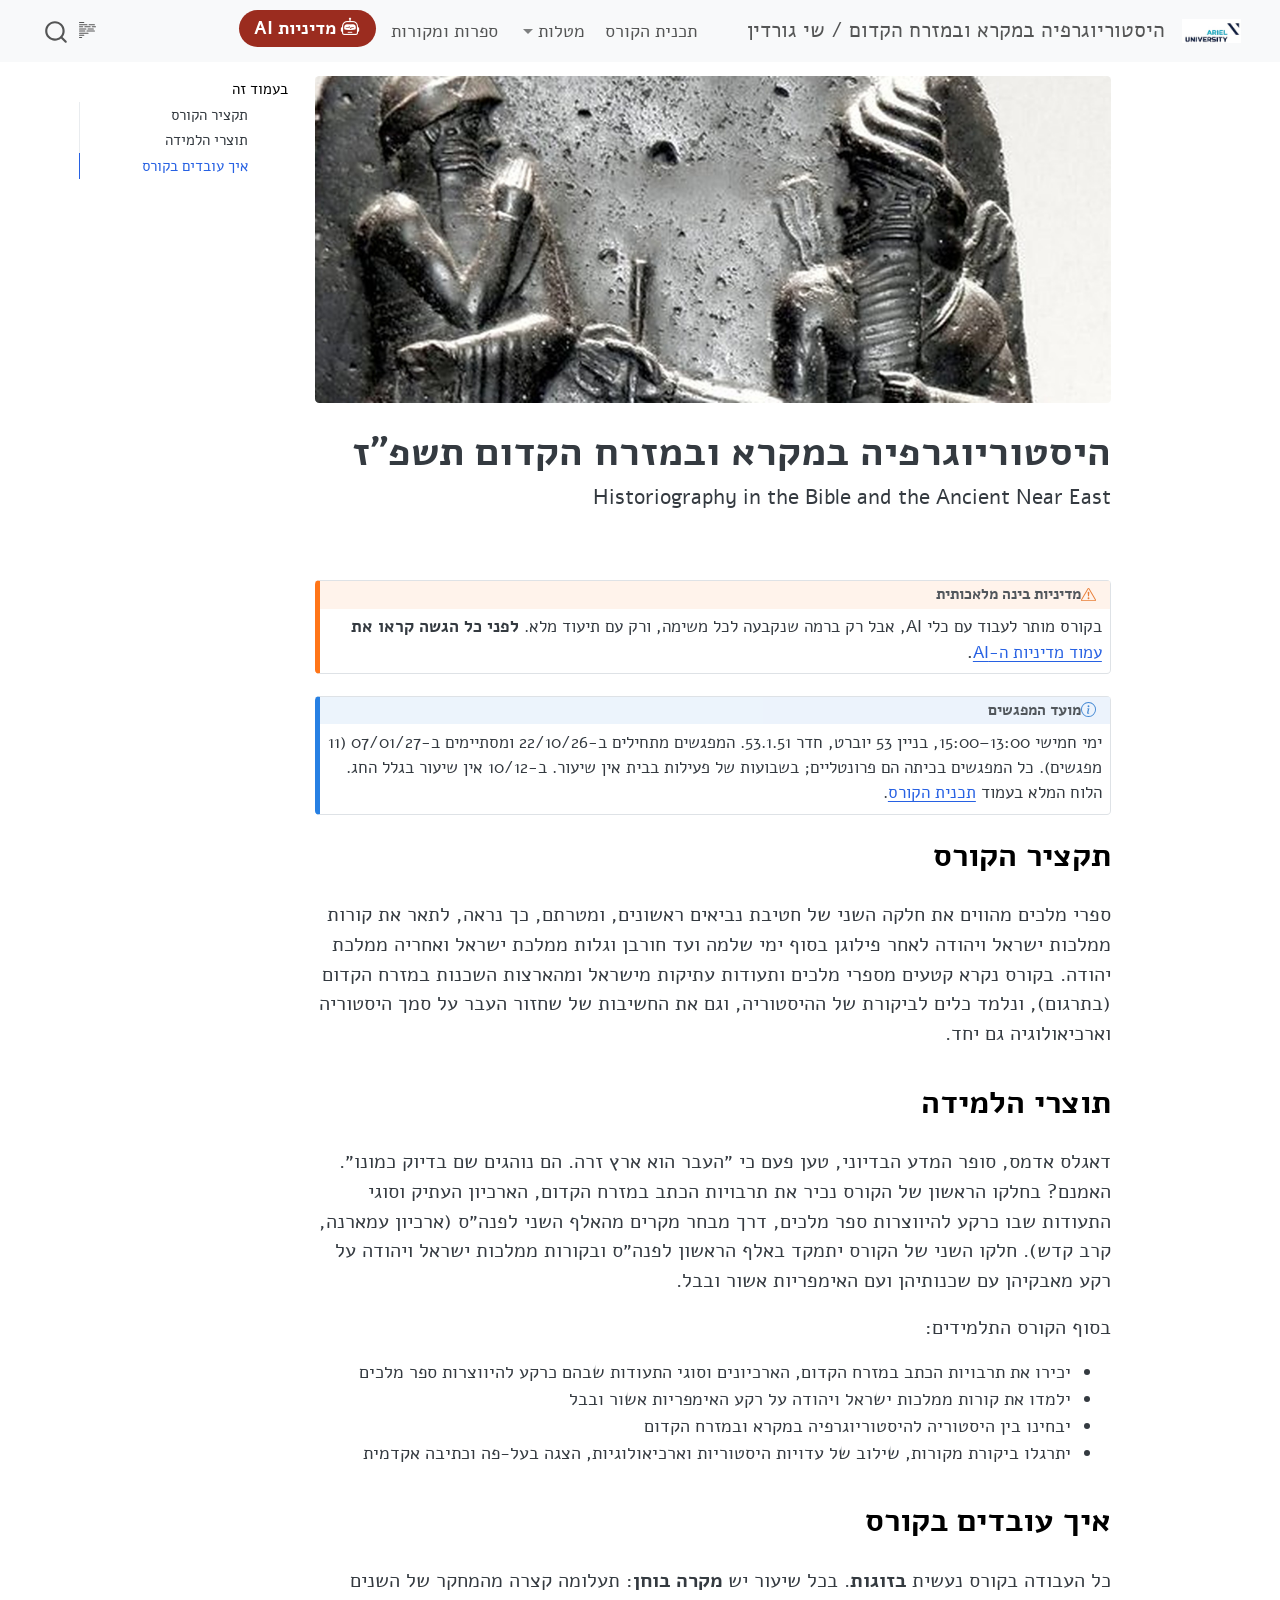
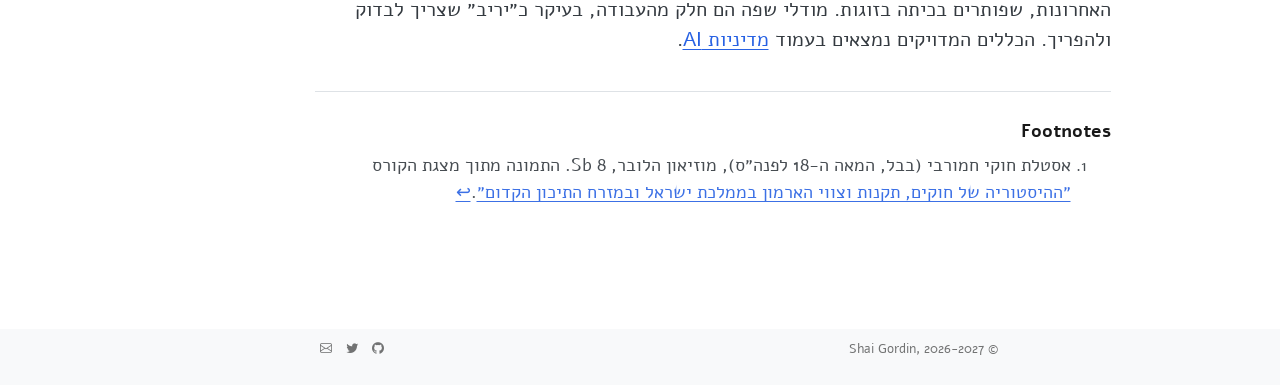
<file: docs/index.html>
<!DOCTYPE html>
<html xmlns="http://www.w3.org/1999/xhtml" lang="en" xml:lang="en"><head>

<meta charset="utf-8">
<meta name="generator" content="quarto-1.7.32">

<meta name="viewport" content="width=device-width, initial-scale=1.0, user-scalable=yes">


<title>היסטוריוגרפיה במקרא ובמזרח הקדום תשפ״ז – היסטוריוגרפיה במקרא ובמזרח הקדום / שי גורדין</title>
<style>
code{white-space: pre-wrap;}
span.smallcaps{font-variant: small-caps;}
div.columns{display: flex; gap: min(4vw, 1.5em);}
div.column{flex: auto; overflow-x: auto;}
div.hanging-indent{margin-left: 1.5em; text-indent: -1.5em;}
ul.task-list{list-style: none;}
ul.task-list li input[type="checkbox"] {
  width: 0.8em;
  margin: 0 0.8em 0.2em -1em; /* quarto-specific, see https://github.com/quarto-dev/quarto-cli/issues/4556 */ 
  vertical-align: middle;
}
</style>


<script src="site_libs/quarto-nav/quarto-nav.js"></script>
<script src="site_libs/quarto-nav/headroom.min.js"></script>
<script src="site_libs/clipboard/clipboard.min.js"></script>
<script src="site_libs/quarto-search/autocomplete.umd.js"></script>
<script src="site_libs/quarto-search/fuse.min.js"></script>
<script src="site_libs/quarto-search/quarto-search.js"></script>
<meta name="quarto:offset" content="./">
<link href="./ariel_logo_navbar.png" rel="icon" type="image/png">
<script src="site_libs/quarto-html/quarto.js" type="module"></script>
<script src="site_libs/quarto-html/tabsets/tabsets.js" type="module"></script>
<script src="site_libs/quarto-html/popper.min.js"></script>
<script src="site_libs/quarto-html/tippy.umd.min.js"></script>
<link href="site_libs/quarto-html/tippy.css" rel="stylesheet">
<link href="site_libs/quarto-html/quarto-syntax-highlighting-37eea08aefeeee20ff55810ff984fec1.css" rel="stylesheet" id="quarto-text-highlighting-styles">
<script src="site_libs/bootstrap/bootstrap.min.js"></script>
<link href="site_libs/bootstrap/bootstrap-icons.css" rel="stylesheet">
<link href="site_libs/bootstrap/bootstrap-2af889ba3ca165690db3b646b9a460ef.min.css" rel="stylesheet" append-hash="true" id="quarto-bootstrap" data-mode="light">
<script id="quarto-search-options" type="application/json">{
  "location": "navbar",
  "copy-button": false,
  "collapse-after": 3,
  "panel-placement": "end",
  "type": "overlay",
  "limit": 50,
  "keyboard-shortcut": [
    "f",
    "/",
    "s"
  ],
  "show-item-context": false,
  "language": {
    "search-no-results-text": "No results",
    "search-matching-documents-text": "matching documents",
    "search-copy-link-title": "Copy link to search",
    "search-hide-matches-text": "Hide additional matches",
    "search-more-match-text": "more match in this document",
    "search-more-matches-text": "more matches in this document",
    "search-clear-button-title": "Clear",
    "search-text-placeholder": "",
    "search-detached-cancel-button-title": "Cancel",
    "search-submit-button-title": "Submit",
    "search-label": "Search"
  }
}</script>
<link rel="preconnect" href="https://fonts.googleapis.com">
<link rel="preconnect" href="https://fonts.gstatic.com" crossorigin="">
<link href="https://fonts.googleapis.com/css2?family=Alef:wght@400;700&amp;display=swap" rel="stylesheet">


<link rel="stylesheet" href="styles.css">
<link rel="stylesheet" href="ai.css">
<meta property="og:title" content="היסטוריוגרפיה במקרא ובמזרח הקדום תשפ״ז – היסטוריוגרפיה במקרא ובמזרח הקדום / שי גורדין">
<meta property="og:description" content="Historiography in the Bible and the Ancient Near East">
<meta property="og:image" content="hammurabi-banner.jpg">
<meta property="og:site_name" content="היסטוריוגרפיה במקרא ובמזרח הקדום / שי גורדין">
</head>

<body class="nav-fixed quarto-light">

<div id="quarto-search-results"></div>
  <header id="quarto-header" class="headroom fixed-top">
    <nav class="navbar navbar-expand-lg " data-bs-theme="dark">
      <div class="navbar-container container-fluid">
      <div class="navbar-brand-container mx-auto">
    <a href="./index.html" class="navbar-brand navbar-brand-logo">
    <img src="./ariel_logo_navbar.png" alt="" class="navbar-logo">
    </a>
    <a class="navbar-brand" href="./index.html">
    <span class="navbar-title">היסטוריוגרפיה במקרא ובמזרח הקדום / שי גורדין</span>
    </a>
  </div>
            <div id="quarto-search" class="" title="Search"></div>
          <button class="navbar-toggler" type="button" data-bs-toggle="collapse" data-bs-target="#navbarCollapse" aria-controls="navbarCollapse" role="menu" aria-expanded="false" aria-label="Toggle navigation" onclick="if (window.quartoToggleHeadroom) { window.quartoToggleHeadroom(); }">
  <span class="navbar-toggler-icon"></span>
</button>
          <div class="collapse navbar-collapse" id="navbarCollapse">
            <ul class="navbar-nav navbar-nav-scroll ms-auto">
  <li class="nav-item">
    <a class="nav-link" href="./about.html"> 
<span class="menu-text">תכנית הקורס</span></a>
  </li>  
  <li class="nav-item dropdown ">
    <a class="nav-link dropdown-toggle" href="#" id="nav-menu-" role="link" data-bs-toggle="dropdown" aria-expanded="false">
 <span class="menu-text">מטלות</span>
    </a>
    <ul class="dropdown-menu dropdown-menu-end" aria-labelledby="nav-menu-">    
        <li>
    <a class="dropdown-item" href="./assignments/index.html">
 <span class="dropdown-text">מרכיבי הציון</span></a>
  </li>  
        <li>
    <a class="dropdown-item" href="./assignments/lightning-talk.html">
 <span class="dropdown-text">הרצאת בזק: גרסה מול גרסה</span></a>
  </li>  
        <li>
    <a class="dropdown-item" href="./assignments/home-task.html">
 <span class="dropdown-text">משימת בית: העד המסויג</span></a>
  </li>  
        <li>
    <a class="dropdown-item" href="./assignments/final-project.html">
 <span class="dropdown-text">תיק היסטוריוגרפי</span></a>
  </li>  
    </ul>
  </li>
  <li class="nav-item">
    <a class="nav-link" href="./literature.html"> 
<span class="menu-text">ספרות ומקורות</span></a>
  </li>  
  <li class="nav-item">
    <a class="nav-link" href="./ai-policy.html"> <i class="bi bi-robot" role="img">
</i> 
<span class="menu-text">מדיניות AI</span></a>
  </li>  
</ul>
          </div> <!-- /navcollapse -->
            <div class="quarto-navbar-tools">
  <a href="" class="quarto-reader-toggle quarto-navigation-tool px-1" onclick="window.quartoToggleReader(); return false;" title="Toggle reader mode">
  <div class="quarto-reader-toggle-btn">
  <i class="bi"></i>
  </div>
</a>
</div>
      </div> <!-- /container-fluid -->
    </nav>
</header>
<!-- content -->
<div id="quarto-content" class="quarto-container page-columns page-rows-contents page-layout-article page-navbar">
<!-- sidebar -->
<!-- margin-sidebar -->
    <div id="quarto-margin-sidebar" class="sidebar margin-sidebar">
        <nav id="TOC" role="doc-toc" class="toc-active">
    <h2 id="toc-title">בעמוד זה</h2>
  <ul>
  <li><a href="#תקציר-הקורס" id="toc-תקציר-הקורס" class="nav-link active" data-scroll-target="#תקציר-הקורס">תקציר הקורס</a></li>
  <li><a href="#תוצרי-הלמידה" id="toc-תוצרי-הלמידה" class="nav-link" data-scroll-target="#תוצרי-הלמידה">תוצרי הלמידה</a></li>
  <li><a href="#איך-עובדים-בקורס" id="toc-איך-עובדים-בקורס" class="nav-link" data-scroll-target="#איך-עובדים-בקורס">איך עובדים בקורס</a></li>
  </ul>
</nav>
    </div>
<!-- main -->
<div class="quarto-about-marquee">
  <div class="about-image-container">
    <img src="hammurabi-banner.jpg" class="about-image
  rounded " style="width: 100%;">
  </div>
  <div class="about-contents">
    <header id="title-block-header" class="quarto-title-block default">
<div class="quarto-title">
<h1 class="title">היסטוריוגרפיה במקרא ובמזרח הקדום תשפ״ז</h1>
<p class="subtitle lead">Historiography in the Bible and the Ancient Near East</p>
</div>
<div class="quarto-title-meta">
  </div>
</header> <main class="content" id="quarto-document-content">

<div class="callout callout-style-default callout-warning callout-titled">
<div class="callout-header d-flex align-content-center">
<div class="callout-icon-container">
<i class="callout-icon"></i>
</div>
<div class="callout-title-container flex-fill">
מדיניות בינה מלאכותית
</div>
</div>
<div class="callout-body-container callout-body">
<p>בקורס מותר לעבוד עם כלי AI, אבל רק ברמה שנקבעה לכל משימה, ורק עם תיעוד מלא. <strong>לפני כל הגשה קראו את <a href="./ai-policy.html">עמוד מדיניות ה-AI</a>.</strong></p>
</div>
</div>
<div class="callout callout-style-default callout-note callout-titled">
<div class="callout-header d-flex align-content-center">
<div class="callout-icon-container">
<i class="callout-icon"></i>
</div>
<div class="callout-title-container flex-fill">
מועד המפגשים
</div>
</div>
<div class="callout-body-container callout-body">
<p>ימי חמישי 13:00–15:00, בניין 53 יוברט, חדר 53.1.51. המפגשים מתחילים ב-22/10/26 ומסתיימים ב-07/01/27 (11 מפגשים). כל המפגשים בכיתה הם פרונטליים; בשבועות של פעילות בבית אין שיעור. ב-10/12 אין שיעור בגלל החג. הלוח המלא בעמוד <a href="./about.html">תכנית הקורס</a>.</p>
</div>
</div>
<section id="תקציר-הקורס" class="level2">
<h2 data-anchor-id="תקציר-הקורס">תקציר הקורס</h2>
<p>ספרי מלכים מהווים את חלקה השני של חטיבת נביאים ראשונים, ומטרתם, כך נראה, לתאר את קורות ממלכות ישראל ויהודה לאחר פילוגן בסוף ימי שלמה ועד חורבן וגלות ממלכת ישראל ואחריה ממלכת יהודה. בקורס נקרא קטעים מספרי מלכים ותעודות עתיקות מישראל ומהארצות השכנות במזרח הקדום (בתרגום), ונלמד כלים לביקורת של ההיסטוריה, וגם את החשיבות של שחזור העבר על סמך היסטוריה וארכיאולוגיה גם יחד.</p>
</section>
<section id="תוצרי-הלמידה" class="level2">
<h2 data-anchor-id="תוצרי-הלמידה">תוצרי הלמידה</h2>
<p>דאגלס אדמס, סופר המדע הבדיוני, טען פעם כי ״העבר הוא ארץ זרה. הם נוהגים שם בדיוק כמונו״. האמנם? בחלקו הראשון של הקורס נכיר את תרבויות הכתב במזרח הקדום, הארכיון העתיק וסוגי התעודות שבו כרקע להיווצרות ספר מלכים, דרך מבחר מקרים מהאלף השני לפנה״ס (ארכיון עמארנה, קרב קדש). חלקו השני של הקורס יתמקד באלף הראשון לפנה״ס ובקורות ממלכות ישראל ויהודה על רקע מאבקיהן עם שכנותיהן ועם האימפריות אשור ובבל.</p>
<p>בסוף הקורס התלמידים:</p>
<ul>
<li>יכירו את תרבויות הכתב במזרח הקדום, הארכיונים וסוגי התעודות שבהם כרקע להיווצרות ספר מלכים</li>
<li>ילמדו את קורות ממלכות ישראל ויהודה על רקע האימפריות אשור ובבל</li>
<li>יבחינו בין היסטוריה להיסטוריוגרפיה במקרא ובמזרח הקדום</li>
<li>יתרגלו ביקורת מקורות, שילוב של עדויות היסטוריות וארכיאולוגיות, הצגה בעל-פה וכתיבה אקדמית</li>
</ul>
</section>
<section id="איך-עובדים-בקורס" class="level2">
<h2 data-anchor-id="איך-עובדים-בקורס">איך עובדים בקורס</h2>
<p>כל העבודה בקורס נעשית <strong>בזוגות</strong>. בכל שיעור יש <strong>מקרה בוחן</strong>: תעלומה קצרה מהמחקר של השנים האחרונות, שפותרים בכיתה בזוגות. מודלי שפה הם חלק מהעבודה, בעיקר כ״יריב״ שצריך לבדוק ולהפריך. הכללים המדויקים נמצאים בעמוד <a href="./ai-policy.html">מדיניות AI</a>.</p>


</section>

<div id="quarto-appendix" class="default"><section id="footnotes" class="footnotes footnotes-end-of-document" role="doc-endnotes"><h2 class="anchored quarto-appendix-heading">Footnotes</h2>

<ol>
<li id="fn1"><p>אסטלת חוקי חמורבי (בבל, המאה ה-18 לפנה״ס), מוזיאון הלובר, Sb 8. התמונה מתוך מצגת הקורס <a href="https://docs.google.com/presentation/d/1XcKcKLIlpZsgv1EchIPNQfspuCPRP8U2S4rAn2V4Wpk/edit?usp=sharing">״ההיסטוריה של חוקים, תקנות וצווי הארמון בממלכת ישראל ובמזרח התיכון הקדום״</a>.<a href="#fnref1" class="footnote-back" role="doc-backlink">↩︎</a></p></li>
</ol>
</section></div></main> 
  </div>
</div>
 <!-- /main -->
<script id="quarto-html-after-body" type="application/javascript">
  window.document.addEventListener("DOMContentLoaded", function (event) {
    const isCodeAnnotation = (el) => {
      for (const clz of el.classList) {
        if (clz.startsWith('code-annotation-')) {                     
          return true;
        }
      }
      return false;
    }
    const onCopySuccess = function(e) {
      // button target
      const button = e.trigger;
      // don't keep focus
      button.blur();
      // flash "checked"
      button.classList.add('code-copy-button-checked');
      var currentTitle = button.getAttribute("title");
      button.setAttribute("title", "Copied!");
      let tooltip;
      if (window.bootstrap) {
        button.setAttribute("data-bs-toggle", "tooltip");
        button.setAttribute("data-bs-placement", "left");
        button.setAttribute("data-bs-title", "Copied!");
        tooltip = new bootstrap.Tooltip(button, 
          { trigger: "manual", 
            customClass: "code-copy-button-tooltip",
            offset: [0, -8]});
        tooltip.show();    
      }
      setTimeout(function() {
        if (tooltip) {
          tooltip.hide();
          button.removeAttribute("data-bs-title");
          button.removeAttribute("data-bs-toggle");
          button.removeAttribute("data-bs-placement");
        }
        button.setAttribute("title", currentTitle);
        button.classList.remove('code-copy-button-checked');
      }, 1000);
      // clear code selection
      e.clearSelection();
    }
    const getTextToCopy = function(trigger) {
        const codeEl = trigger.previousElementSibling.cloneNode(true);
        for (const childEl of codeEl.children) {
          if (isCodeAnnotation(childEl)) {
            childEl.remove();
          }
        }
        return codeEl.innerText;
    }
    const clipboard = new window.ClipboardJS('.code-copy-button:not([data-in-quarto-modal])', {
      text: getTextToCopy
    });
    clipboard.on('success', onCopySuccess);
    if (window.document.getElementById('quarto-embedded-source-code-modal')) {
      const clipboardModal = new window.ClipboardJS('.code-copy-button[data-in-quarto-modal]', {
        text: getTextToCopy,
        container: window.document.getElementById('quarto-embedded-source-code-modal')
      });
      clipboardModal.on('success', onCopySuccess);
    }
      var localhostRegex = new RegExp(/^(?:http|https):\/\/localhost\:?[0-9]*\//);
      var mailtoRegex = new RegExp(/^mailto:/);
        var filterRegex = new RegExp('/' + window.location.host + '/');
      var isInternal = (href) => {
          return filterRegex.test(href) || localhostRegex.test(href) || mailtoRegex.test(href);
      }
      // Inspect non-navigation links and adorn them if external
     var links = window.document.querySelectorAll('a[href]:not(.nav-link):not(.navbar-brand):not(.toc-action):not(.sidebar-link):not(.sidebar-item-toggle):not(.pagination-link):not(.no-external):not([aria-hidden]):not(.dropdown-item):not(.quarto-navigation-tool):not(.about-link)');
      for (var i=0; i<links.length; i++) {
        const link = links[i];
        if (!isInternal(link.href)) {
          // undo the damage that might have been done by quarto-nav.js in the case of
          // links that we want to consider external
          if (link.dataset.originalHref !== undefined) {
            link.href = link.dataset.originalHref;
          }
        }
      }
    function tippyHover(el, contentFn, onTriggerFn, onUntriggerFn) {
      const config = {
        allowHTML: true,
        maxWidth: 500,
        delay: 100,
        arrow: false,
        appendTo: function(el) {
            return el.parentElement;
        },
        interactive: true,
        interactiveBorder: 10,
        theme: 'quarto',
        placement: 'bottom-start',
      };
      if (contentFn) {
        config.content = contentFn;
      }
      if (onTriggerFn) {
        config.onTrigger = onTriggerFn;
      }
      if (onUntriggerFn) {
        config.onUntrigger = onUntriggerFn;
      }
      window.tippy(el, config); 
    }
    const noterefs = window.document.querySelectorAll('a[role="doc-noteref"]');
    for (var i=0; i<noterefs.length; i++) {
      const ref = noterefs[i];
      tippyHover(ref, function() {
        // use id or data attribute instead here
        let href = ref.getAttribute('data-footnote-href') || ref.getAttribute('href');
        try { href = new URL(href).hash; } catch {}
        const id = href.replace(/^#\/?/, "");
        const note = window.document.getElementById(id);
        if (note) {
          return note.innerHTML;
        } else {
          return "";
        }
      });
    }
    const xrefs = window.document.querySelectorAll('a.quarto-xref');
    const processXRef = (id, note) => {
      // Strip column container classes
      const stripColumnClz = (el) => {
        el.classList.remove("page-full", "page-columns");
        if (el.children) {
          for (const child of el.children) {
            stripColumnClz(child);
          }
        }
      }
      stripColumnClz(note)
      if (id === null || id.startsWith('sec-')) {
        // Special case sections, only their first couple elements
        const container = document.createElement("div");
        if (note.children && note.children.length > 2) {
          container.appendChild(note.children[0].cloneNode(true));
          for (let i = 1; i < note.children.length; i++) {
            const child = note.children[i];
            if (child.tagName === "P" && child.innerText === "") {
              continue;
            } else {
              container.appendChild(child.cloneNode(true));
              break;
            }
          }
          if (window.Quarto?.typesetMath) {
            window.Quarto.typesetMath(container);
          }
          return container.innerHTML
        } else {
          if (window.Quarto?.typesetMath) {
            window.Quarto.typesetMath(note);
          }
          return note.innerHTML;
        }
      } else {
        // Remove any anchor links if they are present
        const anchorLink = note.querySelector('a.anchorjs-link');
        if (anchorLink) {
          anchorLink.remove();
        }
        if (window.Quarto?.typesetMath) {
          window.Quarto.typesetMath(note);
        }
        if (note.classList.contains("callout")) {
          return note.outerHTML;
        } else {
          return note.innerHTML;
        }
      }
    }
    for (var i=0; i<xrefs.length; i++) {
      const xref = xrefs[i];
      tippyHover(xref, undefined, function(instance) {
        instance.disable();
        let url = xref.getAttribute('href');
        let hash = undefined; 
        if (url.startsWith('#')) {
          hash = url;
        } else {
          try { hash = new URL(url).hash; } catch {}
        }
        if (hash) {
          const id = hash.replace(/^#\/?/, "");
          const note = window.document.getElementById(id);
          if (note !== null) {
            try {
              const html = processXRef(id, note.cloneNode(true));
              instance.setContent(html);
            } finally {
              instance.enable();
              instance.show();
            }
          } else {
            // See if we can fetch this
            fetch(url.split('#')[0])
            .then(res => res.text())
            .then(html => {
              const parser = new DOMParser();
              const htmlDoc = parser.parseFromString(html, "text/html");
              const note = htmlDoc.getElementById(id);
              if (note !== null) {
                const html = processXRef(id, note);
                instance.setContent(html);
              } 
            }).finally(() => {
              instance.enable();
              instance.show();
            });
          }
        } else {
          // See if we can fetch a full url (with no hash to target)
          // This is a special case and we should probably do some content thinning / targeting
          fetch(url)
          .then(res => res.text())
          .then(html => {
            const parser = new DOMParser();
            const htmlDoc = parser.parseFromString(html, "text/html");
            const note = htmlDoc.querySelector('main.content');
            if (note !== null) {
              // This should only happen for chapter cross references
              // (since there is no id in the URL)
              // remove the first header
              if (note.children.length > 0 && note.children[0].tagName === "HEADER") {
                note.children[0].remove();
              }
              const html = processXRef(null, note);
              instance.setContent(html);
            } 
          }).finally(() => {
            instance.enable();
            instance.show();
          });
        }
      }, function(instance) {
      });
    }
        let selectedAnnoteEl;
        const selectorForAnnotation = ( cell, annotation) => {
          let cellAttr = 'data-code-cell="' + cell + '"';
          let lineAttr = 'data-code-annotation="' +  annotation + '"';
          const selector = 'span[' + cellAttr + '][' + lineAttr + ']';
          return selector;
        }
        const selectCodeLines = (annoteEl) => {
          const doc = window.document;
          const targetCell = annoteEl.getAttribute("data-target-cell");
          const targetAnnotation = annoteEl.getAttribute("data-target-annotation");
          const annoteSpan = window.document.querySelector(selectorForAnnotation(targetCell, targetAnnotation));
          const lines = annoteSpan.getAttribute("data-code-lines").split(",");
          const lineIds = lines.map((line) => {
            return targetCell + "-" + line;
          })
          let top = null;
          let height = null;
          let parent = null;
          if (lineIds.length > 0) {
              //compute the position of the single el (top and bottom and make a div)
              const el = window.document.getElementById(lineIds[0]);
              top = el.offsetTop;
              height = el.offsetHeight;
              parent = el.parentElement.parentElement;
            if (lineIds.length > 1) {
              const lastEl = window.document.getElementById(lineIds[lineIds.length - 1]);
              const bottom = lastEl.offsetTop + lastEl.offsetHeight;
              height = bottom - top;
            }
            if (top !== null && height !== null && parent !== null) {
              // cook up a div (if necessary) and position it 
              let div = window.document.getElementById("code-annotation-line-highlight");
              if (div === null) {
                div = window.document.createElement("div");
                div.setAttribute("id", "code-annotation-line-highlight");
                div.style.position = 'absolute';
                parent.appendChild(div);
              }
              div.style.top = top - 2 + "px";
              div.style.height = height + 4 + "px";
              div.style.left = 0;
              let gutterDiv = window.document.getElementById("code-annotation-line-highlight-gutter");
              if (gutterDiv === null) {
                gutterDiv = window.document.createElement("div");
                gutterDiv.setAttribute("id", "code-annotation-line-highlight-gutter");
                gutterDiv.style.position = 'absolute';
                const codeCell = window.document.getElementById(targetCell);
                const gutter = codeCell.querySelector('.code-annotation-gutter');
                gutter.appendChild(gutterDiv);
              }
              gutterDiv.style.top = top - 2 + "px";
              gutterDiv.style.height = height + 4 + "px";
            }
            selectedAnnoteEl = annoteEl;
          }
        };
        const unselectCodeLines = () => {
          const elementsIds = ["code-annotation-line-highlight", "code-annotation-line-highlight-gutter"];
          elementsIds.forEach((elId) => {
            const div = window.document.getElementById(elId);
            if (div) {
              div.remove();
            }
          });
          selectedAnnoteEl = undefined;
        };
          // Handle positioning of the toggle
      window.addEventListener(
        "resize",
        throttle(() => {
          elRect = undefined;
          if (selectedAnnoteEl) {
            selectCodeLines(selectedAnnoteEl);
          }
        }, 10)
      );
      function throttle(fn, ms) {
      let throttle = false;
      let timer;
        return (...args) => {
          if(!throttle) { // first call gets through
              fn.apply(this, args);
              throttle = true;
          } else { // all the others get throttled
              if(timer) clearTimeout(timer); // cancel #2
              timer = setTimeout(() => {
                fn.apply(this, args);
                timer = throttle = false;
              }, ms);
          }
        };
      }
        // Attach click handler to the DT
        const annoteDls = window.document.querySelectorAll('dt[data-target-cell]');
        for (const annoteDlNode of annoteDls) {
          annoteDlNode.addEventListener('click', (event) => {
            const clickedEl = event.target;
            if (clickedEl !== selectedAnnoteEl) {
              unselectCodeLines();
              const activeEl = window.document.querySelector('dt[data-target-cell].code-annotation-active');
              if (activeEl) {
                activeEl.classList.remove('code-annotation-active');
              }
              selectCodeLines(clickedEl);
              clickedEl.classList.add('code-annotation-active');
            } else {
              // Unselect the line
              unselectCodeLines();
              clickedEl.classList.remove('code-annotation-active');
            }
          });
        }
    const findCites = (el) => {
      const parentEl = el.parentElement;
      if (parentEl) {
        const cites = parentEl.dataset.cites;
        if (cites) {
          return {
            el,
            cites: cites.split(' ')
          };
        } else {
          return findCites(el.parentElement)
        }
      } else {
        return undefined;
      }
    };
    var bibliorefs = window.document.querySelectorAll('a[role="doc-biblioref"]');
    for (var i=0; i<bibliorefs.length; i++) {
      const ref = bibliorefs[i];
      const citeInfo = findCites(ref);
      if (citeInfo) {
        tippyHover(citeInfo.el, function() {
          var popup = window.document.createElement('div');
          citeInfo.cites.forEach(function(cite) {
            var citeDiv = window.document.createElement('div');
            citeDiv.classList.add('hanging-indent');
            citeDiv.classList.add('csl-entry');
            var biblioDiv = window.document.getElementById('ref-' + cite);
            if (biblioDiv) {
              citeDiv.innerHTML = biblioDiv.innerHTML;
            }
            popup.appendChild(citeDiv);
          });
          return popup.innerHTML;
        });
      }
    }
  });
  </script>
</div> <!-- /content -->
<footer class="footer">
  <div class="nav-footer">
    <div class="nav-footer-left">
<p>© Shai Gordin, 2026-2027</p>
</div>   
    <div class="nav-footer-center">
      &nbsp;
    </div>
    <div class="nav-footer-right">
      <ul class="footer-items list-unstyled">
    <li class="nav-item compact">
    <a class="nav-link" href="https://github.com/shaigordin">
      <i class="bi bi-github" role="img" aria-label="Shai Gordin GitHub">
</i> 
    </a>
  </li>  
    <li class="nav-item compact">
    <a class="nav-link" href="https://twitter.com/shgordin">
      <i class="bi bi-twitter" role="img" aria-label="Shai Gordin Twitter">
</i> 
    </a>
  </li>  
    <li class="nav-item compact">
    <a class="nav-link" href="mailto:shaigo@ariel.ac.il">
      <i class="bi bi-envelope" role="img">
</i> 
    </a>
  </li>  
</ul>
    </div>
  </div>
</footer>




</body></html>
</file>
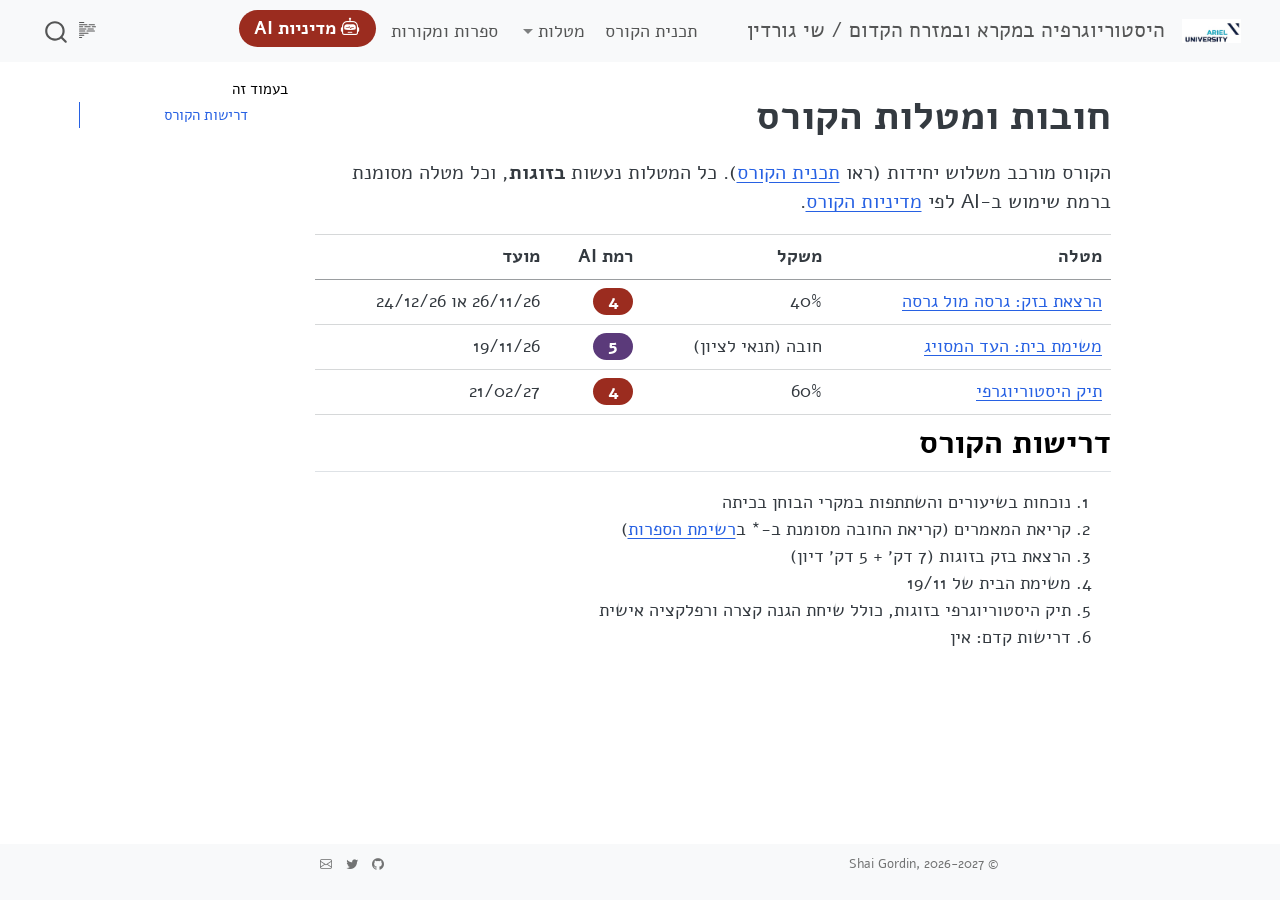
<file: docs/assignments/index.html>
<!DOCTYPE html>
<html xmlns="http://www.w3.org/1999/xhtml" lang="en" xml:lang="en"><head>

<meta charset="utf-8">
<meta name="generator" content="quarto-1.7.32">

<meta name="viewport" content="width=device-width, initial-scale=1.0, user-scalable=yes">


<title>חובות ומטלות הקורס – היסטוריוגרפיה במקרא ובמזרח הקדום / שי גורדין</title>
<style>
code{white-space: pre-wrap;}
span.smallcaps{font-variant: small-caps;}
div.columns{display: flex; gap: min(4vw, 1.5em);}
div.column{flex: auto; overflow-x: auto;}
div.hanging-indent{margin-left: 1.5em; text-indent: -1.5em;}
ul.task-list{list-style: none;}
ul.task-list li input[type="checkbox"] {
  width: 0.8em;
  margin: 0 0.8em 0.2em -1em; /* quarto-specific, see https://github.com/quarto-dev/quarto-cli/issues/4556 */ 
  vertical-align: middle;
}
</style>


<script src="../site_libs/quarto-nav/quarto-nav.js"></script>
<script src="../site_libs/quarto-nav/headroom.min.js"></script>
<script src="../site_libs/clipboard/clipboard.min.js"></script>
<script src="../site_libs/quarto-search/autocomplete.umd.js"></script>
<script src="../site_libs/quarto-search/fuse.min.js"></script>
<script src="../site_libs/quarto-search/quarto-search.js"></script>
<meta name="quarto:offset" content="../">
<link href="../ariel_logo_navbar.png" rel="icon" type="image/png">
<script src="../site_libs/quarto-html/quarto.js" type="module"></script>
<script src="../site_libs/quarto-html/tabsets/tabsets.js" type="module"></script>
<script src="../site_libs/quarto-html/popper.min.js"></script>
<script src="../site_libs/quarto-html/tippy.umd.min.js"></script>
<script src="../site_libs/quarto-html/anchor.min.js"></script>
<link href="../site_libs/quarto-html/tippy.css" rel="stylesheet">
<link href="../site_libs/quarto-html/quarto-syntax-highlighting-37eea08aefeeee20ff55810ff984fec1.css" rel="stylesheet" id="quarto-text-highlighting-styles">
<script src="../site_libs/bootstrap/bootstrap.min.js"></script>
<link href="../site_libs/bootstrap/bootstrap-icons.css" rel="stylesheet">
<link href="../site_libs/bootstrap/bootstrap-2af889ba3ca165690db3b646b9a460ef.min.css" rel="stylesheet" append-hash="true" id="quarto-bootstrap" data-mode="light">
<script id="quarto-search-options" type="application/json">{
  "location": "navbar",
  "copy-button": false,
  "collapse-after": 3,
  "panel-placement": "end",
  "type": "overlay",
  "limit": 50,
  "keyboard-shortcut": [
    "f",
    "/",
    "s"
  ],
  "show-item-context": false,
  "language": {
    "search-no-results-text": "No results",
    "search-matching-documents-text": "matching documents",
    "search-copy-link-title": "Copy link to search",
    "search-hide-matches-text": "Hide additional matches",
    "search-more-match-text": "more match in this document",
    "search-more-matches-text": "more matches in this document",
    "search-clear-button-title": "Clear",
    "search-text-placeholder": "",
    "search-detached-cancel-button-title": "Cancel",
    "search-submit-button-title": "Submit",
    "search-label": "Search"
  }
}</script>
<link rel="preconnect" href="https://fonts.googleapis.com">
<link rel="preconnect" href="https://fonts.gstatic.com" crossorigin="">
<link href="https://fonts.googleapis.com/css2?family=Alef:wght@400;700&amp;display=swap" rel="stylesheet">


<link rel="stylesheet" href="../styles.css">
<link rel="stylesheet" href="../ai.css">
<meta property="og:title" content="חובות ומטלות הקורס – היסטוריוגרפיה במקרא ובמזרח הקדום / שי גורדין">
<meta property="og:description" content="">
<meta property="og:site_name" content="היסטוריוגרפיה במקרא ובמזרח הקדום / שי גורדין">
</head>

<body class="nav-fixed quarto-light">

<div id="quarto-search-results"></div>
  <header id="quarto-header" class="headroom fixed-top">
    <nav class="navbar navbar-expand-lg " data-bs-theme="dark">
      <div class="navbar-container container-fluid">
      <div class="navbar-brand-container mx-auto">
    <a href="../index.html" class="navbar-brand navbar-brand-logo">
    <img src="../ariel_logo_navbar.png" alt="" class="navbar-logo">
    </a>
    <a class="navbar-brand" href="../index.html">
    <span class="navbar-title">היסטוריוגרפיה במקרא ובמזרח הקדום / שי גורדין</span>
    </a>
  </div>
            <div id="quarto-search" class="" title="Search"></div>
          <button class="navbar-toggler" type="button" data-bs-toggle="collapse" data-bs-target="#navbarCollapse" aria-controls="navbarCollapse" role="menu" aria-expanded="false" aria-label="Toggle navigation" onclick="if (window.quartoToggleHeadroom) { window.quartoToggleHeadroom(); }">
  <span class="navbar-toggler-icon"></span>
</button>
          <div class="collapse navbar-collapse" id="navbarCollapse">
            <ul class="navbar-nav navbar-nav-scroll ms-auto">
  <li class="nav-item">
    <a class="nav-link" href="../about.html"> 
<span class="menu-text">תכנית הקורס</span></a>
  </li>  
  <li class="nav-item dropdown ">
    <a class="nav-link dropdown-toggle" href="#" id="nav-menu-" role="link" data-bs-toggle="dropdown" aria-expanded="false">
 <span class="menu-text">מטלות</span>
    </a>
    <ul class="dropdown-menu dropdown-menu-end" aria-labelledby="nav-menu-">    
        <li>
    <a class="dropdown-item" href="../assignments/index.html">
 <span class="dropdown-text">מרכיבי הציון</span></a>
  </li>  
        <li>
    <a class="dropdown-item" href="../assignments/lightning-talk.html">
 <span class="dropdown-text">הרצאת בזק: גרסה מול גרסה</span></a>
  </li>  
        <li>
    <a class="dropdown-item" href="../assignments/home-task.html">
 <span class="dropdown-text">משימת בית: העד המסויג</span></a>
  </li>  
        <li>
    <a class="dropdown-item" href="../assignments/final-project.html">
 <span class="dropdown-text">תיק היסטוריוגרפי</span></a>
  </li>  
    </ul>
  </li>
  <li class="nav-item">
    <a class="nav-link" href="../literature.html"> 
<span class="menu-text">ספרות ומקורות</span></a>
  </li>  
  <li class="nav-item">
    <a class="nav-link" href="../ai-policy.html"> <i class="bi bi-robot" role="img">
</i> 
<span class="menu-text">מדיניות AI</span></a>
  </li>  
</ul>
          </div> <!-- /navcollapse -->
            <div class="quarto-navbar-tools">
  <a href="" class="quarto-reader-toggle quarto-navigation-tool px-1" onclick="window.quartoToggleReader(); return false;" title="Toggle reader mode">
  <div class="quarto-reader-toggle-btn">
  <i class="bi"></i>
  </div>
</a>
</div>
      </div> <!-- /container-fluid -->
    </nav>
</header>
<!-- content -->
<div id="quarto-content" class="quarto-container page-columns page-rows-contents page-layout-article page-navbar">
<!-- sidebar -->
<!-- margin-sidebar -->
    <div id="quarto-margin-sidebar" class="sidebar margin-sidebar">
        <nav id="TOC" role="doc-toc" class="toc-active">
    <h2 id="toc-title">בעמוד זה</h2>
   
  <ul>
  <li><a href="#דרישות-הקורס" id="toc-דרישות-הקורס" class="nav-link active" data-scroll-target="#דרישות-הקורס">דרישות הקורס</a></li>
  </ul>
</nav>
    </div>
<!-- main -->
<main class="content" id="quarto-document-content">

<header id="title-block-header" class="quarto-title-block default">
<div class="quarto-title">
<h1 class="title">חובות ומטלות הקורס</h1>
</div>



<div class="quarto-title-meta">

    
  
    
  </div>
  


</header>


<p>הקורס מורכב משלוש יחידות (ראו <a href="../about.html">תכנית הקורס</a>). כל המטלות נעשות <strong>בזוגות</strong>, וכל מטלה מסומנת ברמת שימוש ב-AI לפי <a href="../ai-policy.html">מדיניות הקורס</a>.</p>
<table class="caption-top table">
<thead>
<tr class="header">
<th>מטלה</th>
<th style="text-align: center;">משקל</th>
<th style="text-align: center;">רמת AI</th>
<th>מועד</th>
</tr>
</thead>
<tbody>
<tr class="odd">
<td><a href="../assignments/lightning-talk.html">הרצאת בזק: גרסה מול גרסה</a></td>
<td style="text-align: center;">40%</td>
<td style="text-align: center;"><span class="lvl lvl-4">4</span></td>
<td>26/11/26 או 24/12/26</td>
</tr>
<tr class="even">
<td><a href="../assignments/home-task.html">משימת בית: העד המסויג</a></td>
<td style="text-align: center;">חובה (תנאי לציון)</td>
<td style="text-align: center;"><span class="lvl lvl-5">5</span></td>
<td>19/11/26</td>
</tr>
<tr class="odd">
<td><a href="../assignments/final-project.html">תיק היסטוריוגרפי</a></td>
<td style="text-align: center;">60%</td>
<td style="text-align: center;"><span class="lvl lvl-4">4</span></td>
<td>21/02/27</td>
</tr>
</tbody>
</table>
<section id="דרישות-הקורס" class="level2">
<h2 class="anchored" data-anchor-id="דרישות-הקורס">דרישות הקורס</h2>
<ol type="1">
<li>נוכחות בשיעורים והשתתפות במקרי הבוחן בכיתה</li>
<li>קריאת המאמרים (קריאת החובה מסומנת ב-* ב<a href="../literature.html">רשימת הספרות</a>)</li>
<li>הרצאת בזק בזוגות (7 דק׳ + 5 דק׳ דיון)</li>
<li>משימת הבית של 19/11</li>
<li>תיק היסטוריוגרפי בזוגות, כולל שיחת הגנה קצרה ורפלקציה אישית</li>
<li>דרישות קדם: אין</li>
</ol>


</section>

</main> <!-- /main -->
<script id="quarto-html-after-body" type="application/javascript">
  window.document.addEventListener("DOMContentLoaded", function (event) {
    const icon = "";
    const anchorJS = new window.AnchorJS();
    anchorJS.options = {
      placement: 'right',
      icon: icon
    };
    anchorJS.add('.anchored');
    const isCodeAnnotation = (el) => {
      for (const clz of el.classList) {
        if (clz.startsWith('code-annotation-')) {                     
          return true;
        }
      }
      return false;
    }
    const onCopySuccess = function(e) {
      // button target
      const button = e.trigger;
      // don't keep focus
      button.blur();
      // flash "checked"
      button.classList.add('code-copy-button-checked');
      var currentTitle = button.getAttribute("title");
      button.setAttribute("title", "Copied!");
      let tooltip;
      if (window.bootstrap) {
        button.setAttribute("data-bs-toggle", "tooltip");
        button.setAttribute("data-bs-placement", "left");
        button.setAttribute("data-bs-title", "Copied!");
        tooltip = new bootstrap.Tooltip(button, 
          { trigger: "manual", 
            customClass: "code-copy-button-tooltip",
            offset: [0, -8]});
        tooltip.show();    
      }
      setTimeout(function() {
        if (tooltip) {
          tooltip.hide();
          button.removeAttribute("data-bs-title");
          button.removeAttribute("data-bs-toggle");
          button.removeAttribute("data-bs-placement");
        }
        button.setAttribute("title", currentTitle);
        button.classList.remove('code-copy-button-checked');
      }, 1000);
      // clear code selection
      e.clearSelection();
    }
    const getTextToCopy = function(trigger) {
        const codeEl = trigger.previousElementSibling.cloneNode(true);
        for (const childEl of codeEl.children) {
          if (isCodeAnnotation(childEl)) {
            childEl.remove();
          }
        }
        return codeEl.innerText;
    }
    const clipboard = new window.ClipboardJS('.code-copy-button:not([data-in-quarto-modal])', {
      text: getTextToCopy
    });
    clipboard.on('success', onCopySuccess);
    if (window.document.getElementById('quarto-embedded-source-code-modal')) {
      const clipboardModal = new window.ClipboardJS('.code-copy-button[data-in-quarto-modal]', {
        text: getTextToCopy,
        container: window.document.getElementById('quarto-embedded-source-code-modal')
      });
      clipboardModal.on('success', onCopySuccess);
    }
      var localhostRegex = new RegExp(/^(?:http|https):\/\/localhost\:?[0-9]*\//);
      var mailtoRegex = new RegExp(/^mailto:/);
        var filterRegex = new RegExp('/' + window.location.host + '/');
      var isInternal = (href) => {
          return filterRegex.test(href) || localhostRegex.test(href) || mailtoRegex.test(href);
      }
      // Inspect non-navigation links and adorn them if external
     var links = window.document.querySelectorAll('a[href]:not(.nav-link):not(.navbar-brand):not(.toc-action):not(.sidebar-link):not(.sidebar-item-toggle):not(.pagination-link):not(.no-external):not([aria-hidden]):not(.dropdown-item):not(.quarto-navigation-tool):not(.about-link)');
      for (var i=0; i<links.length; i++) {
        const link = links[i];
        if (!isInternal(link.href)) {
          // undo the damage that might have been done by quarto-nav.js in the case of
          // links that we want to consider external
          if (link.dataset.originalHref !== undefined) {
            link.href = link.dataset.originalHref;
          }
        }
      }
    function tippyHover(el, contentFn, onTriggerFn, onUntriggerFn) {
      const config = {
        allowHTML: true,
        maxWidth: 500,
        delay: 100,
        arrow: false,
        appendTo: function(el) {
            return el.parentElement;
        },
        interactive: true,
        interactiveBorder: 10,
        theme: 'quarto',
        placement: 'bottom-start',
      };
      if (contentFn) {
        config.content = contentFn;
      }
      if (onTriggerFn) {
        config.onTrigger = onTriggerFn;
      }
      if (onUntriggerFn) {
        config.onUntrigger = onUntriggerFn;
      }
      window.tippy(el, config); 
    }
    const noterefs = window.document.querySelectorAll('a[role="doc-noteref"]');
    for (var i=0; i<noterefs.length; i++) {
      const ref = noterefs[i];
      tippyHover(ref, function() {
        // use id or data attribute instead here
        let href = ref.getAttribute('data-footnote-href') || ref.getAttribute('href');
        try { href = new URL(href).hash; } catch {}
        const id = href.replace(/^#\/?/, "");
        const note = window.document.getElementById(id);
        if (note) {
          return note.innerHTML;
        } else {
          return "";
        }
      });
    }
    const xrefs = window.document.querySelectorAll('a.quarto-xref');
    const processXRef = (id, note) => {
      // Strip column container classes
      const stripColumnClz = (el) => {
        el.classList.remove("page-full", "page-columns");
        if (el.children) {
          for (const child of el.children) {
            stripColumnClz(child);
          }
        }
      }
      stripColumnClz(note)
      if (id === null || id.startsWith('sec-')) {
        // Special case sections, only their first couple elements
        const container = document.createElement("div");
        if (note.children && note.children.length > 2) {
          container.appendChild(note.children[0].cloneNode(true));
          for (let i = 1; i < note.children.length; i++) {
            const child = note.children[i];
            if (child.tagName === "P" && child.innerText === "") {
              continue;
            } else {
              container.appendChild(child.cloneNode(true));
              break;
            }
          }
          if (window.Quarto?.typesetMath) {
            window.Quarto.typesetMath(container);
          }
          return container.innerHTML
        } else {
          if (window.Quarto?.typesetMath) {
            window.Quarto.typesetMath(note);
          }
          return note.innerHTML;
        }
      } else {
        // Remove any anchor links if they are present
        const anchorLink = note.querySelector('a.anchorjs-link');
        if (anchorLink) {
          anchorLink.remove();
        }
        if (window.Quarto?.typesetMath) {
          window.Quarto.typesetMath(note);
        }
        if (note.classList.contains("callout")) {
          return note.outerHTML;
        } else {
          return note.innerHTML;
        }
      }
    }
    for (var i=0; i<xrefs.length; i++) {
      const xref = xrefs[i];
      tippyHover(xref, undefined, function(instance) {
        instance.disable();
        let url = xref.getAttribute('href');
        let hash = undefined; 
        if (url.startsWith('#')) {
          hash = url;
        } else {
          try { hash = new URL(url).hash; } catch {}
        }
        if (hash) {
          const id = hash.replace(/^#\/?/, "");
          const note = window.document.getElementById(id);
          if (note !== null) {
            try {
              const html = processXRef(id, note.cloneNode(true));
              instance.setContent(html);
            } finally {
              instance.enable();
              instance.show();
            }
          } else {
            // See if we can fetch this
            fetch(url.split('#')[0])
            .then(res => res.text())
            .then(html => {
              const parser = new DOMParser();
              const htmlDoc = parser.parseFromString(html, "text/html");
              const note = htmlDoc.getElementById(id);
              if (note !== null) {
                const html = processXRef(id, note);
                instance.setContent(html);
              } 
            }).finally(() => {
              instance.enable();
              instance.show();
            });
          }
        } else {
          // See if we can fetch a full url (with no hash to target)
          // This is a special case and we should probably do some content thinning / targeting
          fetch(url)
          .then(res => res.text())
          .then(html => {
            const parser = new DOMParser();
            const htmlDoc = parser.parseFromString(html, "text/html");
            const note = htmlDoc.querySelector('main.content');
            if (note !== null) {
              // This should only happen for chapter cross references
              // (since there is no id in the URL)
              // remove the first header
              if (note.children.length > 0 && note.children[0].tagName === "HEADER") {
                note.children[0].remove();
              }
              const html = processXRef(null, note);
              instance.setContent(html);
            } 
          }).finally(() => {
            instance.enable();
            instance.show();
          });
        }
      }, function(instance) {
      });
    }
        let selectedAnnoteEl;
        const selectorForAnnotation = ( cell, annotation) => {
          let cellAttr = 'data-code-cell="' + cell + '"';
          let lineAttr = 'data-code-annotation="' +  annotation + '"';
          const selector = 'span[' + cellAttr + '][' + lineAttr + ']';
          return selector;
        }
        const selectCodeLines = (annoteEl) => {
          const doc = window.document;
          const targetCell = annoteEl.getAttribute("data-target-cell");
          const targetAnnotation = annoteEl.getAttribute("data-target-annotation");
          const annoteSpan = window.document.querySelector(selectorForAnnotation(targetCell, targetAnnotation));
          const lines = annoteSpan.getAttribute("data-code-lines").split(",");
          const lineIds = lines.map((line) => {
            return targetCell + "-" + line;
          })
          let top = null;
          let height = null;
          let parent = null;
          if (lineIds.length > 0) {
              //compute the position of the single el (top and bottom and make a div)
              const el = window.document.getElementById(lineIds[0]);
              top = el.offsetTop;
              height = el.offsetHeight;
              parent = el.parentElement.parentElement;
            if (lineIds.length > 1) {
              const lastEl = window.document.getElementById(lineIds[lineIds.length - 1]);
              const bottom = lastEl.offsetTop + lastEl.offsetHeight;
              height = bottom - top;
            }
            if (top !== null && height !== null && parent !== null) {
              // cook up a div (if necessary) and position it 
              let div = window.document.getElementById("code-annotation-line-highlight");
              if (div === null) {
                div = window.document.createElement("div");
                div.setAttribute("id", "code-annotation-line-highlight");
                div.style.position = 'absolute';
                parent.appendChild(div);
              }
              div.style.top = top - 2 + "px";
              div.style.height = height + 4 + "px";
              div.style.left = 0;
              let gutterDiv = window.document.getElementById("code-annotation-line-highlight-gutter");
              if (gutterDiv === null) {
                gutterDiv = window.document.createElement("div");
                gutterDiv.setAttribute("id", "code-annotation-line-highlight-gutter");
                gutterDiv.style.position = 'absolute';
                const codeCell = window.document.getElementById(targetCell);
                const gutter = codeCell.querySelector('.code-annotation-gutter');
                gutter.appendChild(gutterDiv);
              }
              gutterDiv.style.top = top - 2 + "px";
              gutterDiv.style.height = height + 4 + "px";
            }
            selectedAnnoteEl = annoteEl;
          }
        };
        const unselectCodeLines = () => {
          const elementsIds = ["code-annotation-line-highlight", "code-annotation-line-highlight-gutter"];
          elementsIds.forEach((elId) => {
            const div = window.document.getElementById(elId);
            if (div) {
              div.remove();
            }
          });
          selectedAnnoteEl = undefined;
        };
          // Handle positioning of the toggle
      window.addEventListener(
        "resize",
        throttle(() => {
          elRect = undefined;
          if (selectedAnnoteEl) {
            selectCodeLines(selectedAnnoteEl);
          }
        }, 10)
      );
      function throttle(fn, ms) {
      let throttle = false;
      let timer;
        return (...args) => {
          if(!throttle) { // first call gets through
              fn.apply(this, args);
              throttle = true;
          } else { // all the others get throttled
              if(timer) clearTimeout(timer); // cancel #2
              timer = setTimeout(() => {
                fn.apply(this, args);
                timer = throttle = false;
              }, ms);
          }
        };
      }
        // Attach click handler to the DT
        const annoteDls = window.document.querySelectorAll('dt[data-target-cell]');
        for (const annoteDlNode of annoteDls) {
          annoteDlNode.addEventListener('click', (event) => {
            const clickedEl = event.target;
            if (clickedEl !== selectedAnnoteEl) {
              unselectCodeLines();
              const activeEl = window.document.querySelector('dt[data-target-cell].code-annotation-active');
              if (activeEl) {
                activeEl.classList.remove('code-annotation-active');
              }
              selectCodeLines(clickedEl);
              clickedEl.classList.add('code-annotation-active');
            } else {
              // Unselect the line
              unselectCodeLines();
              clickedEl.classList.remove('code-annotation-active');
            }
          });
        }
    const findCites = (el) => {
      const parentEl = el.parentElement;
      if (parentEl) {
        const cites = parentEl.dataset.cites;
        if (cites) {
          return {
            el,
            cites: cites.split(' ')
          };
        } else {
          return findCites(el.parentElement)
        }
      } else {
        return undefined;
      }
    };
    var bibliorefs = window.document.querySelectorAll('a[role="doc-biblioref"]');
    for (var i=0; i<bibliorefs.length; i++) {
      const ref = bibliorefs[i];
      const citeInfo = findCites(ref);
      if (citeInfo) {
        tippyHover(citeInfo.el, function() {
          var popup = window.document.createElement('div');
          citeInfo.cites.forEach(function(cite) {
            var citeDiv = window.document.createElement('div');
            citeDiv.classList.add('hanging-indent');
            citeDiv.classList.add('csl-entry');
            var biblioDiv = window.document.getElementById('ref-' + cite);
            if (biblioDiv) {
              citeDiv.innerHTML = biblioDiv.innerHTML;
            }
            popup.appendChild(citeDiv);
          });
          return popup.innerHTML;
        });
      }
    }
  });
  </script>
</div> <!-- /content -->
<footer class="footer">
  <div class="nav-footer">
    <div class="nav-footer-left">
<p>© Shai Gordin, 2026-2027</p>
</div>   
    <div class="nav-footer-center">
      &nbsp;
    </div>
    <div class="nav-footer-right">
      <ul class="footer-items list-unstyled">
    <li class="nav-item compact">
    <a class="nav-link" href="https://github.com/shaigordin">
      <i class="bi bi-github" role="img" aria-label="Shai Gordin GitHub">
</i> 
    </a>
  </li>  
    <li class="nav-item compact">
    <a class="nav-link" href="https://twitter.com/shgordin">
      <i class="bi bi-twitter" role="img" aria-label="Shai Gordin Twitter">
</i> 
    </a>
  </li>  
    <li class="nav-item compact">
    <a class="nav-link" href="mailto:shaigo@ariel.ac.il">
      <i class="bi bi-envelope" role="img">
</i> 
    </a>
  </li>  
</ul>
    </div>
  </div>
</footer>




</body></html>
</file>
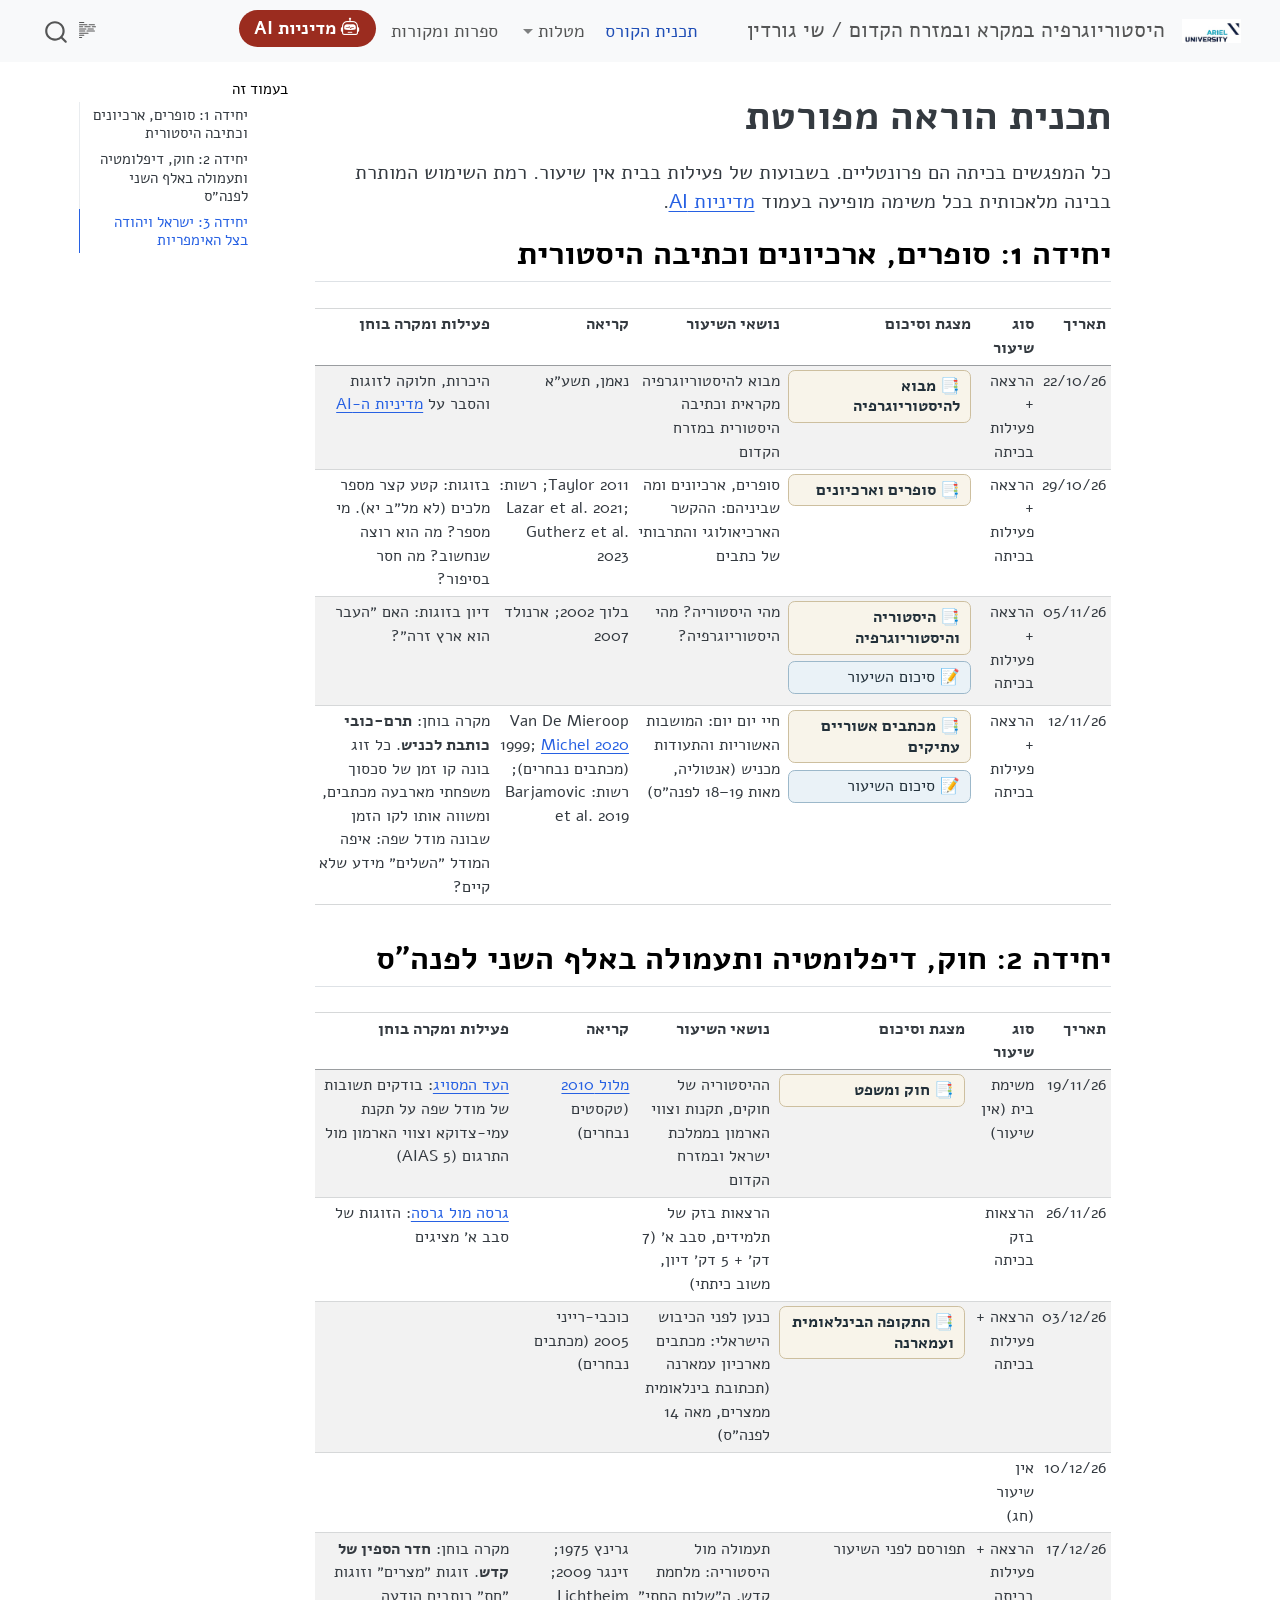
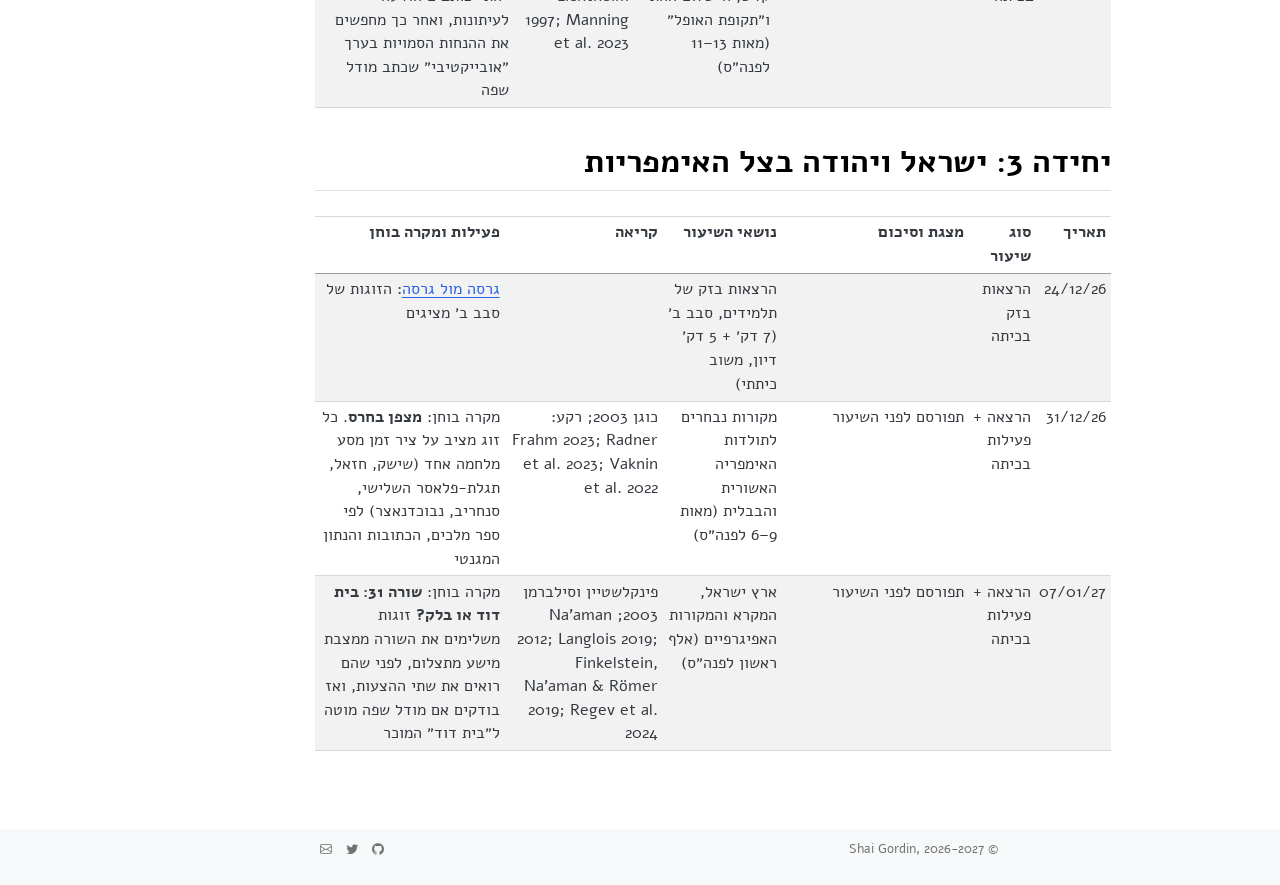
<file: docs/about.html>
<!DOCTYPE html>
<html xmlns="http://www.w3.org/1999/xhtml" lang="en" xml:lang="en"><head>

<meta charset="utf-8">
<meta name="generator" content="quarto-1.7.34">

<meta name="viewport" content="width=device-width, initial-scale=1.0, user-scalable=yes">


<title>תכנית הוראה מפורטת – היסטוריוגרפיה במקרא ובמזרח הקדום / שי גורדין</title>
<style>
code{white-space: pre-wrap;}
span.smallcaps{font-variant: small-caps;}
div.columns{display: flex; gap: min(4vw, 1.5em);}
div.column{flex: auto; overflow-x: auto;}
div.hanging-indent{margin-left: 1.5em; text-indent: -1.5em;}
ul.task-list{list-style: none;}
ul.task-list li input[type="checkbox"] {
  width: 0.8em;
  margin: 0 0.8em 0.2em -1em; /* quarto-specific, see https://github.com/quarto-dev/quarto-cli/issues/4556 */ 
  vertical-align: middle;
}
</style>


<script src="site_libs/quarto-nav/quarto-nav.js"></script>
<script src="site_libs/quarto-nav/headroom.min.js"></script>
<script src="site_libs/clipboard/clipboard.min.js"></script>
<script src="site_libs/quarto-search/autocomplete.umd.js"></script>
<script src="site_libs/quarto-search/fuse.min.js"></script>
<script src="site_libs/quarto-search/quarto-search.js"></script>
<meta name="quarto:offset" content="./">
<link href="./ariel_logo_navbar.png" rel="icon" type="image/png">
<script src="site_libs/quarto-html/quarto.js" type="module"></script>
<script src="site_libs/quarto-html/tabsets/tabsets.js" type="module"></script>
<script src="site_libs/quarto-html/popper.min.js"></script>
<script src="site_libs/quarto-html/tippy.umd.min.js"></script>
<script src="site_libs/quarto-html/anchor.min.js"></script>
<link href="site_libs/quarto-html/tippy.css" rel="stylesheet">
<link href="site_libs/quarto-html/quarto-syntax-highlighting-c8ad9e5dbd60b7b70b38521ab19b7da4.css" rel="stylesheet" id="quarto-text-highlighting-styles">
<script src="site_libs/bootstrap/bootstrap.min.js"></script>
<link href="site_libs/bootstrap/bootstrap-icons.css" rel="stylesheet">
<link href="site_libs/bootstrap/bootstrap-2af889ba3ca165690db3b646b9a460ef.min.css" rel="stylesheet" append-hash="true" id="quarto-bootstrap" data-mode="light">
<script id="quarto-search-options" type="application/json">{
  "location": "navbar",
  "copy-button": false,
  "collapse-after": 3,
  "panel-placement": "end",
  "type": "overlay",
  "limit": 50,
  "keyboard-shortcut": [
    "f",
    "/",
    "s"
  ],
  "show-item-context": false,
  "language": {
    "search-no-results-text": "No results",
    "search-matching-documents-text": "matching documents",
    "search-copy-link-title": "Copy link to search",
    "search-hide-matches-text": "Hide additional matches",
    "search-more-match-text": "more match in this document",
    "search-more-matches-text": "more matches in this document",
    "search-clear-button-title": "Clear",
    "search-text-placeholder": "",
    "search-detached-cancel-button-title": "Cancel",
    "search-submit-button-title": "Submit",
    "search-label": "Search"
  }
}</script>
<link rel="preconnect" href="https://fonts.googleapis.com">
<link rel="preconnect" href="https://fonts.gstatic.com" crossorigin="">
<link href="https://fonts.googleapis.com/css2?family=Alef:wght@400;700&amp;display=swap" rel="stylesheet">


<link rel="stylesheet" href="styles.css">
<link rel="stylesheet" href="ai.css">
<meta property="og:title" content="תכנית הוראה מפורטת – היסטוריוגרפיה במקרא ובמזרח הקדום / שי גורדין">
<meta property="og:description" content="">
<meta property="og:site_name" content="היסטוריוגרפיה במקרא ובמזרח הקדום / שי גורדין">
</head>

<body class="nav-fixed quarto-light">

<div id="quarto-search-results"></div>
  <header id="quarto-header" class="headroom fixed-top">
    <nav class="navbar navbar-expand-lg " data-bs-theme="dark">
      <div class="navbar-container container-fluid">
      <div class="navbar-brand-container mx-auto">
    <a href="./index.html" class="navbar-brand navbar-brand-logo">
    <img src="./ariel_logo_navbar.png" alt="" class="navbar-logo">
    </a>
    <a class="navbar-brand" href="./index.html">
    <span class="navbar-title">היסטוריוגרפיה במקרא ובמזרח הקדום / שי גורדין</span>
    </a>
  </div>
            <div id="quarto-search" class="" title="Search"></div>
          <button class="navbar-toggler" type="button" data-bs-toggle="collapse" data-bs-target="#navbarCollapse" aria-controls="navbarCollapse" role="menu" aria-expanded="false" aria-label="Toggle navigation" onclick="if (window.quartoToggleHeadroom) { window.quartoToggleHeadroom(); }">
  <span class="navbar-toggler-icon"></span>
</button>
          <div class="collapse navbar-collapse" id="navbarCollapse">
            <ul class="navbar-nav navbar-nav-scroll ms-auto">
  <li class="nav-item">
    <a class="nav-link active" href="./about.html" aria-current="page"> 
<span class="menu-text">תכנית הקורס</span></a>
  </li>  
  <li class="nav-item dropdown ">
    <a class="nav-link dropdown-toggle" href="#" id="nav-menu-" role="link" data-bs-toggle="dropdown" aria-expanded="false">
 <span class="menu-text">מטלות</span>
    </a>
    <ul class="dropdown-menu dropdown-menu-end" aria-labelledby="nav-menu-">    
        <li>
    <a class="dropdown-item" href="./assignments/index.html">
 <span class="dropdown-text">מרכיבי הציון</span></a>
  </li>  
        <li>
    <a class="dropdown-item" href="./assignments/lightning-talk.html">
 <span class="dropdown-text">הרצאת בזק: גרסה מול גרסה</span></a>
  </li>  
        <li>
    <a class="dropdown-item" href="./assignments/home-task.html">
 <span class="dropdown-text">משימת בית: העד המסויג</span></a>
  </li>  
        <li>
    <a class="dropdown-item" href="./assignments/final-project.html">
 <span class="dropdown-text">תיק היסטוריוגרפי</span></a>
  </li>  
    </ul>
  </li>
  <li class="nav-item">
    <a class="nav-link" href="./literature.html"> 
<span class="menu-text">ספרות ומקורות</span></a>
  </li>  
  <li class="nav-item">
    <a class="nav-link" href="./ai-policy.html"> <i class="bi bi-robot" role="img">
</i> 
<span class="menu-text">מדיניות AI</span></a>
  </li>  
</ul>
          </div> <!-- /navcollapse -->
            <div class="quarto-navbar-tools">
  <a href="" class="quarto-reader-toggle quarto-navigation-tool px-1" onclick="window.quartoToggleReader(); return false;" title="Toggle reader mode">
  <div class="quarto-reader-toggle-btn">
  <i class="bi"></i>
  </div>
</a>
</div>
      </div> <!-- /container-fluid -->
    </nav>
</header>
<!-- content -->
<div id="quarto-content" class="quarto-container page-columns page-rows-contents page-layout-article page-navbar">
<!-- sidebar -->
<!-- margin-sidebar -->
    <div id="quarto-margin-sidebar" class="sidebar margin-sidebar">
        <nav id="TOC" role="doc-toc" class="toc-active">
    <h2 id="toc-title">בעמוד זה</h2>
   
  <ul>
  <li><a href="#יחידה-1-סופרים-ארכיונים-וכתיבה-היסטורית" id="toc-יחידה-1-סופרים-ארכיונים-וכתיבה-היסטורית" class="nav-link active" data-scroll-target="#יחידה-1-סופרים-ארכיונים-וכתיבה-היסטורית">יחידה 1: סופרים, ארכיונים וכתיבה היסטורית</a></li>
  <li><a href="#יחידה-2-חוק-דיפלומטיה-ותעמולה-באלף-השני-לפנהס" id="toc-יחידה-2-חוק-דיפלומטיה-ותעמולה-באלף-השני-לפנהס" class="nav-link" data-scroll-target="#יחידה-2-חוק-דיפלומטיה-ותעמולה-באלף-השני-לפנהס">יחידה 2: חוק, דיפלומטיה ותעמולה באלף השני לפנה״ס</a></li>
  <li><a href="#יחידה-3-ישראל-ויהודה-בצל-האימפריות" id="toc-יחידה-3-ישראל-ויהודה-בצל-האימפריות" class="nav-link" data-scroll-target="#יחידה-3-ישראל-ויהודה-בצל-האימפריות">יחידה 3: ישראל ויהודה בצל האימפריות</a></li>
  </ul>
</nav>
    </div>
<!-- main -->
<main class="content" id="quarto-document-content">

<header id="title-block-header" class="quarto-title-block default">
<div class="quarto-title">
<h1 class="title">תכנית הוראה מפורטת</h1>
</div>



<div class="quarto-title-meta">

    
  
    
  </div>
  


</header>


<p>כל המפגשים בכיתה הם פרונטליים. בשבועות של פעילות בבית אין שיעור. רמת השימוש המותרת בבינה מלאכותית בכל משימה מופיעה בעמוד <a href="./ai-policy.html">מדיניות AI</a>.</p>
<section id="יחידה-1-סופרים-ארכיונים-וכתיבה-היסטורית" class="level2">
<h2 class="anchored" data-anchor-id="יחידה-1-סופרים-ארכיונים-וכתיבה-היסטורית">יחידה 1: סופרים, ארכיונים וכתיבה היסטורית</h2>
<div class="cell">
<div class="cell-output-display">
<div class="schedule-wrap">
<table class="table table-striped table-hover schedule caption-top table-sm small" data-quarto-postprocess="true" dir="rtl">
<thead>
<tr class="header">
<th style="text-align: left;" data-quarto-table-cell-role="th">תאריך</th>
<th style="text-align: left;" data-quarto-table-cell-role="th">סוג שיעור</th>
<th style="text-align: left;" data-quarto-table-cell-role="th">מצגת וסיכום</th>
<th style="text-align: left;" data-quarto-table-cell-role="th">נושאי השיעור</th>
<th style="text-align: left;" data-quarto-table-cell-role="th">קריאה</th>
<th style="text-align: left;" data-quarto-table-cell-role="th">פעילות ומקרה בוחן</th>
</tr>
</thead>
<tbody>
<tr class="odd">
<td style="text-align: left;">22/10/26</td>
<td style="text-align: left;">הרצאה + פעילות בכיתה</td>
<td style="text-align: left;"><a href="https://docs.google.com/presentation/d/1W24pU3P5NbIhWadkoDkf2Ka9axsMA5HKEJgmyWTSMic/edit?usp=sharing" target="_blank">מבוא להיסטוריוגרפיה</a></td>
<td style="text-align: left;">מבוא להיסטוריוגרפיה מקראית וכתיבה היסטורית במזרח הקדום</td>
<td style="text-align: left;">נאמן, תשע״א</td>
<td style="text-align: left;">היכרות, חלוקה לזוגות והסבר על <a href="./ai-policy.html" target="_blank">מדיניות ה-AI</a></td>
</tr>
<tr class="even">
<td style="text-align: left;">29/10/26</td>
<td style="text-align: left;">הרצאה + פעילות בכיתה</td>
<td style="text-align: left;"><a href="https://docs.google.com/presentation/d/1ZDhW_c_mEHvUWnbmibGcZXofnNrHoaeSKvkRuqLZhOw/edit?usp=sharing" target="_blank">סופרים וארכיונים</a></td>
<td style="text-align: left;">סופרים, ארכיונים ומה שביניהם: ההקשר הארכיאולוגי והתרבותי של כתבים</td>
<td style="text-align: left;">Taylor 2011; רשות: Lazar et al. 2021; Gutherz et al. 2023</td>
<td style="text-align: left;">בזוגות: קטע קצר מספר מלכים (לא מל״ב יא). מי מספר? מה הוא רוצה שנחשוב? מה חסר בסיפור?</td>
</tr>
<tr class="odd">
<td style="text-align: left;">05/11/26</td>
<td style="text-align: left;">הרצאה + פעילות בכיתה</td>
<td style="text-align: left;"><a href="https://docs.google.com/presentation/d/1BmddyQ2I9AdkmR3GX-zxI8imRXsIQC0ZgcdgETwubC4/edit?usp=sharing" target="_blank">היסטוריה והיסטוריוגרפיה</a><a href="https://docs.google.com/document/d/1Gf0sG5O1i76c-uvlfE6UN_4rPZt1T90I8bE2RflXtfw/view" class="lesson-summary" target="_blank">סיכום השיעור</a></td>
<td style="text-align: left;">מהי היסטוריה? מהי היסטוריוגרפיה?</td>
<td style="text-align: left;">בלוך 2002; ארנולד 2007</td>
<td style="text-align: left;">דיון בזוגות: האם ״העבר הוא ארץ זרה״?</td>
</tr>
<tr class="even">
<td style="text-align: left;">12/11/26</td>
<td style="text-align: left;">הרצאה + פעילות בכיתה</td>
<td style="text-align: left;"><a href="https://docs.google.com/presentation/d/1Gemle0ntVjGtWttg6uHxyUx1HRRkc1eYoaN1vJ8Rnus/edit?usp=sharing" target="_blank">מכתבים אשוריים עתיקים</a><a href="https://docs.google.com/document/d/1EW0jihOop2HkmcMZOgFjapRJzFCjYyJMcp99nC_K8LA/view" class="lesson-summary" target="_blank">סיכום השיעור</a></td>
<td style="text-align: left;">חיי יום יום: המושבות האשוריות והתעודות מכניש (אנטוליה, מאות 19–18 לפנה״ס)</td>
<td style="text-align: left;">Van De Mieroop 1999; <a href="https://ariel.primo.exlibrisgroup.com/permalink/972ARIEL_INST/13fs2rd/alma994424585907236" target="_blank">Michel 2020</a> (מכתבים נבחרים); רשות: Barjamovic et al. 2019</td>
<td style="text-align: left;">מקרה בוחן: <strong>תרם-כובי כותבת לכניש</strong>. כל זוג בונה קו זמן של סכסוך משפחתי מארבעה מכתבים, ומשווה אותו לקו הזמן שבונה מודל שפה: איפה המודל ״השלים״ מידע שלא קיים?</td>
</tr>
</tbody>
</table>
</div>
</div>
</div>
</section>
<section id="יחידה-2-חוק-דיפלומטיה-ותעמולה-באלף-השני-לפנהס" class="level2">
<h2 class="anchored" data-anchor-id="יחידה-2-חוק-דיפלומטיה-ותעמולה-באלף-השני-לפנהס">יחידה 2: חוק, דיפלומטיה ותעמולה באלף השני לפנה״ס</h2>
<div class="cell">
<div class="cell-output-display">
<div class="schedule-wrap">
<table class="table table-striped table-hover schedule caption-top table-sm small" data-quarto-postprocess="true" dir="rtl">
<thead>
<tr class="header">
<th style="text-align: left;" data-quarto-table-cell-role="th">תאריך</th>
<th style="text-align: left;" data-quarto-table-cell-role="th">סוג שיעור</th>
<th style="text-align: left;" data-quarto-table-cell-role="th">מצגת וסיכום</th>
<th style="text-align: left;" data-quarto-table-cell-role="th">נושאי השיעור</th>
<th style="text-align: left;" data-quarto-table-cell-role="th">קריאה</th>
<th style="text-align: left;" data-quarto-table-cell-role="th">פעילות ומקרה בוחן</th>
</tr>
</thead>
<tbody>
<tr class="odd">
<td style="text-align: left;">19/11/26</td>
<td style="text-align: left;">משימת בית (אין שיעור)</td>
<td style="text-align: left;"><a href="https://docs.google.com/presentation/d/11XqE9ymH0lre230GXN-qId_jtRktEJ5MJW9Uy9mqYeI/edit?usp=sharing" target="_blank">חוק ומשפט</a></td>
<td style="text-align: left;">ההיסטוריה של חוקים, תקנות וצווי הארמון בממלכת ישראל ובמזרח הקדום</td>
<td style="text-align: left;"><a href="https://drive.google.com/file/d/1fVIwGHCS1kFGwg2b4NBsoYna2KtX0qkq/view?usp=sharing" target="_blank">מלול 2010</a> (טקסטים נבחרים)</td>
<td style="text-align: left;"><a href="./assignments/home-task.html" target="_blank">העד המסויג</a>: בודקים תשובות של מודל שפה על תקנת עמי-צדוקא וצווי הארמון מול התרגום (AIAS 5)</td>
</tr>
<tr class="even">
<td style="text-align: left;">26/11/26</td>
<td style="text-align: left;">הרצאות בזק בכיתה</td>
<td style="text-align: left;"></td>
<td style="text-align: left;">הרצאות בזק של תלמידים, סבב א׳ (7 דק׳ + 5 דק׳ דיון, משוב כיתתי)</td>
<td style="text-align: left;"></td>
<td style="text-align: left;"><a href="./assignments/lightning-talk.html" target="_blank">גרסה מול גרסה</a>: הזוגות של סבב א׳ מציגים</td>
</tr>
<tr class="odd">
<td style="text-align: left;">03/12/26</td>
<td style="text-align: left;">הרצאה + פעילות בכיתה</td>
<td style="text-align: left;"><a href="https://docs.google.com/presentation/d/1cxQ3mepw2E3-m2J5jmI0QQD1Lfr8AZBc0D8e4KCoKak/edit?usp=sharing" target="_blank">התקופה הבינלאומית ועמארנה</a></td>
<td style="text-align: left;">כנען לפני הכיבוש הישראלי: מכתבים מארכיון עמארנה (תכתובת בינלאומית ממצרים, מאה 14 לפנה״ס)</td>
<td style="text-align: left;">כוכבי-רייני 2005 (מכתבים נבחרים)</td>
<td style="text-align: left;"></td>
</tr>
<tr class="even">
<td style="text-align: left;">10/12/26</td>
<td style="text-align: left;">אין שיעור (חג)</td>
<td style="text-align: left;"></td>
<td style="text-align: left;"></td>
<td style="text-align: left;"></td>
<td style="text-align: left;"></td>
</tr>
<tr class="odd">
<td style="text-align: left;">17/12/26</td>
<td style="text-align: left;">הרצאה + פעילות בכיתה</td>
<td style="text-align: left;">תפורסם לפני השיעור</td>
<td style="text-align: left;">תעמולה מול היסטוריה: מלחמת קדש, ה״שלום החתי״ ו״תקופת האופל״ (מאות 13–11 לפנה״ס)</td>
<td style="text-align: left;">גרינץ 1975; זינגר 2009; Lichtheim 1997; Manning et al. 2023</td>
<td style="text-align: left;">מקרה בוחן: <strong>חדר הספין של קדש</strong>. זוגות ״מצרים״ וזוגות ״חת״ כותבים הודעה לעיתונות, ואחר כך מחפשים את ההנחות הסמויות בערך ״אובייקטיבי״ שכתב מודל שפה</td>
</tr>
</tbody>
</table>
</div>
</div>
</div>
</section>
<section id="יחידה-3-ישראל-ויהודה-בצל-האימפריות" class="level2">
<h2 class="anchored" data-anchor-id="יחידה-3-ישראל-ויהודה-בצל-האימפריות">יחידה 3: ישראל ויהודה בצל האימפריות</h2>
<div class="cell">
<div class="cell-output-display">
<div class="schedule-wrap">
<table class="table table-striped table-hover schedule caption-top table-sm small" data-quarto-postprocess="true" dir="rtl">
<thead>
<tr class="header">
<th style="text-align: left;" data-quarto-table-cell-role="th">תאריך</th>
<th style="text-align: left;" data-quarto-table-cell-role="th">סוג שיעור</th>
<th style="text-align: left;" data-quarto-table-cell-role="th">מצגת וסיכום</th>
<th style="text-align: left;" data-quarto-table-cell-role="th">נושאי השיעור</th>
<th style="text-align: left;" data-quarto-table-cell-role="th">קריאה</th>
<th style="text-align: left;" data-quarto-table-cell-role="th">פעילות ומקרה בוחן</th>
</tr>
</thead>
<tbody>
<tr class="odd">
<td style="text-align: left;">24/12/26</td>
<td style="text-align: left;">הרצאות בזק בכיתה</td>
<td style="text-align: left;"></td>
<td style="text-align: left;">הרצאות בזק של תלמידים, סבב ב׳ (7 דק׳ + 5 דק׳ דיון, משוב כיתתי)</td>
<td style="text-align: left;"></td>
<td style="text-align: left;"><a href="./assignments/lightning-talk.html" target="_blank">גרסה מול גרסה</a>: הזוגות של סבב ב׳ מציגים</td>
</tr>
<tr class="even">
<td style="text-align: left;">31/12/26</td>
<td style="text-align: left;">הרצאה + פעילות בכיתה</td>
<td style="text-align: left;">תפורסם לפני השיעור</td>
<td style="text-align: left;">מקורות נבחרים לתולדות האימפריה האשורית והבבלית (מאות 9–6 לפנה״ס)</td>
<td style="text-align: left;">כוגן 2003; רקע: Frahm 2023; Radner et al. 2023; Vaknin et al. 2022</td>
<td style="text-align: left;">מקרה בוחן: <strong>מצפן בחרס</strong>. כל זוג מציב על ציר זמן מסע מלחמה אחד (שישק, חזאל, תגלת-פלאסר השלישי, סנחריב, נבוכדנאצר) לפי ספר מלכים, הכתובות והנתון המגנטי</td>
</tr>
<tr class="odd">
<td style="text-align: left;">07/01/27</td>
<td style="text-align: left;">הרצאה + פעילות בכיתה</td>
<td style="text-align: left;">תפורסם לפני השיעור</td>
<td style="text-align: left;">ארץ ישראל, המקרא והמקורות האפיגרפיים (אלף ראשון לפנה״ס)</td>
<td style="text-align: left;">פינקלשטיין וסילברמן 2003; Na’aman 2012; Langlois 2019; Finkelstein, Na’aman &amp; Römer 2019; Regev et al. 2024</td>
<td style="text-align: left;">מקרה בוחן: <strong>שורה 31: בית דוד או בלק?</strong> זוגות משלימים את השורה ממצבת מישע מתצלום, לפני שהם רואים את שתי ההצעות, ואז בודקים אם מודל שפה מוטה ל״בית דוד״ המוכר</td>
</tr>
</tbody>
</table>
</div>
</div>
</div>


</section>

</main> <!-- /main -->
<script id="quarto-html-after-body" type="application/javascript">
  window.document.addEventListener("DOMContentLoaded", function (event) {
    const icon = "";
    const anchorJS = new window.AnchorJS();
    anchorJS.options = {
      placement: 'right',
      icon: icon
    };
    anchorJS.add('.anchored');
    const isCodeAnnotation = (el) => {
      for (const clz of el.classList) {
        if (clz.startsWith('code-annotation-')) {                     
          return true;
        }
      }
      return false;
    }
    const onCopySuccess = function(e) {
      // button target
      const button = e.trigger;
      // don't keep focus
      button.blur();
      // flash "checked"
      button.classList.add('code-copy-button-checked');
      var currentTitle = button.getAttribute("title");
      button.setAttribute("title", "Copied!");
      let tooltip;
      if (window.bootstrap) {
        button.setAttribute("data-bs-toggle", "tooltip");
        button.setAttribute("data-bs-placement", "left");
        button.setAttribute("data-bs-title", "Copied!");
        tooltip = new bootstrap.Tooltip(button, 
          { trigger: "manual", 
            customClass: "code-copy-button-tooltip",
            offset: [0, -8]});
        tooltip.show();    
      }
      setTimeout(function() {
        if (tooltip) {
          tooltip.hide();
          button.removeAttribute("data-bs-title");
          button.removeAttribute("data-bs-toggle");
          button.removeAttribute("data-bs-placement");
        }
        button.setAttribute("title", currentTitle);
        button.classList.remove('code-copy-button-checked');
      }, 1000);
      // clear code selection
      e.clearSelection();
    }
    const getTextToCopy = function(trigger) {
        const codeEl = trigger.previousElementSibling.cloneNode(true);
        for (const childEl of codeEl.children) {
          if (isCodeAnnotation(childEl)) {
            childEl.remove();
          }
        }
        return codeEl.innerText;
    }
    const clipboard = new window.ClipboardJS('.code-copy-button:not([data-in-quarto-modal])', {
      text: getTextToCopy
    });
    clipboard.on('success', onCopySuccess);
    if (window.document.getElementById('quarto-embedded-source-code-modal')) {
      const clipboardModal = new window.ClipboardJS('.code-copy-button[data-in-quarto-modal]', {
        text: getTextToCopy,
        container: window.document.getElementById('quarto-embedded-source-code-modal')
      });
      clipboardModal.on('success', onCopySuccess);
    }
      var localhostRegex = new RegExp(/^(?:http|https):\/\/localhost\:?[0-9]*\//);
      var mailtoRegex = new RegExp(/^mailto:/);
        var filterRegex = new RegExp('/' + window.location.host + '/');
      var isInternal = (href) => {
          return filterRegex.test(href) || localhostRegex.test(href) || mailtoRegex.test(href);
      }
      // Inspect non-navigation links and adorn them if external
     var links = window.document.querySelectorAll('a[href]:not(.nav-link):not(.navbar-brand):not(.toc-action):not(.sidebar-link):not(.sidebar-item-toggle):not(.pagination-link):not(.no-external):not([aria-hidden]):not(.dropdown-item):not(.quarto-navigation-tool):not(.about-link)');
      for (var i=0; i<links.length; i++) {
        const link = links[i];
        if (!isInternal(link.href)) {
          // undo the damage that might have been done by quarto-nav.js in the case of
          // links that we want to consider external
          if (link.dataset.originalHref !== undefined) {
            link.href = link.dataset.originalHref;
          }
        }
      }
    function tippyHover(el, contentFn, onTriggerFn, onUntriggerFn) {
      const config = {
        allowHTML: true,
        maxWidth: 500,
        delay: 100,
        arrow: false,
        appendTo: function(el) {
            return el.parentElement;
        },
        interactive: true,
        interactiveBorder: 10,
        theme: 'quarto',
        placement: 'bottom-start',
      };
      if (contentFn) {
        config.content = contentFn;
      }
      if (onTriggerFn) {
        config.onTrigger = onTriggerFn;
      }
      if (onUntriggerFn) {
        config.onUntrigger = onUntriggerFn;
      }
      window.tippy(el, config); 
    }
    const noterefs = window.document.querySelectorAll('a[role="doc-noteref"]');
    for (var i=0; i<noterefs.length; i++) {
      const ref = noterefs[i];
      tippyHover(ref, function() {
        // use id or data attribute instead here
        let href = ref.getAttribute('data-footnote-href') || ref.getAttribute('href');
        try { href = new URL(href).hash; } catch {}
        const id = href.replace(/^#\/?/, "");
        const note = window.document.getElementById(id);
        if (note) {
          return note.innerHTML;
        } else {
          return "";
        }
      });
    }
    const xrefs = window.document.querySelectorAll('a.quarto-xref');
    const processXRef = (id, note) => {
      // Strip column container classes
      const stripColumnClz = (el) => {
        el.classList.remove("page-full", "page-columns");
        if (el.children) {
          for (const child of el.children) {
            stripColumnClz(child);
          }
        }
      }
      stripColumnClz(note)
      if (id === null || id.startsWith('sec-')) {
        // Special case sections, only their first couple elements
        const container = document.createElement("div");
        if (note.children && note.children.length > 2) {
          container.appendChild(note.children[0].cloneNode(true));
          for (let i = 1; i < note.children.length; i++) {
            const child = note.children[i];
            if (child.tagName === "P" && child.innerText === "") {
              continue;
            } else {
              container.appendChild(child.cloneNode(true));
              break;
            }
          }
          if (window.Quarto?.typesetMath) {
            window.Quarto.typesetMath(container);
          }
          return container.innerHTML
        } else {
          if (window.Quarto?.typesetMath) {
            window.Quarto.typesetMath(note);
          }
          return note.innerHTML;
        }
      } else {
        // Remove any anchor links if they are present
        const anchorLink = note.querySelector('a.anchorjs-link');
        if (anchorLink) {
          anchorLink.remove();
        }
        if (window.Quarto?.typesetMath) {
          window.Quarto.typesetMath(note);
        }
        if (note.classList.contains("callout")) {
          return note.outerHTML;
        } else {
          return note.innerHTML;
        }
      }
    }
    for (var i=0; i<xrefs.length; i++) {
      const xref = xrefs[i];
      tippyHover(xref, undefined, function(instance) {
        instance.disable();
        let url = xref.getAttribute('href');
        let hash = undefined; 
        if (url.startsWith('#')) {
          hash = url;
        } else {
          try { hash = new URL(url).hash; } catch {}
        }
        if (hash) {
          const id = hash.replace(/^#\/?/, "");
          const note = window.document.getElementById(id);
          if (note !== null) {
            try {
              const html = processXRef(id, note.cloneNode(true));
              instance.setContent(html);
            } finally {
              instance.enable();
              instance.show();
            }
          } else {
            // See if we can fetch this
            fetch(url.split('#')[0])
            .then(res => res.text())
            .then(html => {
              const parser = new DOMParser();
              const htmlDoc = parser.parseFromString(html, "text/html");
              const note = htmlDoc.getElementById(id);
              if (note !== null) {
                const html = processXRef(id, note);
                instance.setContent(html);
              } 
            }).finally(() => {
              instance.enable();
              instance.show();
            });
          }
        } else {
          // See if we can fetch a full url (with no hash to target)
          // This is a special case and we should probably do some content thinning / targeting
          fetch(url)
          .then(res => res.text())
          .then(html => {
            const parser = new DOMParser();
            const htmlDoc = parser.parseFromString(html, "text/html");
            const note = htmlDoc.querySelector('main.content');
            if (note !== null) {
              // This should only happen for chapter cross references
              // (since there is no id in the URL)
              // remove the first header
              if (note.children.length > 0 && note.children[0].tagName === "HEADER") {
                note.children[0].remove();
              }
              const html = processXRef(null, note);
              instance.setContent(html);
            } 
          }).finally(() => {
            instance.enable();
            instance.show();
          });
        }
      }, function(instance) {
      });
    }
        let selectedAnnoteEl;
        const selectorForAnnotation = ( cell, annotation) => {
          let cellAttr = 'data-code-cell="' + cell + '"';
          let lineAttr = 'data-code-annotation="' +  annotation + '"';
          const selector = 'span[' + cellAttr + '][' + lineAttr + ']';
          return selector;
        }
        const selectCodeLines = (annoteEl) => {
          const doc = window.document;
          const targetCell = annoteEl.getAttribute("data-target-cell");
          const targetAnnotation = annoteEl.getAttribute("data-target-annotation");
          const annoteSpan = window.document.querySelector(selectorForAnnotation(targetCell, targetAnnotation));
          const lines = annoteSpan.getAttribute("data-code-lines").split(",");
          const lineIds = lines.map((line) => {
            return targetCell + "-" + line;
          })
          let top = null;
          let height = null;
          let parent = null;
          if (lineIds.length > 0) {
              //compute the position of the single el (top and bottom and make a div)
              const el = window.document.getElementById(lineIds[0]);
              top = el.offsetTop;
              height = el.offsetHeight;
              parent = el.parentElement.parentElement;
            if (lineIds.length > 1) {
              const lastEl = window.document.getElementById(lineIds[lineIds.length - 1]);
              const bottom = lastEl.offsetTop + lastEl.offsetHeight;
              height = bottom - top;
            }
            if (top !== null && height !== null && parent !== null) {
              // cook up a div (if necessary) and position it 
              let div = window.document.getElementById("code-annotation-line-highlight");
              if (div === null) {
                div = window.document.createElement("div");
                div.setAttribute("id", "code-annotation-line-highlight");
                div.style.position = 'absolute';
                parent.appendChild(div);
              }
              div.style.top = top - 2 + "px";
              div.style.height = height + 4 + "px";
              div.style.left = 0;
              let gutterDiv = window.document.getElementById("code-annotation-line-highlight-gutter");
              if (gutterDiv === null) {
                gutterDiv = window.document.createElement("div");
                gutterDiv.setAttribute("id", "code-annotation-line-highlight-gutter");
                gutterDiv.style.position = 'absolute';
                const codeCell = window.document.getElementById(targetCell);
                const gutter = codeCell.querySelector('.code-annotation-gutter');
                gutter.appendChild(gutterDiv);
              }
              gutterDiv.style.top = top - 2 + "px";
              gutterDiv.style.height = height + 4 + "px";
            }
            selectedAnnoteEl = annoteEl;
          }
        };
        const unselectCodeLines = () => {
          const elementsIds = ["code-annotation-line-highlight", "code-annotation-line-highlight-gutter"];
          elementsIds.forEach((elId) => {
            const div = window.document.getElementById(elId);
            if (div) {
              div.remove();
            }
          });
          selectedAnnoteEl = undefined;
        };
          // Handle positioning of the toggle
      window.addEventListener(
        "resize",
        throttle(() => {
          elRect = undefined;
          if (selectedAnnoteEl) {
            selectCodeLines(selectedAnnoteEl);
          }
        }, 10)
      );
      function throttle(fn, ms) {
      let throttle = false;
      let timer;
        return (...args) => {
          if(!throttle) { // first call gets through
              fn.apply(this, args);
              throttle = true;
          } else { // all the others get throttled
              if(timer) clearTimeout(timer); // cancel #2
              timer = setTimeout(() => {
                fn.apply(this, args);
                timer = throttle = false;
              }, ms);
          }
        };
      }
        // Attach click handler to the DT
        const annoteDls = window.document.querySelectorAll('dt[data-target-cell]');
        for (const annoteDlNode of annoteDls) {
          annoteDlNode.addEventListener('click', (event) => {
            const clickedEl = event.target;
            if (clickedEl !== selectedAnnoteEl) {
              unselectCodeLines();
              const activeEl = window.document.querySelector('dt[data-target-cell].code-annotation-active');
              if (activeEl) {
                activeEl.classList.remove('code-annotation-active');
              }
              selectCodeLines(clickedEl);
              clickedEl.classList.add('code-annotation-active');
            } else {
              // Unselect the line
              unselectCodeLines();
              clickedEl.classList.remove('code-annotation-active');
            }
          });
        }
    const findCites = (el) => {
      const parentEl = el.parentElement;
      if (parentEl) {
        const cites = parentEl.dataset.cites;
        if (cites) {
          return {
            el,
            cites: cites.split(' ')
          };
        } else {
          return findCites(el.parentElement)
        }
      } else {
        return undefined;
      }
    };
    var bibliorefs = window.document.querySelectorAll('a[role="doc-biblioref"]');
    for (var i=0; i<bibliorefs.length; i++) {
      const ref = bibliorefs[i];
      const citeInfo = findCites(ref);
      if (citeInfo) {
        tippyHover(citeInfo.el, function() {
          var popup = window.document.createElement('div');
          citeInfo.cites.forEach(function(cite) {
            var citeDiv = window.document.createElement('div');
            citeDiv.classList.add('hanging-indent');
            citeDiv.classList.add('csl-entry');
            var biblioDiv = window.document.getElementById('ref-' + cite);
            if (biblioDiv) {
              citeDiv.innerHTML = biblioDiv.innerHTML;
            }
            popup.appendChild(citeDiv);
          });
          return popup.innerHTML;
        });
      }
    }
  });
  </script>
</div> <!-- /content -->
<footer class="footer">
  <div class="nav-footer">
    <div class="nav-footer-left">
<p>© Shai Gordin, 2026-2027</p>
</div>   
    <div class="nav-footer-center">
      &nbsp;
    </div>
    <div class="nav-footer-right">
      <ul class="footer-items list-unstyled">
    <li class="nav-item compact">
    <a class="nav-link" href="https://github.com/shaigordin">
      <i class="bi bi-github" role="img" aria-label="Shai Gordin GitHub">
</i> 
    </a>
  </li>  
    <li class="nav-item compact">
    <a class="nav-link" href="https://twitter.com/shgordin">
      <i class="bi bi-twitter" role="img" aria-label="Shai Gordin Twitter">
</i> 
    </a>
  </li>  
    <li class="nav-item compact">
    <a class="nav-link" href="mailto:shaigo@ariel.ac.il">
      <i class="bi bi-envelope" role="img">
</i> 
    </a>
  </li>  
</ul>
    </div>
  </div>
</footer>




</body></html>
</file>
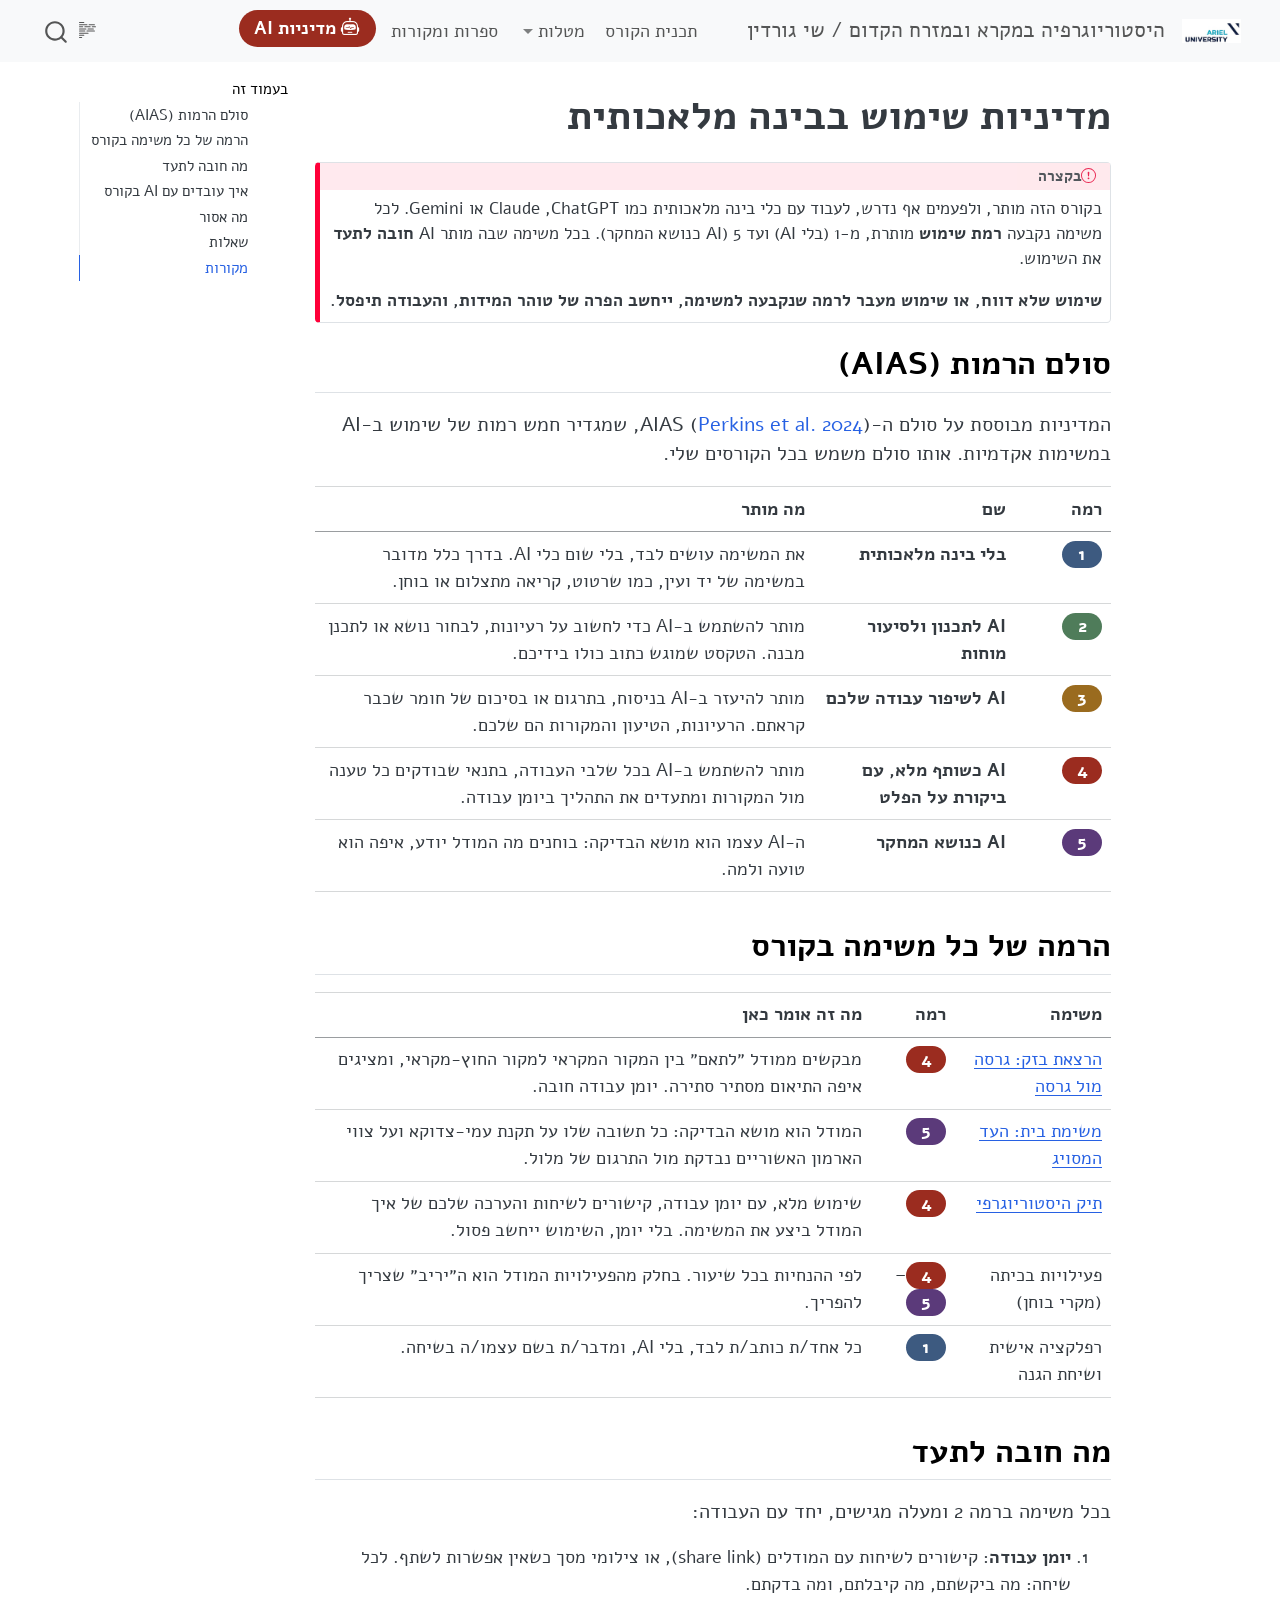
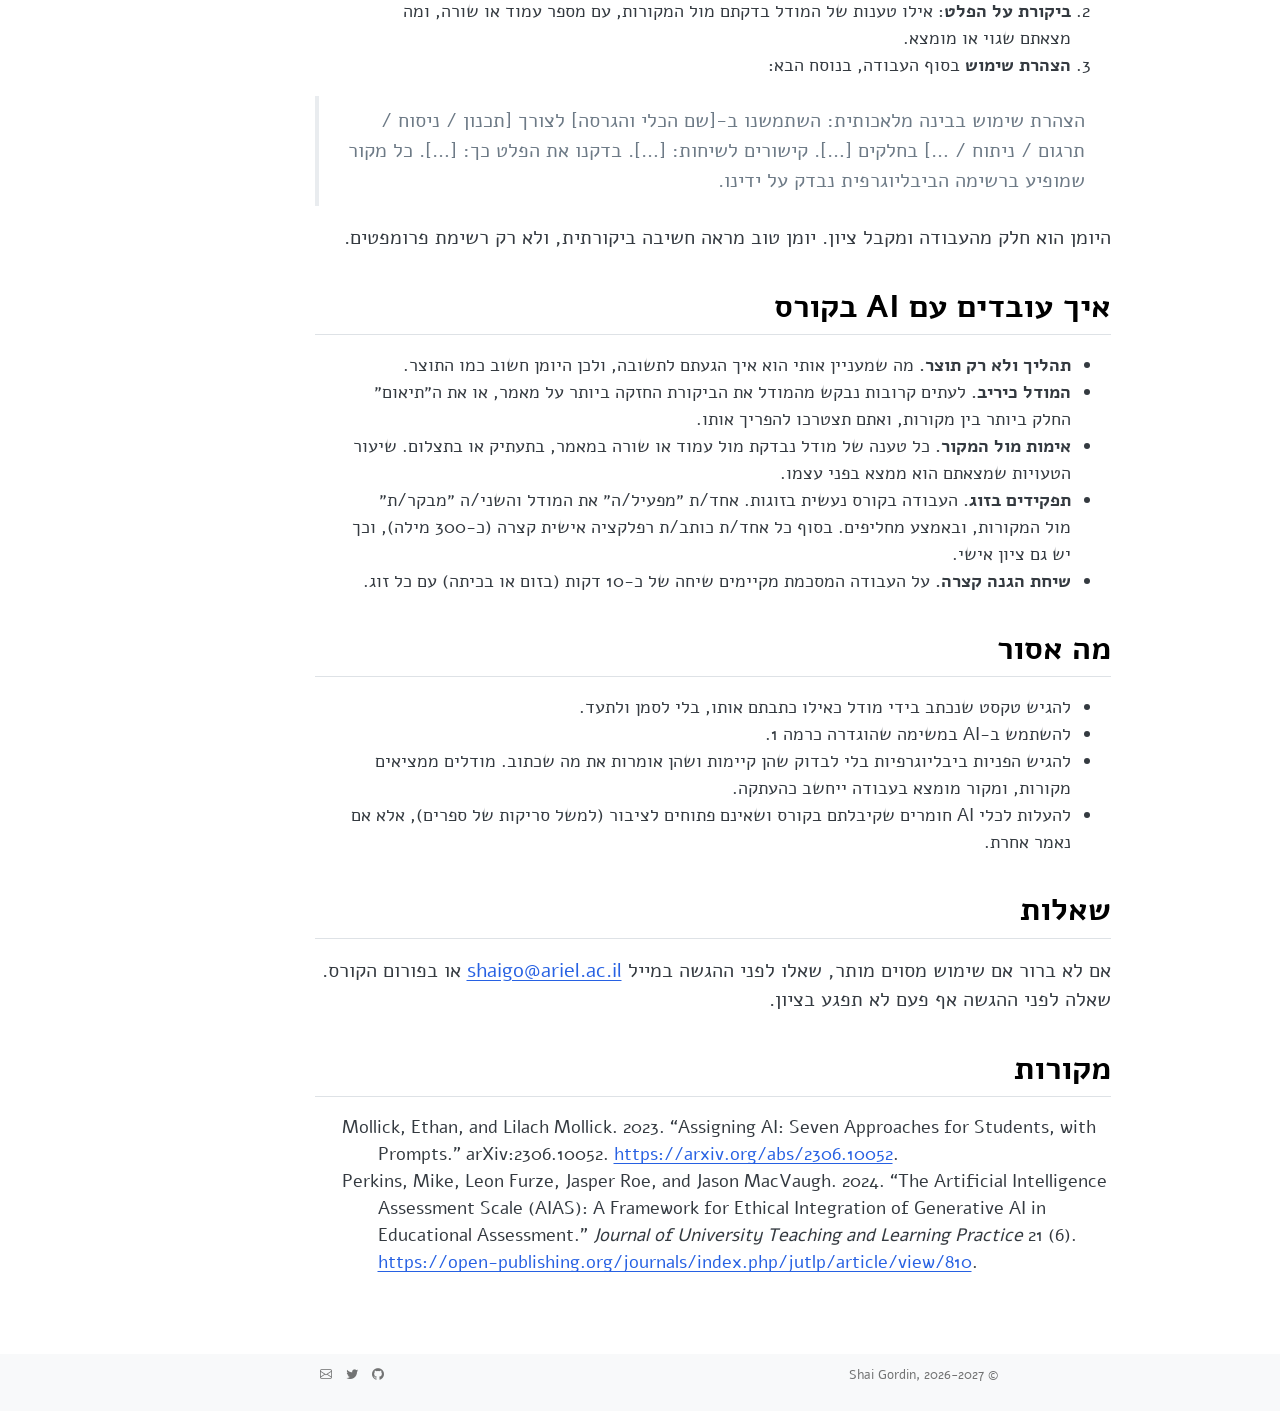
<file: docs/ai-policy.html>
<!DOCTYPE html>
<html xmlns="http://www.w3.org/1999/xhtml" lang="en" xml:lang="en"><head>

<meta charset="utf-8">
<meta name="generator" content="quarto-1.7.32">

<meta name="viewport" content="width=device-width, initial-scale=1.0, user-scalable=yes">


<title>מדיניות שימוש בבינה מלאכותית – היסטוריוגרפיה במקרא ובמזרח הקדום / שי גורדין</title>
<style>
code{white-space: pre-wrap;}
span.smallcaps{font-variant: small-caps;}
div.columns{display: flex; gap: min(4vw, 1.5em);}
div.column{flex: auto; overflow-x: auto;}
div.hanging-indent{margin-left: 1.5em; text-indent: -1.5em;}
ul.task-list{list-style: none;}
ul.task-list li input[type="checkbox"] {
  width: 0.8em;
  margin: 0 0.8em 0.2em -1em; /* quarto-specific, see https://github.com/quarto-dev/quarto-cli/issues/4556 */ 
  vertical-align: middle;
}
/* CSS for citations */
div.csl-bib-body { }
div.csl-entry {
  clear: both;
  margin-bottom: 0em;
}
.hanging-indent div.csl-entry {
  margin-left:2em;
  text-indent:-2em;
}
div.csl-left-margin {
  min-width:2em;
  float:left;
}
div.csl-right-inline {
  margin-left:2em;
  padding-left:1em;
}
div.csl-indent {
  margin-left: 2em;
}</style>


<script src="site_libs/quarto-nav/quarto-nav.js"></script>
<script src="site_libs/quarto-nav/headroom.min.js"></script>
<script src="site_libs/clipboard/clipboard.min.js"></script>
<script src="site_libs/quarto-search/autocomplete.umd.js"></script>
<script src="site_libs/quarto-search/fuse.min.js"></script>
<script src="site_libs/quarto-search/quarto-search.js"></script>
<meta name="quarto:offset" content="./">
<link href="./ariel_logo_navbar.png" rel="icon" type="image/png">
<script src="site_libs/quarto-html/quarto.js" type="module"></script>
<script src="site_libs/quarto-html/tabsets/tabsets.js" type="module"></script>
<script src="site_libs/quarto-html/popper.min.js"></script>
<script src="site_libs/quarto-html/tippy.umd.min.js"></script>
<script src="site_libs/quarto-html/anchor.min.js"></script>
<link href="site_libs/quarto-html/tippy.css" rel="stylesheet">
<link href="site_libs/quarto-html/quarto-syntax-highlighting-37eea08aefeeee20ff55810ff984fec1.css" rel="stylesheet" id="quarto-text-highlighting-styles">
<script src="site_libs/bootstrap/bootstrap.min.js"></script>
<link href="site_libs/bootstrap/bootstrap-icons.css" rel="stylesheet">
<link href="site_libs/bootstrap/bootstrap-2af889ba3ca165690db3b646b9a460ef.min.css" rel="stylesheet" append-hash="true" id="quarto-bootstrap" data-mode="light">
<script id="quarto-search-options" type="application/json">{
  "location": "navbar",
  "copy-button": false,
  "collapse-after": 3,
  "panel-placement": "end",
  "type": "overlay",
  "limit": 50,
  "keyboard-shortcut": [
    "f",
    "/",
    "s"
  ],
  "show-item-context": false,
  "language": {
    "search-no-results-text": "No results",
    "search-matching-documents-text": "matching documents",
    "search-copy-link-title": "Copy link to search",
    "search-hide-matches-text": "Hide additional matches",
    "search-more-match-text": "more match in this document",
    "search-more-matches-text": "more matches in this document",
    "search-clear-button-title": "Clear",
    "search-text-placeholder": "",
    "search-detached-cancel-button-title": "Cancel",
    "search-submit-button-title": "Submit",
    "search-label": "Search"
  }
}</script>
<link rel="preconnect" href="https://fonts.googleapis.com">
<link rel="preconnect" href="https://fonts.gstatic.com" crossorigin="">
<link href="https://fonts.googleapis.com/css2?family=Alef:wght@400;700&amp;display=swap" rel="stylesheet">


<link rel="stylesheet" href="styles.css">
<link rel="stylesheet" href="ai.css">
<meta property="og:title" content="מדיניות שימוש בבינה מלאכותית – היסטוריוגרפיה במקרא ובמזרח הקדום / שי גורדין">
<meta property="og:description" content="">
<meta property="og:site_name" content="היסטוריוגרפיה במקרא ובמזרח הקדום / שי גורדין">
</head>

<body class="nav-fixed quarto-light">

<div id="quarto-search-results"></div>
  <header id="quarto-header" class="headroom fixed-top">
    <nav class="navbar navbar-expand-lg " data-bs-theme="dark">
      <div class="navbar-container container-fluid">
      <div class="navbar-brand-container mx-auto">
    <a href="./index.html" class="navbar-brand navbar-brand-logo">
    <img src="./ariel_logo_navbar.png" alt="" class="navbar-logo">
    </a>
    <a class="navbar-brand" href="./index.html">
    <span class="navbar-title">היסטוריוגרפיה במקרא ובמזרח הקדום / שי גורדין</span>
    </a>
  </div>
            <div id="quarto-search" class="" title="Search"></div>
          <button class="navbar-toggler" type="button" data-bs-toggle="collapse" data-bs-target="#navbarCollapse" aria-controls="navbarCollapse" role="menu" aria-expanded="false" aria-label="Toggle navigation" onclick="if (window.quartoToggleHeadroom) { window.quartoToggleHeadroom(); }">
  <span class="navbar-toggler-icon"></span>
</button>
          <div class="collapse navbar-collapse" id="navbarCollapse">
            <ul class="navbar-nav navbar-nav-scroll ms-auto">
  <li class="nav-item">
    <a class="nav-link" href="./about.html"> 
<span class="menu-text">תכנית הקורס</span></a>
  </li>  
  <li class="nav-item dropdown ">
    <a class="nav-link dropdown-toggle" href="#" id="nav-menu-" role="link" data-bs-toggle="dropdown" aria-expanded="false">
 <span class="menu-text">מטלות</span>
    </a>
    <ul class="dropdown-menu dropdown-menu-end" aria-labelledby="nav-menu-">    
        <li>
    <a class="dropdown-item" href="./assignments/index.html">
 <span class="dropdown-text">מרכיבי הציון</span></a>
  </li>  
        <li>
    <a class="dropdown-item" href="./assignments/lightning-talk.html">
 <span class="dropdown-text">הרצאת בזק: גרסה מול גרסה</span></a>
  </li>  
        <li>
    <a class="dropdown-item" href="./assignments/home-task.html">
 <span class="dropdown-text">משימת בית: העד המסויג</span></a>
  </li>  
        <li>
    <a class="dropdown-item" href="./assignments/final-project.html">
 <span class="dropdown-text">תיק היסטוריוגרפי</span></a>
  </li>  
    </ul>
  </li>
  <li class="nav-item">
    <a class="nav-link" href="./literature.html"> 
<span class="menu-text">ספרות ומקורות</span></a>
  </li>  
  <li class="nav-item">
    <a class="nav-link active" href="./ai-policy.html" aria-current="page"> <i class="bi bi-robot" role="img">
</i> 
<span class="menu-text">מדיניות AI</span></a>
  </li>  
</ul>
          </div> <!-- /navcollapse -->
            <div class="quarto-navbar-tools">
  <a href="" class="quarto-reader-toggle quarto-navigation-tool px-1" onclick="window.quartoToggleReader(); return false;" title="Toggle reader mode">
  <div class="quarto-reader-toggle-btn">
  <i class="bi"></i>
  </div>
</a>
</div>
      </div> <!-- /container-fluid -->
    </nav>
</header>
<!-- content -->
<div id="quarto-content" class="quarto-container page-columns page-rows-contents page-layout-article page-navbar">
<!-- sidebar -->
<!-- margin-sidebar -->
    <div id="quarto-margin-sidebar" class="sidebar margin-sidebar">
        <nav id="TOC" role="doc-toc" class="toc-active">
    <h2 id="toc-title">בעמוד זה</h2>
   
  <ul>
  <li><a href="#סולם-הרמות-aias" id="toc-סולם-הרמות-aias" class="nav-link active" data-scroll-target="#סולם-הרמות-aias">סולם הרמות (AIAS)</a></li>
  <li><a href="#הרמה-של-כל-משימה-בקורס" id="toc-הרמה-של-כל-משימה-בקורס" class="nav-link" data-scroll-target="#הרמה-של-כל-משימה-בקורס">הרמה של כל משימה בקורס</a></li>
  <li><a href="#מה-חובה-לתעד" id="toc-מה-חובה-לתעד" class="nav-link" data-scroll-target="#מה-חובה-לתעד">מה חובה לתעד</a></li>
  <li><a href="#איך-עובדים-עם-ai-בקורס" id="toc-איך-עובדים-עם-ai-בקורס" class="nav-link" data-scroll-target="#איך-עובדים-עם-ai-בקורס">איך עובדים עם AI בקורס</a></li>
  <li><a href="#מה-אסור" id="toc-מה-אסור" class="nav-link" data-scroll-target="#מה-אסור">מה אסור</a></li>
  <li><a href="#שאלות" id="toc-שאלות" class="nav-link" data-scroll-target="#שאלות">שאלות</a></li>
  <li><a href="#מקורות" id="toc-מקורות" class="nav-link" data-scroll-target="#מקורות">מקורות</a></li>
  </ul>
</nav>
    </div>
<!-- main -->
<main class="content" id="quarto-document-content">

<header id="title-block-header" class="quarto-title-block default">
<div class="quarto-title">
<h1 class="title">מדיניות שימוש בבינה מלאכותית</h1>
</div>



<div class="quarto-title-meta">

    
  
    
  </div>
  


</header>


<div class="callout callout-style-default callout-important callout-titled">
<div class="callout-header d-flex align-content-center">
<div class="callout-icon-container">
<i class="callout-icon"></i>
</div>
<div class="callout-title-container flex-fill">
בקצרה
</div>
</div>
<div class="callout-body-container callout-body">
<p>בקורס הזה מותר, ולפעמים אף נדרש, לעבוד עם כלי בינה מלאכותית כמו ChatGPT, ‏Claude או Gemini. לכל משימה נקבעה <strong>רמת שימוש</strong> מותרת, מ-1 (בלי AI) ועד 5 (AI כנושא המחקר). בכל משימה שבה מותר AI <strong>חובה לתעד</strong> את השימוש.</p>
<p><strong>שימוש שלא דווח, או שימוש מעבר לרמה שנקבעה למשימה, ייחשב הפרה של טוהר המידות, והעבודה תיפסל.</strong></p>
</div>
</div>
<section id="סולם-הרמות-aias" class="level2">
<h2 class="anchored" data-anchor-id="סולם-הרמות-aias">סולם הרמות (AIAS)</h2>
<p>המדיניות מבוססת על סולם ה-AIAS <span class="citation" data-cites="perkins2024">(<a href="#ref-perkins2024" role="doc-biblioref">Perkins et al. 2024</a>)</span>, שמגדיר חמש רמות של שימוש ב-AI במשימות אקדמיות. אותו סולם משמש בכל הקורסים שלי.</p>
<table class="aias-table caption-top table">
<colgroup>
<col style="width: 12%">
<col style="width: 25%">
<col style="width: 62%">
</colgroup>
<thead>
<tr class="header">
<th style="text-align: center;">רמה</th>
<th>שם</th>
<th>מה מותר</th>
</tr>
</thead>
<tbody>
<tr class="odd">
<td style="text-align: center;"><span class="lvl lvl-1">1</span></td>
<td><strong>בלי בינה מלאכותית</strong></td>
<td>את המשימה עושים לבד, בלי שום כלי AI. בדרך כלל מדובר במשימה של יד ועין, כמו שרטוט, קריאה מתצלום או בוחן.</td>
</tr>
<tr class="even">
<td style="text-align: center;"><span class="lvl lvl-2">2</span></td>
<td><strong>AI לתכנון ולסיעור מוחות</strong></td>
<td>מותר להשתמש ב-AI כדי לחשוב על רעיונות, לבחור נושא או לתכנן מבנה. הטקסט שמוגש כתוב כולו בידיכם.</td>
</tr>
<tr class="odd">
<td style="text-align: center;"><span class="lvl lvl-3">3</span></td>
<td><strong>AI לשיפור עבודה שלכם</strong></td>
<td>מותר להיעזר ב-AI בניסוח, בתרגום או בסיכום של חומר שכבר קראתם. הרעיונות, הטיעון והמקורות הם שלכם.</td>
</tr>
<tr class="even">
<td style="text-align: center;"><span class="lvl lvl-4">4</span></td>
<td><strong>AI כשותף מלא, עם ביקורת על הפלט</strong></td>
<td>מותר להשתמש ב-AI בכל שלבי העבודה, בתנאי שבודקים כל טענה מול המקורות ומתעדים את התהליך ביומן עבודה.</td>
</tr>
<tr class="odd">
<td style="text-align: center;"><span class="lvl lvl-5">5</span></td>
<td><strong>AI כנושא המחקר</strong></td>
<td>ה-AI עצמו הוא מושא הבדיקה: בוחנים מה המודל יודע, איפה הוא טועה ולמה.</td>
</tr>
</tbody>
</table>
</section>
<section id="הרמה-של-כל-משימה-בקורס" class="level2">
<h2 class="anchored" data-anchor-id="הרמה-של-כל-משימה-בקורס">הרמה של כל משימה בקורס</h2>
<table class="caption-top table">
<thead>
<tr class="header">
<th>משימה</th>
<th style="text-align: center;">רמה</th>
<th>מה זה אומר כאן</th>
</tr>
</thead>
<tbody>
<tr class="odd">
<td><a href="./assignments/lightning-talk.html">הרצאת בזק: גרסה מול גרסה</a></td>
<td style="text-align: center;"><span class="lvl lvl-4">4</span></td>
<td>מבקשים ממודל ״לתאם״ בין המקור המקראי למקור החוץ-מקראי, ומציגים איפה התיאום מסתיר סתירה. יומן עבודה חובה.</td>
</tr>
<tr class="even">
<td><a href="./assignments/home-task.html">משימת בית: העד המסויג</a></td>
<td style="text-align: center;"><span class="lvl lvl-5">5</span></td>
<td>המודל הוא מושא הבדיקה: כל תשובה שלו על תקנת עמי-צדוקא ועל צווי הארמון האשוריים נבדקת מול התרגום של מלול.</td>
</tr>
<tr class="odd">
<td><a href="./assignments/final-project.html">תיק היסטוריוגרפי</a></td>
<td style="text-align: center;"><span class="lvl lvl-4">4</span></td>
<td>שימוש מלא, עם יומן עבודה, קישורים לשיחות והערכה שלכם של איך המודל ביצע את המשימה. בלי יומן, השימוש ייחשב פסול.</td>
</tr>
<tr class="even">
<td>פעילויות בכיתה (מקרי בוחן)</td>
<td style="text-align: center;"><span class="lvl lvl-4">4</span>–<span class="lvl lvl-5">5</span></td>
<td>לפי ההנחיות בכל שיעור. בחלק מהפעילויות המודל הוא ה״יריב״ שצריך להפריך.</td>
</tr>
<tr class="odd">
<td>רפלקציה אישית ושיחת הגנה</td>
<td style="text-align: center;"><span class="lvl lvl-1">1</span></td>
<td>כל אחד/ת כותב/ת לבד, בלי AI, ומדבר/ת בשם עצמו/ה בשיחה.</td>
</tr>
</tbody>
</table>
</section>
<section id="מה-חובה-לתעד" class="level2">
<h2 class="anchored" data-anchor-id="מה-חובה-לתעד">מה חובה לתעד</h2>
<p>בכל משימה ברמה 2 ומעלה מגישים, יחד עם העבודה:</p>
<ol type="1">
<li><strong>יומן עבודה</strong>: קישורים לשיחות עם המודלים (share link), או צילומי מסך כשאין אפשרות לשתף. לכל שיחה: מה ביקשתם, מה קיבלתם, ומה בדקתם.</li>
<li><strong>ביקורת על הפלט</strong>: אילו טענות של המודל בדקתם מול המקורות, עם מספר עמוד או שורה, ומה מצאתם שגוי או מומצא.</li>
<li><strong>הצהרת שימוש</strong> בסוף העבודה, בנוסח הבא:</li>
</ol>
<blockquote class="blockquote">
<p>הצהרת שימוש בבינה מלאכותית: השתמשנו ב-[שם הכלי והגרסה] לצורך [תכנון / ניסוח / תרגום / ניתוח / …] בחלקים […]. קישורים לשיחות: […]. בדקנו את הפלט כך: […]. כל מקור שמופיע ברשימה הביבליוגרפית נבדק על ידינו.</p>
</blockquote>
<p>היומן הוא חלק מהעבודה ומקבל ציון. יומן טוב מראה חשיבה ביקורתית, ולא רק רשימת פרומפטים.</p>
</section>
<section id="איך-עובדים-עם-ai-בקורס" class="level2">
<h2 class="anchored" data-anchor-id="איך-עובדים-עם-ai-בקורס">איך עובדים עם AI בקורס</h2>
<ul>
<li><strong>תהליך ולא רק תוצר.</strong> מה שמעניין אותי הוא איך הגעתם לתשובה, ולכן היומן חשוב כמו התוצר.</li>
<li><strong>המודל כיריב.</strong> לעתים קרובות נבקש מהמודל את הביקורת החזקה ביותר על מאמר, או את ה״תיאום״ החלק ביותר בין מקורות, ואתם תצטרכו להפריך אותו.</li>
<li><strong>אימות מול המקור.</strong> כל טענה של מודל נבדקת מול עמוד או שורה במאמר, בתעתיק או בתצלום. שיעור הטעויות שמצאתם הוא ממצא בפני עצמו.</li>
<li><strong>תפקידים בזוג.</strong> העבודה בקורס נעשית בזוגות. אחד/ת ״מפעיל/ה״ את המודל והשני/ה ״מבקר/ת״ מול המקורות, ובאמצע מחליפים. בסוף כל אחד/ת כותב/ת רפלקציה אישית קצרה (כ-300 מילה), וכך יש גם ציון אישי.</li>
<li><strong>שיחת הגנה קצרה.</strong> על העבודה המסכמת מקיימים שיחה של כ-10 דקות (בזום או בכיתה) עם כל זוג.</li>
</ul>
</section>
<section id="מה-אסור" class="level2">
<h2 class="anchored" data-anchor-id="מה-אסור">מה אסור</h2>
<ul>
<li>להגיש טקסט שנכתב בידי מודל כאילו כתבתם אותו, בלי לסמן ולתעד.</li>
<li>להשתמש ב-AI במשימה שהוגדרה כרמה 1.</li>
<li>להגיש הפניות ביבליוגרפיות בלי לבדוק שהן קיימות ושהן אומרות את מה שכתוב. מודלים ממציאים מקורות, ומקור מומצא בעבודה ייחשב כהעתקה.</li>
<li>להעלות לכלי AI חומרים שקיבלתם בקורס ושאינם פתוחים לציבור (למשל סריקות של ספרים), אלא אם נאמר אחרת.</li>
</ul>
</section>
<section id="שאלות" class="level2">
<h2 class="anchored" data-anchor-id="שאלות">שאלות</h2>
<p>אם לא ברור אם שימוש מסוים מותר, שאלו לפני ההגשה במייל <a href="mailto:shaigo@ariel.ac.il">shaigo@ariel.ac.il</a> או בפורום הקורס. שאלה לפני ההגשה אף פעם לא תפגע בציון.</p>
</section>
<section id="מקורות" class="level2">
<h2 class="anchored" data-anchor-id="מקורות">מקורות</h2>
<div id="refs" class="references csl-bib-body hanging-indent" data-entry-spacing="0" role="list">
<div id="ref-mollick2023" class="csl-entry" role="listitem">
Mollick, Ethan, and Lilach Mollick. 2023. <span>“Assigning AI: Seven Approaches for Students, with Prompts.”</span> arXiv:2306.10052. <a href="https://arxiv.org/abs/2306.10052">https://arxiv.org/abs/2306.10052</a>.
</div>
<div id="ref-perkins2024" class="csl-entry" role="listitem">
Perkins, Mike, Leon Furze, Jasper Roe, and Jason MacVaugh. 2024. <span>“The Artificial Intelligence Assessment Scale (AIAS): A Framework for Ethical Integration of Generative AI in Educational Assessment.”</span> <em>Journal of University Teaching and Learning Practice</em> 21 (6). <a href="https://open-publishing.org/journals/index.php/jutlp/article/view/810">https://open-publishing.org/journals/index.php/jutlp/article/view/810</a>.
</div>
</div>


</section>

</main> <!-- /main -->
<script id="quarto-html-after-body" type="application/javascript">
  window.document.addEventListener("DOMContentLoaded", function (event) {
    const icon = "";
    const anchorJS = new window.AnchorJS();
    anchorJS.options = {
      placement: 'right',
      icon: icon
    };
    anchorJS.add('.anchored');
    const isCodeAnnotation = (el) => {
      for (const clz of el.classList) {
        if (clz.startsWith('code-annotation-')) {                     
          return true;
        }
      }
      return false;
    }
    const onCopySuccess = function(e) {
      // button target
      const button = e.trigger;
      // don't keep focus
      button.blur();
      // flash "checked"
      button.classList.add('code-copy-button-checked');
      var currentTitle = button.getAttribute("title");
      button.setAttribute("title", "Copied!");
      let tooltip;
      if (window.bootstrap) {
        button.setAttribute("data-bs-toggle", "tooltip");
        button.setAttribute("data-bs-placement", "left");
        button.setAttribute("data-bs-title", "Copied!");
        tooltip = new bootstrap.Tooltip(button, 
          { trigger: "manual", 
            customClass: "code-copy-button-tooltip",
            offset: [0, -8]});
        tooltip.show();    
      }
      setTimeout(function() {
        if (tooltip) {
          tooltip.hide();
          button.removeAttribute("data-bs-title");
          button.removeAttribute("data-bs-toggle");
          button.removeAttribute("data-bs-placement");
        }
        button.setAttribute("title", currentTitle);
        button.classList.remove('code-copy-button-checked');
      }, 1000);
      // clear code selection
      e.clearSelection();
    }
    const getTextToCopy = function(trigger) {
        const codeEl = trigger.previousElementSibling.cloneNode(true);
        for (const childEl of codeEl.children) {
          if (isCodeAnnotation(childEl)) {
            childEl.remove();
          }
        }
        return codeEl.innerText;
    }
    const clipboard = new window.ClipboardJS('.code-copy-button:not([data-in-quarto-modal])', {
      text: getTextToCopy
    });
    clipboard.on('success', onCopySuccess);
    if (window.document.getElementById('quarto-embedded-source-code-modal')) {
      const clipboardModal = new window.ClipboardJS('.code-copy-button[data-in-quarto-modal]', {
        text: getTextToCopy,
        container: window.document.getElementById('quarto-embedded-source-code-modal')
      });
      clipboardModal.on('success', onCopySuccess);
    }
      var localhostRegex = new RegExp(/^(?:http|https):\/\/localhost\:?[0-9]*\//);
      var mailtoRegex = new RegExp(/^mailto:/);
        var filterRegex = new RegExp('/' + window.location.host + '/');
      var isInternal = (href) => {
          return filterRegex.test(href) || localhostRegex.test(href) || mailtoRegex.test(href);
      }
      // Inspect non-navigation links and adorn them if external
     var links = window.document.querySelectorAll('a[href]:not(.nav-link):not(.navbar-brand):not(.toc-action):not(.sidebar-link):not(.sidebar-item-toggle):not(.pagination-link):not(.no-external):not([aria-hidden]):not(.dropdown-item):not(.quarto-navigation-tool):not(.about-link)');
      for (var i=0; i<links.length; i++) {
        const link = links[i];
        if (!isInternal(link.href)) {
          // undo the damage that might have been done by quarto-nav.js in the case of
          // links that we want to consider external
          if (link.dataset.originalHref !== undefined) {
            link.href = link.dataset.originalHref;
          }
        }
      }
    function tippyHover(el, contentFn, onTriggerFn, onUntriggerFn) {
      const config = {
        allowHTML: true,
        maxWidth: 500,
        delay: 100,
        arrow: false,
        appendTo: function(el) {
            return el.parentElement;
        },
        interactive: true,
        interactiveBorder: 10,
        theme: 'quarto',
        placement: 'bottom-start',
      };
      if (contentFn) {
        config.content = contentFn;
      }
      if (onTriggerFn) {
        config.onTrigger = onTriggerFn;
      }
      if (onUntriggerFn) {
        config.onUntrigger = onUntriggerFn;
      }
      window.tippy(el, config); 
    }
    const noterefs = window.document.querySelectorAll('a[role="doc-noteref"]');
    for (var i=0; i<noterefs.length; i++) {
      const ref = noterefs[i];
      tippyHover(ref, function() {
        // use id or data attribute instead here
        let href = ref.getAttribute('data-footnote-href') || ref.getAttribute('href');
        try { href = new URL(href).hash; } catch {}
        const id = href.replace(/^#\/?/, "");
        const note = window.document.getElementById(id);
        if (note) {
          return note.innerHTML;
        } else {
          return "";
        }
      });
    }
    const xrefs = window.document.querySelectorAll('a.quarto-xref');
    const processXRef = (id, note) => {
      // Strip column container classes
      const stripColumnClz = (el) => {
        el.classList.remove("page-full", "page-columns");
        if (el.children) {
          for (const child of el.children) {
            stripColumnClz(child);
          }
        }
      }
      stripColumnClz(note)
      if (id === null || id.startsWith('sec-')) {
        // Special case sections, only their first couple elements
        const container = document.createElement("div");
        if (note.children && note.children.length > 2) {
          container.appendChild(note.children[0].cloneNode(true));
          for (let i = 1; i < note.children.length; i++) {
            const child = note.children[i];
            if (child.tagName === "P" && child.innerText === "") {
              continue;
            } else {
              container.appendChild(child.cloneNode(true));
              break;
            }
          }
          if (window.Quarto?.typesetMath) {
            window.Quarto.typesetMath(container);
          }
          return container.innerHTML
        } else {
          if (window.Quarto?.typesetMath) {
            window.Quarto.typesetMath(note);
          }
          return note.innerHTML;
        }
      } else {
        // Remove any anchor links if they are present
        const anchorLink = note.querySelector('a.anchorjs-link');
        if (anchorLink) {
          anchorLink.remove();
        }
        if (window.Quarto?.typesetMath) {
          window.Quarto.typesetMath(note);
        }
        if (note.classList.contains("callout")) {
          return note.outerHTML;
        } else {
          return note.innerHTML;
        }
      }
    }
    for (var i=0; i<xrefs.length; i++) {
      const xref = xrefs[i];
      tippyHover(xref, undefined, function(instance) {
        instance.disable();
        let url = xref.getAttribute('href');
        let hash = undefined; 
        if (url.startsWith('#')) {
          hash = url;
        } else {
          try { hash = new URL(url).hash; } catch {}
        }
        if (hash) {
          const id = hash.replace(/^#\/?/, "");
          const note = window.document.getElementById(id);
          if (note !== null) {
            try {
              const html = processXRef(id, note.cloneNode(true));
              instance.setContent(html);
            } finally {
              instance.enable();
              instance.show();
            }
          } else {
            // See if we can fetch this
            fetch(url.split('#')[0])
            .then(res => res.text())
            .then(html => {
              const parser = new DOMParser();
              const htmlDoc = parser.parseFromString(html, "text/html");
              const note = htmlDoc.getElementById(id);
              if (note !== null) {
                const html = processXRef(id, note);
                instance.setContent(html);
              } 
            }).finally(() => {
              instance.enable();
              instance.show();
            });
          }
        } else {
          // See if we can fetch a full url (with no hash to target)
          // This is a special case and we should probably do some content thinning / targeting
          fetch(url)
          .then(res => res.text())
          .then(html => {
            const parser = new DOMParser();
            const htmlDoc = parser.parseFromString(html, "text/html");
            const note = htmlDoc.querySelector('main.content');
            if (note !== null) {
              // This should only happen for chapter cross references
              // (since there is no id in the URL)
              // remove the first header
              if (note.children.length > 0 && note.children[0].tagName === "HEADER") {
                note.children[0].remove();
              }
              const html = processXRef(null, note);
              instance.setContent(html);
            } 
          }).finally(() => {
            instance.enable();
            instance.show();
          });
        }
      }, function(instance) {
      });
    }
        let selectedAnnoteEl;
        const selectorForAnnotation = ( cell, annotation) => {
          let cellAttr = 'data-code-cell="' + cell + '"';
          let lineAttr = 'data-code-annotation="' +  annotation + '"';
          const selector = 'span[' + cellAttr + '][' + lineAttr + ']';
          return selector;
        }
        const selectCodeLines = (annoteEl) => {
          const doc = window.document;
          const targetCell = annoteEl.getAttribute("data-target-cell");
          const targetAnnotation = annoteEl.getAttribute("data-target-annotation");
          const annoteSpan = window.document.querySelector(selectorForAnnotation(targetCell, targetAnnotation));
          const lines = annoteSpan.getAttribute("data-code-lines").split(",");
          const lineIds = lines.map((line) => {
            return targetCell + "-" + line;
          })
          let top = null;
          let height = null;
          let parent = null;
          if (lineIds.length > 0) {
              //compute the position of the single el (top and bottom and make a div)
              const el = window.document.getElementById(lineIds[0]);
              top = el.offsetTop;
              height = el.offsetHeight;
              parent = el.parentElement.parentElement;
            if (lineIds.length > 1) {
              const lastEl = window.document.getElementById(lineIds[lineIds.length - 1]);
              const bottom = lastEl.offsetTop + lastEl.offsetHeight;
              height = bottom - top;
            }
            if (top !== null && height !== null && parent !== null) {
              // cook up a div (if necessary) and position it 
              let div = window.document.getElementById("code-annotation-line-highlight");
              if (div === null) {
                div = window.document.createElement("div");
                div.setAttribute("id", "code-annotation-line-highlight");
                div.style.position = 'absolute';
                parent.appendChild(div);
              }
              div.style.top = top - 2 + "px";
              div.style.height = height + 4 + "px";
              div.style.left = 0;
              let gutterDiv = window.document.getElementById("code-annotation-line-highlight-gutter");
              if (gutterDiv === null) {
                gutterDiv = window.document.createElement("div");
                gutterDiv.setAttribute("id", "code-annotation-line-highlight-gutter");
                gutterDiv.style.position = 'absolute';
                const codeCell = window.document.getElementById(targetCell);
                const gutter = codeCell.querySelector('.code-annotation-gutter');
                gutter.appendChild(gutterDiv);
              }
              gutterDiv.style.top = top - 2 + "px";
              gutterDiv.style.height = height + 4 + "px";
            }
            selectedAnnoteEl = annoteEl;
          }
        };
        const unselectCodeLines = () => {
          const elementsIds = ["code-annotation-line-highlight", "code-annotation-line-highlight-gutter"];
          elementsIds.forEach((elId) => {
            const div = window.document.getElementById(elId);
            if (div) {
              div.remove();
            }
          });
          selectedAnnoteEl = undefined;
        };
          // Handle positioning of the toggle
      window.addEventListener(
        "resize",
        throttle(() => {
          elRect = undefined;
          if (selectedAnnoteEl) {
            selectCodeLines(selectedAnnoteEl);
          }
        }, 10)
      );
      function throttle(fn, ms) {
      let throttle = false;
      let timer;
        return (...args) => {
          if(!throttle) { // first call gets through
              fn.apply(this, args);
              throttle = true;
          } else { // all the others get throttled
              if(timer) clearTimeout(timer); // cancel #2
              timer = setTimeout(() => {
                fn.apply(this, args);
                timer = throttle = false;
              }, ms);
          }
        };
      }
        // Attach click handler to the DT
        const annoteDls = window.document.querySelectorAll('dt[data-target-cell]');
        for (const annoteDlNode of annoteDls) {
          annoteDlNode.addEventListener('click', (event) => {
            const clickedEl = event.target;
            if (clickedEl !== selectedAnnoteEl) {
              unselectCodeLines();
              const activeEl = window.document.querySelector('dt[data-target-cell].code-annotation-active');
              if (activeEl) {
                activeEl.classList.remove('code-annotation-active');
              }
              selectCodeLines(clickedEl);
              clickedEl.classList.add('code-annotation-active');
            } else {
              // Unselect the line
              unselectCodeLines();
              clickedEl.classList.remove('code-annotation-active');
            }
          });
        }
    const findCites = (el) => {
      const parentEl = el.parentElement;
      if (parentEl) {
        const cites = parentEl.dataset.cites;
        if (cites) {
          return {
            el,
            cites: cites.split(' ')
          };
        } else {
          return findCites(el.parentElement)
        }
      } else {
        return undefined;
      }
    };
    var bibliorefs = window.document.querySelectorAll('a[role="doc-biblioref"]');
    for (var i=0; i<bibliorefs.length; i++) {
      const ref = bibliorefs[i];
      const citeInfo = findCites(ref);
      if (citeInfo) {
        tippyHover(citeInfo.el, function() {
          var popup = window.document.createElement('div');
          citeInfo.cites.forEach(function(cite) {
            var citeDiv = window.document.createElement('div');
            citeDiv.classList.add('hanging-indent');
            citeDiv.classList.add('csl-entry');
            var biblioDiv = window.document.getElementById('ref-' + cite);
            if (biblioDiv) {
              citeDiv.innerHTML = biblioDiv.innerHTML;
            }
            popup.appendChild(citeDiv);
          });
          return popup.innerHTML;
        });
      }
    }
  });
  </script>
</div> <!-- /content -->
<footer class="footer">
  <div class="nav-footer">
    <div class="nav-footer-left">
<p>© Shai Gordin, 2026-2027</p>
</div>   
    <div class="nav-footer-center">
      &nbsp;
    </div>
    <div class="nav-footer-right">
      <ul class="footer-items list-unstyled">
    <li class="nav-item compact">
    <a class="nav-link" href="https://github.com/shaigordin">
      <i class="bi bi-github" role="img" aria-label="Shai Gordin GitHub">
</i> 
    </a>
  </li>  
    <li class="nav-item compact">
    <a class="nav-link" href="https://twitter.com/shgordin">
      <i class="bi bi-twitter" role="img" aria-label="Shai Gordin Twitter">
</i> 
    </a>
  </li>  
    <li class="nav-item compact">
    <a class="nav-link" href="mailto:shaigo@ariel.ac.il">
      <i class="bi bi-envelope" role="img">
</i> 
    </a>
  </li>  
</ul>
    </div>
  </div>
</footer>




</body></html>
</file>
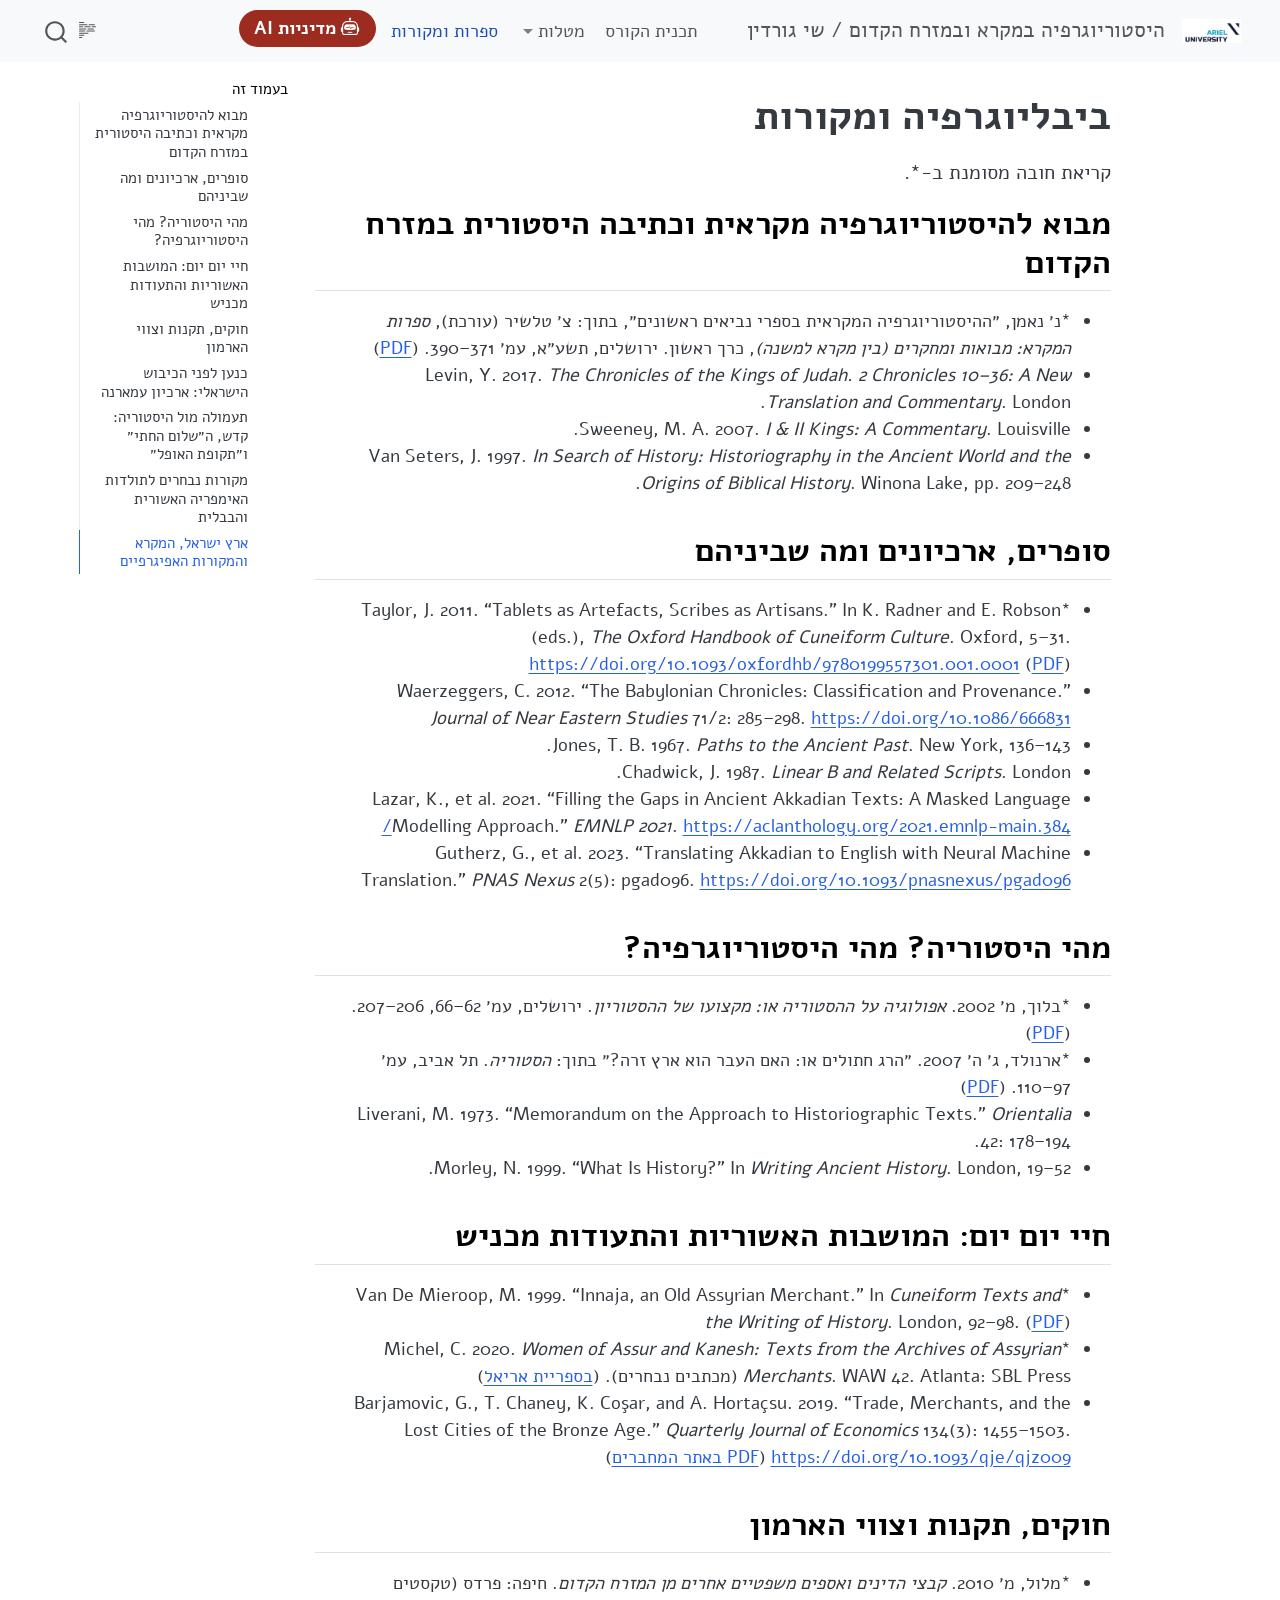
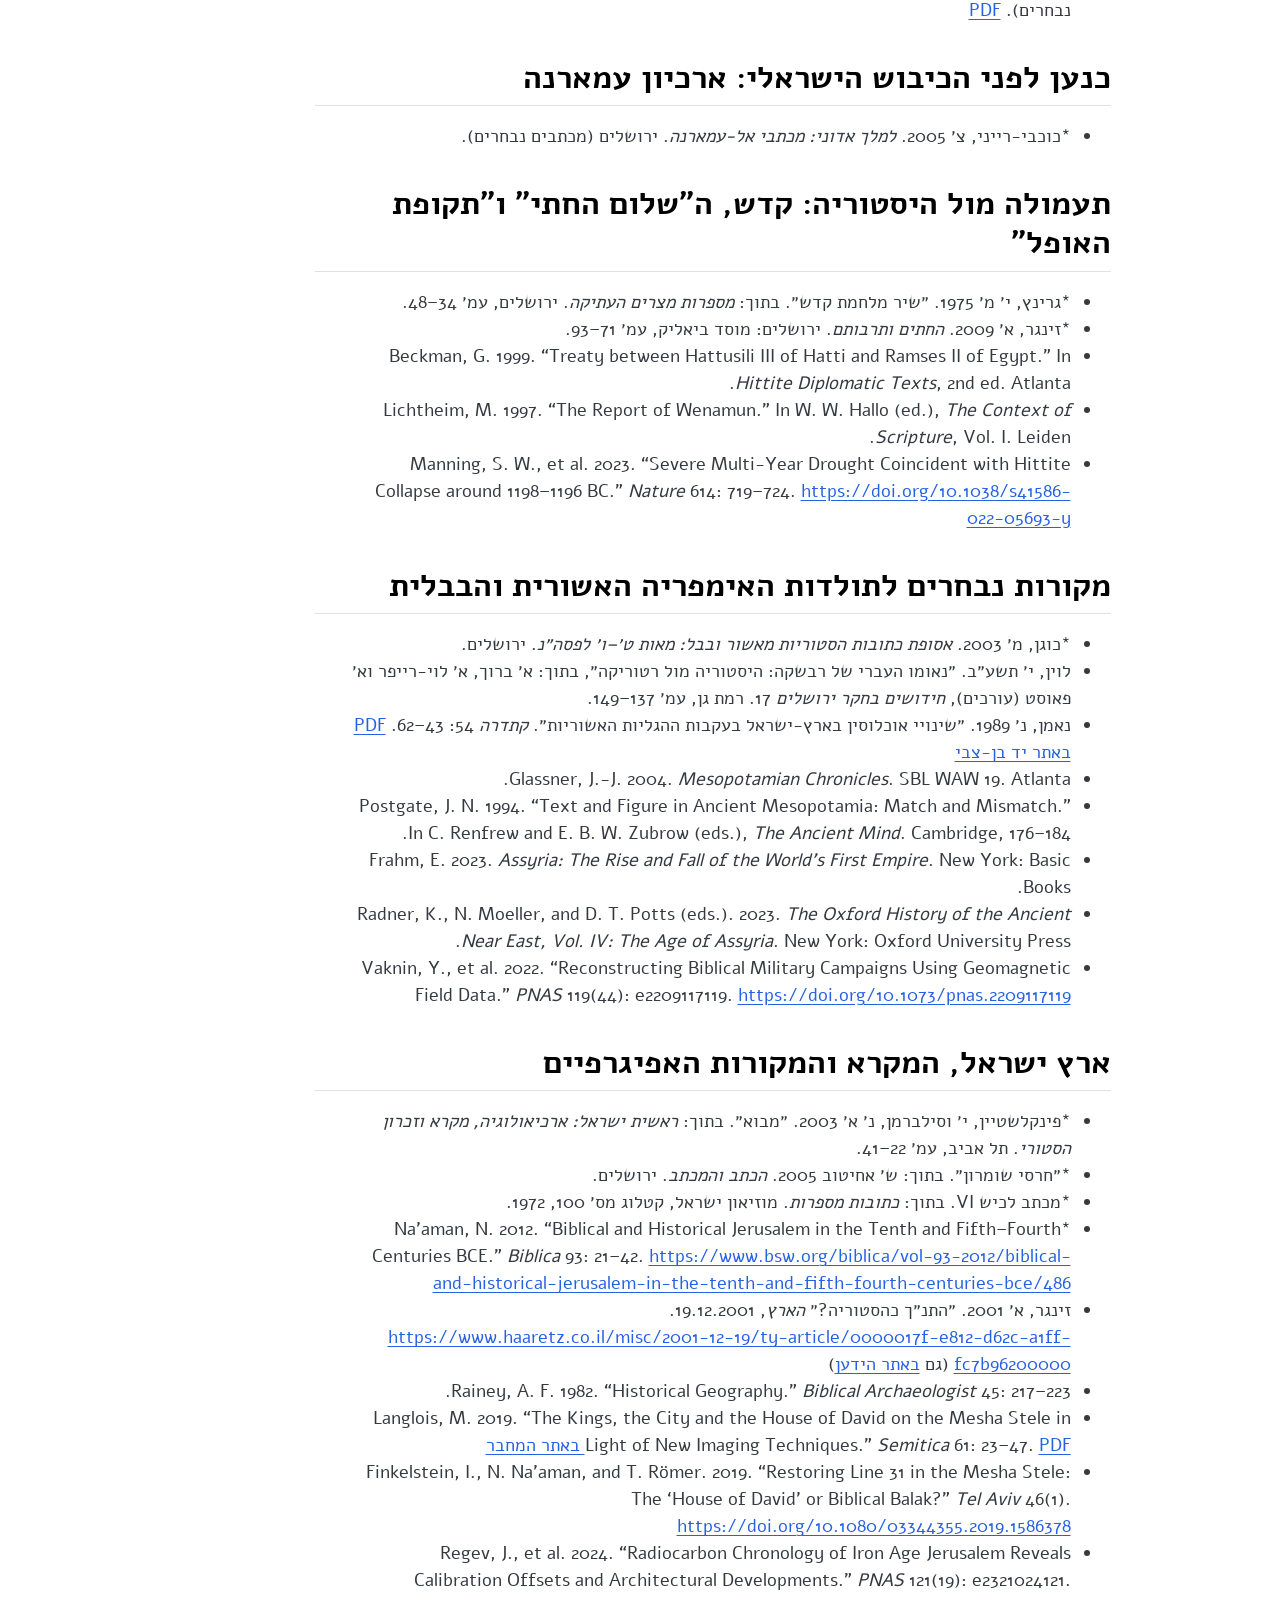
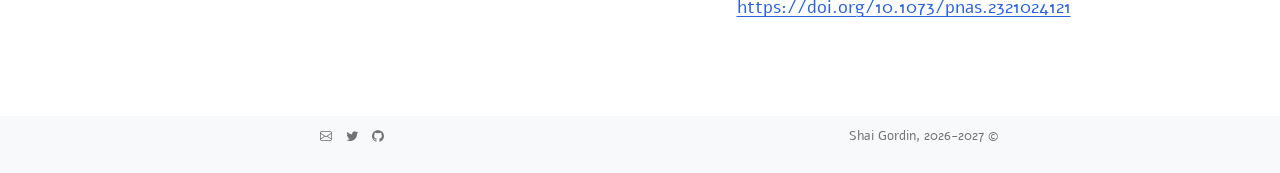
<file: docs/literature.html>
<!DOCTYPE html>
<html xmlns="http://www.w3.org/1999/xhtml" lang="en" xml:lang="en"><head>

<meta charset="utf-8">
<meta name="generator" content="quarto-1.7.32">

<meta name="viewport" content="width=device-width, initial-scale=1.0, user-scalable=yes">


<title>ביבליוגרפיה ומקורות – היסטוריוגרפיה במקרא ובמזרח הקדום / שי גורדין</title>
<style>
code{white-space: pre-wrap;}
span.smallcaps{font-variant: small-caps;}
div.columns{display: flex; gap: min(4vw, 1.5em);}
div.column{flex: auto; overflow-x: auto;}
div.hanging-indent{margin-left: 1.5em; text-indent: -1.5em;}
ul.task-list{list-style: none;}
ul.task-list li input[type="checkbox"] {
  width: 0.8em;
  margin: 0 0.8em 0.2em -1em; /* quarto-specific, see https://github.com/quarto-dev/quarto-cli/issues/4556 */ 
  vertical-align: middle;
}
</style>


<script src="site_libs/quarto-nav/quarto-nav.js"></script>
<script src="site_libs/quarto-nav/headroom.min.js"></script>
<script src="site_libs/clipboard/clipboard.min.js"></script>
<script src="site_libs/quarto-search/autocomplete.umd.js"></script>
<script src="site_libs/quarto-search/fuse.min.js"></script>
<script src="site_libs/quarto-search/quarto-search.js"></script>
<meta name="quarto:offset" content="./">
<link href="./ariel_logo_navbar.png" rel="icon" type="image/png">
<script src="site_libs/quarto-html/quarto.js" type="module"></script>
<script src="site_libs/quarto-html/tabsets/tabsets.js" type="module"></script>
<script src="site_libs/quarto-html/popper.min.js"></script>
<script src="site_libs/quarto-html/tippy.umd.min.js"></script>
<script src="site_libs/quarto-html/anchor.min.js"></script>
<link href="site_libs/quarto-html/tippy.css" rel="stylesheet">
<link href="site_libs/quarto-html/quarto-syntax-highlighting-37eea08aefeeee20ff55810ff984fec1.css" rel="stylesheet" id="quarto-text-highlighting-styles">
<script src="site_libs/bootstrap/bootstrap.min.js"></script>
<link href="site_libs/bootstrap/bootstrap-icons.css" rel="stylesheet">
<link href="site_libs/bootstrap/bootstrap-2af889ba3ca165690db3b646b9a460ef.min.css" rel="stylesheet" append-hash="true" id="quarto-bootstrap" data-mode="light">
<script id="quarto-search-options" type="application/json">{
  "location": "navbar",
  "copy-button": false,
  "collapse-after": 3,
  "panel-placement": "end",
  "type": "overlay",
  "limit": 50,
  "keyboard-shortcut": [
    "f",
    "/",
    "s"
  ],
  "show-item-context": false,
  "language": {
    "search-no-results-text": "No results",
    "search-matching-documents-text": "matching documents",
    "search-copy-link-title": "Copy link to search",
    "search-hide-matches-text": "Hide additional matches",
    "search-more-match-text": "more match in this document",
    "search-more-matches-text": "more matches in this document",
    "search-clear-button-title": "Clear",
    "search-text-placeholder": "",
    "search-detached-cancel-button-title": "Cancel",
    "search-submit-button-title": "Submit",
    "search-label": "Search"
  }
}</script>
<link rel="preconnect" href="https://fonts.googleapis.com">
<link rel="preconnect" href="https://fonts.gstatic.com" crossorigin="">
<link href="https://fonts.googleapis.com/css2?family=Alef:wght@400;700&amp;display=swap" rel="stylesheet">


<link rel="stylesheet" href="styles.css">
<link rel="stylesheet" href="ai.css">
<meta property="og:title" content="ביבליוגרפיה ומקורות – היסטוריוגרפיה במקרא ובמזרח הקדום / שי גורדין">
<meta property="og:description" content="">
<meta property="og:site_name" content="היסטוריוגרפיה במקרא ובמזרח הקדום / שי גורדין">
</head>

<body class="nav-fixed quarto-light">

<div id="quarto-search-results"></div>
  <header id="quarto-header" class="headroom fixed-top">
    <nav class="navbar navbar-expand-lg " data-bs-theme="dark">
      <div class="navbar-container container-fluid">
      <div class="navbar-brand-container mx-auto">
    <a href="./index.html" class="navbar-brand navbar-brand-logo">
    <img src="./ariel_logo_navbar.png" alt="" class="navbar-logo">
    </a>
    <a class="navbar-brand" href="./index.html">
    <span class="navbar-title">היסטוריוגרפיה במקרא ובמזרח הקדום / שי גורדין</span>
    </a>
  </div>
            <div id="quarto-search" class="" title="Search"></div>
          <button class="navbar-toggler" type="button" data-bs-toggle="collapse" data-bs-target="#navbarCollapse" aria-controls="navbarCollapse" role="menu" aria-expanded="false" aria-label="Toggle navigation" onclick="if (window.quartoToggleHeadroom) { window.quartoToggleHeadroom(); }">
  <span class="navbar-toggler-icon"></span>
</button>
          <div class="collapse navbar-collapse" id="navbarCollapse">
            <ul class="navbar-nav navbar-nav-scroll ms-auto">
  <li class="nav-item">
    <a class="nav-link" href="./about.html"> 
<span class="menu-text">תכנית הקורס</span></a>
  </li>  
  <li class="nav-item dropdown ">
    <a class="nav-link dropdown-toggle" href="#" id="nav-menu-" role="link" data-bs-toggle="dropdown" aria-expanded="false">
 <span class="menu-text">מטלות</span>
    </a>
    <ul class="dropdown-menu dropdown-menu-end" aria-labelledby="nav-menu-">    
        <li>
    <a class="dropdown-item" href="./assignments/index.html">
 <span class="dropdown-text">מרכיבי הציון</span></a>
  </li>  
        <li>
    <a class="dropdown-item" href="./assignments/lightning-talk.html">
 <span class="dropdown-text">הרצאת בזק: גרסה מול גרסה</span></a>
  </li>  
        <li>
    <a class="dropdown-item" href="./assignments/home-task.html">
 <span class="dropdown-text">משימת בית: העד המסויג</span></a>
  </li>  
        <li>
    <a class="dropdown-item" href="./assignments/final-project.html">
 <span class="dropdown-text">תיק היסטוריוגרפי</span></a>
  </li>  
    </ul>
  </li>
  <li class="nav-item">
    <a class="nav-link active" href="./literature.html" aria-current="page"> 
<span class="menu-text">ספרות ומקורות</span></a>
  </li>  
  <li class="nav-item">
    <a class="nav-link" href="./ai-policy.html"> <i class="bi bi-robot" role="img">
</i> 
<span class="menu-text">מדיניות AI</span></a>
  </li>  
</ul>
          </div> <!-- /navcollapse -->
            <div class="quarto-navbar-tools">
  <a href="" class="quarto-reader-toggle quarto-navigation-tool px-1" onclick="window.quartoToggleReader(); return false;" title="Toggle reader mode">
  <div class="quarto-reader-toggle-btn">
  <i class="bi"></i>
  </div>
</a>
</div>
      </div> <!-- /container-fluid -->
    </nav>
</header>
<!-- content -->
<div id="quarto-content" class="quarto-container page-columns page-rows-contents page-layout-article page-navbar">
<!-- sidebar -->
<!-- margin-sidebar -->
    <div id="quarto-margin-sidebar" class="sidebar margin-sidebar">
        <nav id="TOC" role="doc-toc" class="toc-active">
    <h2 id="toc-title">בעמוד זה</h2>
   
  <ul>
  <li><a href="#מבוא-להיסטוריוגרפיה-מקראית-וכתיבה-היסטורית-במזרח-הקדום" id="toc-מבוא-להיסטוריוגרפיה-מקראית-וכתיבה-היסטורית-במזרח-הקדום" class="nav-link active" data-scroll-target="#מבוא-להיסטוריוגרפיה-מקראית-וכתיבה-היסטורית-במזרח-הקדום">מבוא להיסטוריוגרפיה מקראית וכתיבה היסטורית במזרח הקדום</a></li>
  <li><a href="#סופרים-ארכיונים-ומה-שביניהם" id="toc-סופרים-ארכיונים-ומה-שביניהם" class="nav-link" data-scroll-target="#סופרים-ארכיונים-ומה-שביניהם">סופרים, ארכיונים ומה שביניהם</a></li>
  <li><a href="#מהי-היסטוריה-מהי-היסטוריוגרפיה" id="toc-מהי-היסטוריה-מהי-היסטוריוגרפיה" class="nav-link" data-scroll-target="#מהי-היסטוריה-מהי-היסטוריוגרפיה">מהי היסטוריה? מהי היסטוריוגרפיה?</a></li>
  <li><a href="#חיי-יום-יום-המושבות-האשוריות-והתעודות-מכניש" id="toc-חיי-יום-יום-המושבות-האשוריות-והתעודות-מכניש" class="nav-link" data-scroll-target="#חיי-יום-יום-המושבות-האשוריות-והתעודות-מכניש">חיי יום יום: המושבות האשוריות והתעודות מכניש</a></li>
  <li><a href="#חוקים-תקנות-וצווי-הארמון" id="toc-חוקים-תקנות-וצווי-הארמון" class="nav-link" data-scroll-target="#חוקים-תקנות-וצווי-הארמון">חוקים, תקנות וצווי הארמון</a></li>
  <li><a href="#כנען-לפני-הכיבוש-הישראלי-ארכיון-עמארנה" id="toc-כנען-לפני-הכיבוש-הישראלי-ארכיון-עמארנה" class="nav-link" data-scroll-target="#כנען-לפני-הכיבוש-הישראלי-ארכיון-עמארנה">כנען לפני הכיבוש הישראלי: ארכיון עמארנה</a></li>
  <li><a href="#תעמולה-מול-היסטוריה-קדש-השלום-החתי-ותקופת-האופל" id="toc-תעמולה-מול-היסטוריה-קדש-השלום-החתי-ותקופת-האופל" class="nav-link" data-scroll-target="#תעמולה-מול-היסטוריה-קדש-השלום-החתי-ותקופת-האופל">תעמולה מול היסטוריה: קדש, ה״שלום החתי״ ו״תקופת האופל״</a></li>
  <li><a href="#מקורות-נבחרים-לתולדות-האימפריה-האשורית-והבבלית" id="toc-מקורות-נבחרים-לתולדות-האימפריה-האשורית-והבבלית" class="nav-link" data-scroll-target="#מקורות-נבחרים-לתולדות-האימפריה-האשורית-והבבלית">מקורות נבחרים לתולדות האימפריה האשורית והבבלית</a></li>
  <li><a href="#ארץ-ישראל-המקרא-והמקורות-האפיגרפיים" id="toc-ארץ-ישראל-המקרא-והמקורות-האפיגרפיים" class="nav-link" data-scroll-target="#ארץ-ישראל-המקרא-והמקורות-האפיגרפיים">ארץ ישראל, המקרא והמקורות האפיגרפיים</a></li>
  </ul>
</nav>
    </div>
<!-- main -->
<main class="content" id="quarto-document-content">

<header id="title-block-header" class="quarto-title-block default">
<div class="quarto-title">
<h1 class="title">ביבליוגרפיה ומקורות</h1>
</div>



<div class="quarto-title-meta">

    
  
    
  </div>
  


</header>


<p>קריאת חובה מסומנת ב-*.</p>
<section id="מבוא-להיסטוריוגרפיה-מקראית-וכתיבה-היסטורית-במזרח-הקדום" class="level2">
<h2 class="anchored" data-anchor-id="מבוא-להיסטוריוגרפיה-מקראית-וכתיבה-היסטורית-במזרח-הקדום">מבוא להיסטוריוגרפיה מקראית וכתיבה היסטורית במזרח הקדום</h2>
<ul>
<li>*נ׳ נאמן, ״ההיסטוריוגרפיה המקראית בספרי נביאים ראשונים״, בתוך: צ׳ טלשיר (עורכת), <em>ספרות המקרא: מבואות ומחקרים (בין מקרא למשנה)</em>, כרך ראשון. ירושלים, תשע״א, עמ׳ 371–390. (<a href="https://drive.google.com/file/d/1vqmNCUA4hdAQx81t0CRSxkVp6iGwYR0q/view?usp=sharing" target="_blank">PDF</a>)</li>
<li>Levin, Y. 2017. <em>The Chronicles of the Kings of Judah. 2 Chronicles 10–36: A New Translation and Commentary</em>. London.</li>
<li>Sweeney, M. A. 2007. <em>I &amp; II Kings: A Commentary</em>. Louisville.</li>
<li>Van Seters, J. 1997. <em>In Search of History: Historiography in the Ancient World and the Origins of Biblical History</em>. Winona Lake, pp.&nbsp;209–248.</li>
</ul>
</section>
<section id="סופרים-ארכיונים-ומה-שביניהם" class="level2">
<h2 class="anchored" data-anchor-id="סופרים-ארכיונים-ומה-שביניהם">סופרים, ארכיונים ומה שביניהם</h2>
<ul>
<li>*Taylor, J. 2011. “Tablets as Artefacts, Scribes as Artisans.” In K. Radner and E. Robson (eds.), <em>The Oxford Handbook of Cuneiform Culture</em>. Oxford, 5–31. <a href="https://doi.org/10.1093/oxfordhb/9780199557301.001.0001" class="uri">https://doi.org/10.1093/oxfordhb/9780199557301.001.0001</a> (<a href="https://drive.google.com/file/d/1cjJ-ZhWN_PgL8lQaeoPDTKfuVGFiuSH5/view?usp=sharing" target="_blank">PDF</a>)</li>
<li>Waerzeggers, C. 2012. “The Babylonian Chronicles: Classification and Provenance.” <em>Journal of Near Eastern Studies</em> 71/2: 285–298. <a href="https://doi.org/10.1086/666831" class="uri">https://doi.org/10.1086/666831</a></li>
<li>Jones, T. B. 1967. <em>Paths to the Ancient Past</em>. New York, 136–143.</li>
<li>Chadwick, J. 1987. <em>Linear B and Related Scripts</em>. London.</li>
<li>Lazar, K., et al.&nbsp;2021. “Filling the Gaps in Ancient Akkadian Texts: A Masked Language Modelling Approach.” <em>EMNLP 2021</em>. <a href="https://aclanthology.org/2021.emnlp-main.384/" class="uri">https://aclanthology.org/2021.emnlp-main.384/</a></li>
<li>Gutherz, G., et al.&nbsp;2023. “Translating Akkadian to English with Neural Machine Translation.” <em>PNAS Nexus</em> 2(5): pgad096. <a href="https://doi.org/10.1093/pnasnexus/pgad096" class="uri">https://doi.org/10.1093/pnasnexus/pgad096</a></li>
</ul>
</section>
<section id="מהי-היסטוריה-מהי-היסטוריוגרפיה" class="level2">
<h2 class="anchored" data-anchor-id="מהי-היסטוריה-מהי-היסטוריוגרפיה">מהי היסטוריה? מהי היסטוריוגרפיה?</h2>
<ul>
<li>*בלוך, מ׳ 2002. <em>אפולוגיה על ההסטוריה או: מקצועו של ההסטוריון</em>. ירושלים, עמ׳ 62–66, 206–207. (<a href="https://drive.google.com/file/d/1K6wq6oxl-WJ92Txl9l3UWtDVsGWwxINs/view?usp=sharing" target="_blank">PDF</a>)</li>
<li>*ארנולד, ג׳ ה׳ 2007. ״הרג חתולים או: האם העבר הוא ארץ זרה?״ בתוך: <em>הסטוריה</em>. תל אביב, עמ׳ 97–110. (<a href="https://drive.google.com/file/d/1cFSAmulDjIApt4o912WSFP__PRFHZZYC/view?usp=sharing" target="_blank">PDF</a>)</li>
<li>Liverani, M. 1973. “Memorandum on the Approach to Historiographic Texts.” <em>Orientalia</em> 42: 178–194.</li>
<li>Morley, N. 1999. “What Is History?” In <em>Writing Ancient History</em>. London, 19–52.</li>
</ul>
</section>
<section id="חיי-יום-יום-המושבות-האשוריות-והתעודות-מכניש" class="level2">
<h2 class="anchored" data-anchor-id="חיי-יום-יום-המושבות-האשוריות-והתעודות-מכניש">חיי יום יום: המושבות האשוריות והתעודות מכניש</h2>
<ul>
<li>*Van De Mieroop, M. 1999. “Innaja, an Old Assyrian Merchant.” In <em>Cuneiform Texts and the Writing of History</em>. London, 92–98. (<a href="https://drive.google.com/file/d/1iolD9sQpbw_BCeXbdulhSQM9a83xiXXA/view?usp=sharing" target="_blank">PDF</a>)</li>
<li>*Michel, C. 2020. <em>Women of Assur and Kanesh: Texts from the Archives of Assyrian Merchants</em>. WAW 42. Atlanta: SBL Press (מכתבים נבחרים). (<a href="https://ariel.primo.exlibrisgroup.com/permalink/972ARIEL_INST/13fs2rd/alma994424585907236" target="_blank">בספריית אריאל</a>)</li>
<li>Barjamovic, G., T. Chaney, K. Coşar, and A. Hortaçsu. 2019. “Trade, Merchants, and the Lost Cities of the Bronze Age.” <em>Quarterly Journal of Economics</em> 134(3): 1455–1503. <a href="https://doi.org/10.1093/qje/qjz009" class="uri">https://doi.org/10.1093/qje/qjz009</a> (<a href="https://keremcosar.uvacreate.virginia.edu/publications/BCCH-BronzeAgeTrade-qje.pdf">PDF באתר המחברים</a>)</li>
</ul>
</section>
<section id="חוקים-תקנות-וצווי-הארמון" class="level2">
<h2 class="anchored" data-anchor-id="חוקים-תקנות-וצווי-הארמון">חוקים, תקנות וצווי הארמון</h2>
<ul>
<li>*מלול, מ׳ 2010. <em>קבצי הדינים ואספים משפטיים אחרים מן המזרח הקדום</em>. חיפה: פרדס (טקסטים נבחרים). <a href="https://drive.google.com/file/d/1fVIwGHCS1kFGwg2b4NBsoYna2KtX0qkq/view?usp=sharing" target="_blank">PDF</a></li>
</ul>
</section>
<section id="כנען-לפני-הכיבוש-הישראלי-ארכיון-עמארנה" class="level2">
<h2 class="anchored" data-anchor-id="כנען-לפני-הכיבוש-הישראלי-ארכיון-עמארנה">כנען לפני הכיבוש הישראלי: ארכיון עמארנה</h2>
<ul>
<li>*כוכבי-רייני, צ׳ 2005. <em>למלך אדוני: מכתבי אל-עמארנה</em>. ירושלים (מכתבים נבחרים).</li>
</ul>
</section>
<section id="תעמולה-מול-היסטוריה-קדש-השלום-החתי-ותקופת-האופל" class="level2">
<h2 class="anchored" data-anchor-id="תעמולה-מול-היסטוריה-קדש-השלום-החתי-ותקופת-האופל">תעמולה מול היסטוריה: קדש, ה״שלום החתי״ ו״תקופת האופל״</h2>
<ul>
<li>*גרינץ, י׳ מ׳ 1975. ״שיר מלחמת קדש״. בתוך: <em>מספרות מצרים העתיקה</em>. ירושלים, עמ׳ 34–48.</li>
<li>*זינגר, א׳ 2009. <em>החתים ותרבותם</em>. ירושלים: מוסד ביאליק, עמ׳ 71–93.</li>
<li>Beckman, G. 1999. “Treaty between Hattusili III of Hatti and Ramses II of Egypt.” In <em>Hittite Diplomatic Texts</em>, 2nd ed.&nbsp;Atlanta.</li>
<li>Lichtheim, M. 1997. “The Report of Wenamun.” In W. W. Hallo (ed.), <em>The Context of Scripture</em>, Vol. I. Leiden.</li>
<li>Manning, S. W., et al.&nbsp;2023. “Severe Multi-Year Drought Coincident with Hittite Collapse around 1198–1196 BC.” <em>Nature</em> 614: 719–724. <a href="https://doi.org/10.1038/s41586-022-05693-y" class="uri">https://doi.org/10.1038/s41586-022-05693-y</a></li>
</ul>
</section>
<section id="מקורות-נבחרים-לתולדות-האימפריה-האשורית-והבבלית" class="level2">
<h2 class="anchored" data-anchor-id="מקורות-נבחרים-לתולדות-האימפריה-האשורית-והבבלית">מקורות נבחרים לתולדות האימפריה האשורית והבבלית</h2>
<ul>
<li>*כוגן, מ׳ 2003. <em>אסופת כתובות הסטוריות מאשור ובבל: מאות ט׳–ו׳ לפסה״נ</em>. ירושלים.</li>
<li>לוין, י׳ תשע״ב. ״נאומו העברי של רבשקה: היסטוריה מול רטוריקה״, בתוך: א׳ ברוך, א׳ לוי-רייפר וא׳ פאוסט (עורכים), <em>חידושים בחקר ירושלים</em> 17. רמת גן, עמ׳ 137–149.</li>
<li>נאמן, נ׳ 1989. ״שינויי אוכלוסין בארץ-ישראל בעקבות ההגליות האשוריות״. <em>קתדרה</em> 54: 43–62. <a href="https://files.ybz.org.il/periodicals/Cathedra/54/Article_54.12.pdf">PDF באתר יד בן-צבי</a></li>
<li>Glassner, J.-J. 2004. <em>Mesopotamian Chronicles</em>. SBL WAW 19. Atlanta.</li>
<li>Postgate, J. N. 1994. “Text and Figure in Ancient Mesopotamia: Match and Mismatch.” In C. Renfrew and E. B. W. Zubrow (eds.), <em>The Ancient Mind</em>. Cambridge, 176–184.</li>
<li>Frahm, E. 2023. <em>Assyria: The Rise and Fall of the World’s First Empire</em>. New York: Basic Books.</li>
<li>Radner, K., N. Moeller, and D. T. Potts (eds.). 2023. <em>The Oxford History of the Ancient Near East, Vol. IV: The Age of Assyria</em>. New York: Oxford University Press.</li>
<li>Vaknin, Y., et al.&nbsp;2022. “Reconstructing Biblical Military Campaigns Using Geomagnetic Field Data.” <em>PNAS</em> 119(44): e2209117119. <a href="https://doi.org/10.1073/pnas.2209117119" class="uri">https://doi.org/10.1073/pnas.2209117119</a></li>
</ul>
</section>
<section id="ארץ-ישראל-המקרא-והמקורות-האפיגרפיים" class="level2">
<h2 class="anchored" data-anchor-id="ארץ-ישראל-המקרא-והמקורות-האפיגרפיים">ארץ ישראל, המקרא והמקורות האפיגרפיים</h2>
<ul>
<li>*פינקלשטיין, י׳ וסילברמן, נ׳ א׳ 2003. ״מבוא״. בתוך: <em>ראשית ישראל: ארכיאולוגיה, מקרא וזכרון הסטורי</em>. תל אביב, עמ׳ 22–41.</li>
<li>*״חרסי שומרון״. בתוך: ש׳ אחיטוב 2005. <em>הכתב והמכתב</em>. ירושלים.</li>
<li>*מכתב לכיש VI. בתוך: <em>כתובות מספרות</em>. מוזיאון ישראל, קטלוג מס׳ 100, 1972.</li>
<li>*Na’aman, N. 2012. “Biblical and Historical Jerusalem in the Tenth and Fifth–Fourth Centuries BCE.” <em>Biblica</em> 93: 21–42. <a href="https://www.bsw.org/biblica/vol-93-2012/biblical-and-historical-jerusalem-in-the-tenth-and-fifth-fourth-centuries-bce/486" class="uri">https://www.bsw.org/biblica/vol-93-2012/biblical-and-historical-jerusalem-in-the-tenth-and-fifth-fourth-centuries-bce/486</a></li>
<li>זינגר, א׳ 2001. ״התנ״ך כהסטוריה?״ <em>הארץ</em>, 19.12.2001. <a href="https://www.haaretz.co.il/misc/2001-12-19/ty-article/0000017f-e812-d62c-a1ff-fc7b96200000" class="uri">https://www.haaretz.co.il/misc/2001-12-19/ty-article/0000017f-e812-d62c-a1ff-fc7b96200000</a> (גם <a href="https://hayadan.com/is-bible-a-history-book-211201">באתר הידען</a>)</li>
<li>Rainey, A. F. 1982. “Historical Geography.” <em>Biblical Archaeologist</em> 45: 217–223.</li>
<li>Langlois, M. 2019. “The Kings, the City and the House of David on the Mesha Stele in Light of New Imaging Techniques.” <em>Semitica</em> 61: 23–47. <a href="https://michaellanglois.fr/medias/langlois-2019-the-kings-the-city-and-the-house-of-david-on-the-mesha-stele-semitica-61-p--23-47.pdf">PDF באתר המחבר</a></li>
<li>Finkelstein, I., N. Na’aman, and T. Römer. 2019. “Restoring Line 31 in the Mesha Stele: The ‘House of David’ or Biblical Balak?” <em>Tel Aviv</em> 46(1). <a href="https://doi.org/10.1080/03344355.2019.1586378" class="uri">https://doi.org/10.1080/03344355.2019.1586378</a></li>
<li>Regev, J., et al.&nbsp;2024. “Radiocarbon Chronology of Iron Age Jerusalem Reveals Calibration Offsets and Architectural Developments.” <em>PNAS</em> 121(19): e2321024121. <a href="https://doi.org/10.1073/pnas.2321024121" class="uri">https://doi.org/10.1073/pnas.2321024121</a></li>
</ul>


</section>

</main> <!-- /main -->
<script id="quarto-html-after-body" type="application/javascript">
  window.document.addEventListener("DOMContentLoaded", function (event) {
    const icon = "";
    const anchorJS = new window.AnchorJS();
    anchorJS.options = {
      placement: 'right',
      icon: icon
    };
    anchorJS.add('.anchored');
    const isCodeAnnotation = (el) => {
      for (const clz of el.classList) {
        if (clz.startsWith('code-annotation-')) {                     
          return true;
        }
      }
      return false;
    }
    const onCopySuccess = function(e) {
      // button target
      const button = e.trigger;
      // don't keep focus
      button.blur();
      // flash "checked"
      button.classList.add('code-copy-button-checked');
      var currentTitle = button.getAttribute("title");
      button.setAttribute("title", "Copied!");
      let tooltip;
      if (window.bootstrap) {
        button.setAttribute("data-bs-toggle", "tooltip");
        button.setAttribute("data-bs-placement", "left");
        button.setAttribute("data-bs-title", "Copied!");
        tooltip = new bootstrap.Tooltip(button, 
          { trigger: "manual", 
            customClass: "code-copy-button-tooltip",
            offset: [0, -8]});
        tooltip.show();    
      }
      setTimeout(function() {
        if (tooltip) {
          tooltip.hide();
          button.removeAttribute("data-bs-title");
          button.removeAttribute("data-bs-toggle");
          button.removeAttribute("data-bs-placement");
        }
        button.setAttribute("title", currentTitle);
        button.classList.remove('code-copy-button-checked');
      }, 1000);
      // clear code selection
      e.clearSelection();
    }
    const getTextToCopy = function(trigger) {
        const codeEl = trigger.previousElementSibling.cloneNode(true);
        for (const childEl of codeEl.children) {
          if (isCodeAnnotation(childEl)) {
            childEl.remove();
          }
        }
        return codeEl.innerText;
    }
    const clipboard = new window.ClipboardJS('.code-copy-button:not([data-in-quarto-modal])', {
      text: getTextToCopy
    });
    clipboard.on('success', onCopySuccess);
    if (window.document.getElementById('quarto-embedded-source-code-modal')) {
      const clipboardModal = new window.ClipboardJS('.code-copy-button[data-in-quarto-modal]', {
        text: getTextToCopy,
        container: window.document.getElementById('quarto-embedded-source-code-modal')
      });
      clipboardModal.on('success', onCopySuccess);
    }
      var localhostRegex = new RegExp(/^(?:http|https):\/\/localhost\:?[0-9]*\//);
      var mailtoRegex = new RegExp(/^mailto:/);
        var filterRegex = new RegExp('/' + window.location.host + '/');
      var isInternal = (href) => {
          return filterRegex.test(href) || localhostRegex.test(href) || mailtoRegex.test(href);
      }
      // Inspect non-navigation links and adorn them if external
     var links = window.document.querySelectorAll('a[href]:not(.nav-link):not(.navbar-brand):not(.toc-action):not(.sidebar-link):not(.sidebar-item-toggle):not(.pagination-link):not(.no-external):not([aria-hidden]):not(.dropdown-item):not(.quarto-navigation-tool):not(.about-link)');
      for (var i=0; i<links.length; i++) {
        const link = links[i];
        if (!isInternal(link.href)) {
          // undo the damage that might have been done by quarto-nav.js in the case of
          // links that we want to consider external
          if (link.dataset.originalHref !== undefined) {
            link.href = link.dataset.originalHref;
          }
        }
      }
    function tippyHover(el, contentFn, onTriggerFn, onUntriggerFn) {
      const config = {
        allowHTML: true,
        maxWidth: 500,
        delay: 100,
        arrow: false,
        appendTo: function(el) {
            return el.parentElement;
        },
        interactive: true,
        interactiveBorder: 10,
        theme: 'quarto',
        placement: 'bottom-start',
      };
      if (contentFn) {
        config.content = contentFn;
      }
      if (onTriggerFn) {
        config.onTrigger = onTriggerFn;
      }
      if (onUntriggerFn) {
        config.onUntrigger = onUntriggerFn;
      }
      window.tippy(el, config); 
    }
    const noterefs = window.document.querySelectorAll('a[role="doc-noteref"]');
    for (var i=0; i<noterefs.length; i++) {
      const ref = noterefs[i];
      tippyHover(ref, function() {
        // use id or data attribute instead here
        let href = ref.getAttribute('data-footnote-href') || ref.getAttribute('href');
        try { href = new URL(href).hash; } catch {}
        const id = href.replace(/^#\/?/, "");
        const note = window.document.getElementById(id);
        if (note) {
          return note.innerHTML;
        } else {
          return "";
        }
      });
    }
    const xrefs = window.document.querySelectorAll('a.quarto-xref');
    const processXRef = (id, note) => {
      // Strip column container classes
      const stripColumnClz = (el) => {
        el.classList.remove("page-full", "page-columns");
        if (el.children) {
          for (const child of el.children) {
            stripColumnClz(child);
          }
        }
      }
      stripColumnClz(note)
      if (id === null || id.startsWith('sec-')) {
        // Special case sections, only their first couple elements
        const container = document.createElement("div");
        if (note.children && note.children.length > 2) {
          container.appendChild(note.children[0].cloneNode(true));
          for (let i = 1; i < note.children.length; i++) {
            const child = note.children[i];
            if (child.tagName === "P" && child.innerText === "") {
              continue;
            } else {
              container.appendChild(child.cloneNode(true));
              break;
            }
          }
          if (window.Quarto?.typesetMath) {
            window.Quarto.typesetMath(container);
          }
          return container.innerHTML
        } else {
          if (window.Quarto?.typesetMath) {
            window.Quarto.typesetMath(note);
          }
          return note.innerHTML;
        }
      } else {
        // Remove any anchor links if they are present
        const anchorLink = note.querySelector('a.anchorjs-link');
        if (anchorLink) {
          anchorLink.remove();
        }
        if (window.Quarto?.typesetMath) {
          window.Quarto.typesetMath(note);
        }
        if (note.classList.contains("callout")) {
          return note.outerHTML;
        } else {
          return note.innerHTML;
        }
      }
    }
    for (var i=0; i<xrefs.length; i++) {
      const xref = xrefs[i];
      tippyHover(xref, undefined, function(instance) {
        instance.disable();
        let url = xref.getAttribute('href');
        let hash = undefined; 
        if (url.startsWith('#')) {
          hash = url;
        } else {
          try { hash = new URL(url).hash; } catch {}
        }
        if (hash) {
          const id = hash.replace(/^#\/?/, "");
          const note = window.document.getElementById(id);
          if (note !== null) {
            try {
              const html = processXRef(id, note.cloneNode(true));
              instance.setContent(html);
            } finally {
              instance.enable();
              instance.show();
            }
          } else {
            // See if we can fetch this
            fetch(url.split('#')[0])
            .then(res => res.text())
            .then(html => {
              const parser = new DOMParser();
              const htmlDoc = parser.parseFromString(html, "text/html");
              const note = htmlDoc.getElementById(id);
              if (note !== null) {
                const html = processXRef(id, note);
                instance.setContent(html);
              } 
            }).finally(() => {
              instance.enable();
              instance.show();
            });
          }
        } else {
          // See if we can fetch a full url (with no hash to target)
          // This is a special case and we should probably do some content thinning / targeting
          fetch(url)
          .then(res => res.text())
          .then(html => {
            const parser = new DOMParser();
            const htmlDoc = parser.parseFromString(html, "text/html");
            const note = htmlDoc.querySelector('main.content');
            if (note !== null) {
              // This should only happen for chapter cross references
              // (since there is no id in the URL)
              // remove the first header
              if (note.children.length > 0 && note.children[0].tagName === "HEADER") {
                note.children[0].remove();
              }
              const html = processXRef(null, note);
              instance.setContent(html);
            } 
          }).finally(() => {
            instance.enable();
            instance.show();
          });
        }
      }, function(instance) {
      });
    }
        let selectedAnnoteEl;
        const selectorForAnnotation = ( cell, annotation) => {
          let cellAttr = 'data-code-cell="' + cell + '"';
          let lineAttr = 'data-code-annotation="' +  annotation + '"';
          const selector = 'span[' + cellAttr + '][' + lineAttr + ']';
          return selector;
        }
        const selectCodeLines = (annoteEl) => {
          const doc = window.document;
          const targetCell = annoteEl.getAttribute("data-target-cell");
          const targetAnnotation = annoteEl.getAttribute("data-target-annotation");
          const annoteSpan = window.document.querySelector(selectorForAnnotation(targetCell, targetAnnotation));
          const lines = annoteSpan.getAttribute("data-code-lines").split(",");
          const lineIds = lines.map((line) => {
            return targetCell + "-" + line;
          })
          let top = null;
          let height = null;
          let parent = null;
          if (lineIds.length > 0) {
              //compute the position of the single el (top and bottom and make a div)
              const el = window.document.getElementById(lineIds[0]);
              top = el.offsetTop;
              height = el.offsetHeight;
              parent = el.parentElement.parentElement;
            if (lineIds.length > 1) {
              const lastEl = window.document.getElementById(lineIds[lineIds.length - 1]);
              const bottom = lastEl.offsetTop + lastEl.offsetHeight;
              height = bottom - top;
            }
            if (top !== null && height !== null && parent !== null) {
              // cook up a div (if necessary) and position it 
              let div = window.document.getElementById("code-annotation-line-highlight");
              if (div === null) {
                div = window.document.createElement("div");
                div.setAttribute("id", "code-annotation-line-highlight");
                div.style.position = 'absolute';
                parent.appendChild(div);
              }
              div.style.top = top - 2 + "px";
              div.style.height = height + 4 + "px";
              div.style.left = 0;
              let gutterDiv = window.document.getElementById("code-annotation-line-highlight-gutter");
              if (gutterDiv === null) {
                gutterDiv = window.document.createElement("div");
                gutterDiv.setAttribute("id", "code-annotation-line-highlight-gutter");
                gutterDiv.style.position = 'absolute';
                const codeCell = window.document.getElementById(targetCell);
                const gutter = codeCell.querySelector('.code-annotation-gutter');
                gutter.appendChild(gutterDiv);
              }
              gutterDiv.style.top = top - 2 + "px";
              gutterDiv.style.height = height + 4 + "px";
            }
            selectedAnnoteEl = annoteEl;
          }
        };
        const unselectCodeLines = () => {
          const elementsIds = ["code-annotation-line-highlight", "code-annotation-line-highlight-gutter"];
          elementsIds.forEach((elId) => {
            const div = window.document.getElementById(elId);
            if (div) {
              div.remove();
            }
          });
          selectedAnnoteEl = undefined;
        };
          // Handle positioning of the toggle
      window.addEventListener(
        "resize",
        throttle(() => {
          elRect = undefined;
          if (selectedAnnoteEl) {
            selectCodeLines(selectedAnnoteEl);
          }
        }, 10)
      );
      function throttle(fn, ms) {
      let throttle = false;
      let timer;
        return (...args) => {
          if(!throttle) { // first call gets through
              fn.apply(this, args);
              throttle = true;
          } else { // all the others get throttled
              if(timer) clearTimeout(timer); // cancel #2
              timer = setTimeout(() => {
                fn.apply(this, args);
                timer = throttle = false;
              }, ms);
          }
        };
      }
        // Attach click handler to the DT
        const annoteDls = window.document.querySelectorAll('dt[data-target-cell]');
        for (const annoteDlNode of annoteDls) {
          annoteDlNode.addEventListener('click', (event) => {
            const clickedEl = event.target;
            if (clickedEl !== selectedAnnoteEl) {
              unselectCodeLines();
              const activeEl = window.document.querySelector('dt[data-target-cell].code-annotation-active');
              if (activeEl) {
                activeEl.classList.remove('code-annotation-active');
              }
              selectCodeLines(clickedEl);
              clickedEl.classList.add('code-annotation-active');
            } else {
              // Unselect the line
              unselectCodeLines();
              clickedEl.classList.remove('code-annotation-active');
            }
          });
        }
    const findCites = (el) => {
      const parentEl = el.parentElement;
      if (parentEl) {
        const cites = parentEl.dataset.cites;
        if (cites) {
          return {
            el,
            cites: cites.split(' ')
          };
        } else {
          return findCites(el.parentElement)
        }
      } else {
        return undefined;
      }
    };
    var bibliorefs = window.document.querySelectorAll('a[role="doc-biblioref"]');
    for (var i=0; i<bibliorefs.length; i++) {
      const ref = bibliorefs[i];
      const citeInfo = findCites(ref);
      if (citeInfo) {
        tippyHover(citeInfo.el, function() {
          var popup = window.document.createElement('div');
          citeInfo.cites.forEach(function(cite) {
            var citeDiv = window.document.createElement('div');
            citeDiv.classList.add('hanging-indent');
            citeDiv.classList.add('csl-entry');
            var biblioDiv = window.document.getElementById('ref-' + cite);
            if (biblioDiv) {
              citeDiv.innerHTML = biblioDiv.innerHTML;
            }
            popup.appendChild(citeDiv);
          });
          return popup.innerHTML;
        });
      }
    }
  });
  </script>
</div> <!-- /content -->
<footer class="footer">
  <div class="nav-footer">
    <div class="nav-footer-left">
<p>© Shai Gordin, 2026-2027</p>
</div>   
    <div class="nav-footer-center">
      &nbsp;
    </div>
    <div class="nav-footer-right">
      <ul class="footer-items list-unstyled">
    <li class="nav-item compact">
    <a class="nav-link" href="https://github.com/shaigordin">
      <i class="bi bi-github" role="img" aria-label="Shai Gordin GitHub">
</i> 
    </a>
  </li>  
    <li class="nav-item compact">
    <a class="nav-link" href="https://twitter.com/shgordin">
      <i class="bi bi-twitter" role="img" aria-label="Shai Gordin Twitter">
</i> 
    </a>
  </li>  
    <li class="nav-item compact">
    <a class="nav-link" href="mailto:shaigo@ariel.ac.il">
      <i class="bi bi-envelope" role="img">
</i> 
    </a>
  </li>  
</ul>
    </div>
  </div>
</footer>




</body></html>
</file>
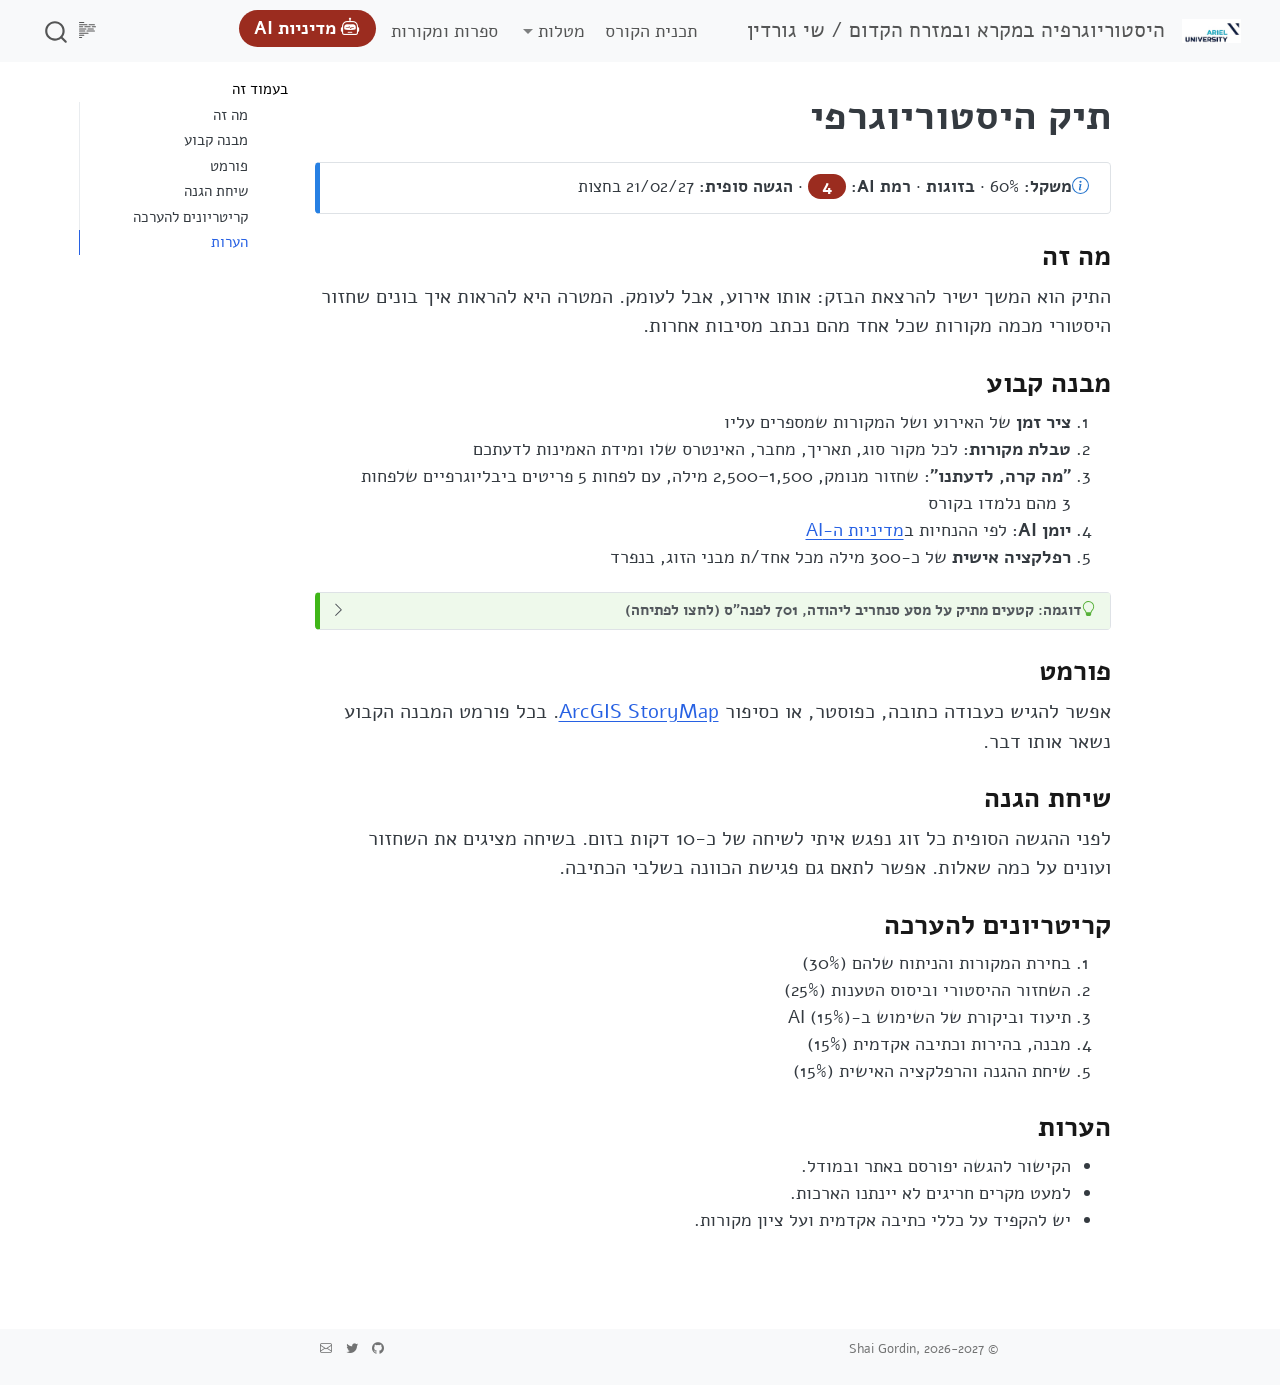
<file: docs/assignments/final-project.html>
<!DOCTYPE html>
<html xmlns="http://www.w3.org/1999/xhtml" lang="en" xml:lang="en"><head>

<meta charset="utf-8">
<meta name="generator" content="quarto-1.7.32">

<meta name="viewport" content="width=device-width, initial-scale=1.0, user-scalable=yes">


<title>תיק היסטוריוגרפי – היסטוריוגרפיה במקרא ובמזרח הקדום / שי גורדין</title>
<style>
code{white-space: pre-wrap;}
span.smallcaps{font-variant: small-caps;}
div.columns{display: flex; gap: min(4vw, 1.5em);}
div.column{flex: auto; overflow-x: auto;}
div.hanging-indent{margin-left: 1.5em; text-indent: -1.5em;}
ul.task-list{list-style: none;}
ul.task-list li input[type="checkbox"] {
  width: 0.8em;
  margin: 0 0.8em 0.2em -1em; /* quarto-specific, see https://github.com/quarto-dev/quarto-cli/issues/4556 */ 
  vertical-align: middle;
}
</style>


<script src="../site_libs/quarto-nav/quarto-nav.js"></script>
<script src="../site_libs/quarto-nav/headroom.min.js"></script>
<script src="../site_libs/clipboard/clipboard.min.js"></script>
<script src="../site_libs/quarto-search/autocomplete.umd.js"></script>
<script src="../site_libs/quarto-search/fuse.min.js"></script>
<script src="../site_libs/quarto-search/quarto-search.js"></script>
<meta name="quarto:offset" content="../">
<link href="../ariel_logo_navbar.png" rel="icon" type="image/png">
<script src="../site_libs/quarto-html/quarto.js" type="module"></script>
<script src="../site_libs/quarto-html/tabsets/tabsets.js" type="module"></script>
<script src="../site_libs/quarto-html/popper.min.js"></script>
<script src="../site_libs/quarto-html/tippy.umd.min.js"></script>
<script src="../site_libs/quarto-html/anchor.min.js"></script>
<link href="../site_libs/quarto-html/tippy.css" rel="stylesheet">
<link href="../site_libs/quarto-html/quarto-syntax-highlighting-37eea08aefeeee20ff55810ff984fec1.css" rel="stylesheet" id="quarto-text-highlighting-styles">
<script src="../site_libs/bootstrap/bootstrap.min.js"></script>
<link href="../site_libs/bootstrap/bootstrap-icons.css" rel="stylesheet">
<link href="../site_libs/bootstrap/bootstrap-2af889ba3ca165690db3b646b9a460ef.min.css" rel="stylesheet" append-hash="true" id="quarto-bootstrap" data-mode="light">
<script id="quarto-search-options" type="application/json">{
  "location": "navbar",
  "copy-button": false,
  "collapse-after": 3,
  "panel-placement": "end",
  "type": "overlay",
  "limit": 50,
  "keyboard-shortcut": [
    "f",
    "/",
    "s"
  ],
  "show-item-context": false,
  "language": {
    "search-no-results-text": "No results",
    "search-matching-documents-text": "matching documents",
    "search-copy-link-title": "Copy link to search",
    "search-hide-matches-text": "Hide additional matches",
    "search-more-match-text": "more match in this document",
    "search-more-matches-text": "more matches in this document",
    "search-clear-button-title": "Clear",
    "search-text-placeholder": "",
    "search-detached-cancel-button-title": "Cancel",
    "search-submit-button-title": "Submit",
    "search-label": "Search"
  }
}</script>
<link rel="preconnect" href="https://fonts.googleapis.com">
<link rel="preconnect" href="https://fonts.gstatic.com" crossorigin="">
<link href="https://fonts.googleapis.com/css2?family=Alef:wght@400;700&amp;display=swap" rel="stylesheet">


<link rel="stylesheet" href="../styles.css">
<link rel="stylesheet" href="../ai.css">
<meta property="og:title" content="תיק היסטוריוגרפי – היסטוריוגרפיה במקרא ובמזרח הקדום / שי גורדין">
<meta property="og:description" content="">
<meta property="og:site_name" content="היסטוריוגרפיה במקרא ובמזרח הקדום / שי גורדין">
</head>

<body class="nav-fixed quarto-light">

<div id="quarto-search-results"></div>
  <header id="quarto-header" class="headroom fixed-top">
    <nav class="navbar navbar-expand-lg " data-bs-theme="dark">
      <div class="navbar-container container-fluid">
      <div class="navbar-brand-container mx-auto">
    <a href="../index.html" class="navbar-brand navbar-brand-logo">
    <img src="../ariel_logo_navbar.png" alt="" class="navbar-logo">
    </a>
    <a class="navbar-brand" href="../index.html">
    <span class="navbar-title">היסטוריוגרפיה במקרא ובמזרח הקדום / שי גורדין</span>
    </a>
  </div>
            <div id="quarto-search" class="" title="Search"></div>
          <button class="navbar-toggler" type="button" data-bs-toggle="collapse" data-bs-target="#navbarCollapse" aria-controls="navbarCollapse" role="menu" aria-expanded="false" aria-label="Toggle navigation" onclick="if (window.quartoToggleHeadroom) { window.quartoToggleHeadroom(); }">
  <span class="navbar-toggler-icon"></span>
</button>
          <div class="collapse navbar-collapse" id="navbarCollapse">
            <ul class="navbar-nav navbar-nav-scroll ms-auto">
  <li class="nav-item">
    <a class="nav-link" href="../about.html"> 
<span class="menu-text">תכנית הקורס</span></a>
  </li>  
  <li class="nav-item dropdown ">
    <a class="nav-link dropdown-toggle" href="#" id="nav-menu-" role="link" data-bs-toggle="dropdown" aria-expanded="false">
 <span class="menu-text">מטלות</span>
    </a>
    <ul class="dropdown-menu dropdown-menu-end" aria-labelledby="nav-menu-">    
        <li>
    <a class="dropdown-item" href="../assignments/index.html">
 <span class="dropdown-text">מרכיבי הציון</span></a>
  </li>  
        <li>
    <a class="dropdown-item" href="../assignments/lightning-talk.html">
 <span class="dropdown-text">הרצאת בזק: גרסה מול גרסה</span></a>
  </li>  
        <li>
    <a class="dropdown-item" href="../assignments/home-task.html">
 <span class="dropdown-text">משימת בית: העד המסויג</span></a>
  </li>  
        <li>
    <a class="dropdown-item" href="../assignments/final-project.html">
 <span class="dropdown-text">תיק היסטוריוגרפי</span></a>
  </li>  
    </ul>
  </li>
  <li class="nav-item">
    <a class="nav-link" href="../literature.html"> 
<span class="menu-text">ספרות ומקורות</span></a>
  </li>  
  <li class="nav-item">
    <a class="nav-link" href="../ai-policy.html"> <i class="bi bi-robot" role="img">
</i> 
<span class="menu-text">מדיניות AI</span></a>
  </li>  
</ul>
          </div> <!-- /navcollapse -->
            <div class="quarto-navbar-tools">
  <a href="" class="quarto-reader-toggle quarto-navigation-tool px-1" onclick="window.quartoToggleReader(); return false;" title="Toggle reader mode">
  <div class="quarto-reader-toggle-btn">
  <i class="bi"></i>
  </div>
</a>
</div>
      </div> <!-- /container-fluid -->
    </nav>
</header>
<!-- content -->
<div id="quarto-content" class="quarto-container page-columns page-rows-contents page-layout-article page-navbar">
<!-- sidebar -->
<!-- margin-sidebar -->
    <div id="quarto-margin-sidebar" class="sidebar margin-sidebar">
        <nav id="TOC" role="doc-toc" class="toc-active">
    <h2 id="toc-title">בעמוד זה</h2>
   
  <ul>
  <li><a href="#מה-זה" id="toc-מה-זה" class="nav-link active" data-scroll-target="#מה-זה">מה זה</a></li>
  <li><a href="#מבנה-קבוע" id="toc-מבנה-קבוע" class="nav-link" data-scroll-target="#מבנה-קבוע">מבנה קבוע</a></li>
  <li><a href="#פורמט" id="toc-פורמט" class="nav-link" data-scroll-target="#פורמט">פורמט</a></li>
  <li><a href="#שיחת-הגנה" id="toc-שיחת-הגנה" class="nav-link" data-scroll-target="#שיחת-הגנה">שיחת הגנה</a></li>
  <li><a href="#קריטריונים-להערכה" id="toc-קריטריונים-להערכה" class="nav-link" data-scroll-target="#קריטריונים-להערכה">קריטריונים להערכה</a></li>
  <li><a href="#הערות" id="toc-הערות" class="nav-link" data-scroll-target="#הערות">הערות</a></li>
  </ul>
</nav>
    </div>
<!-- main -->
<main class="content" id="quarto-document-content">

<header id="title-block-header" class="quarto-title-block default">
<div class="quarto-title">
<h1 class="title">תיק היסטוריוגרפי</h1>
</div>



<div class="quarto-title-meta">

    
  
    
  </div>
  


</header>


<div class="callout callout-style-simple callout-note">
<div class="callout-body d-flex">
<div class="callout-icon-container">
<i class="callout-icon"></i>
</div>
<div class="callout-body-container">
<p><strong>משקל:</strong> 60% · <strong>בזוגות</strong> · <strong>רמת AI:</strong> <span class="lvl lvl-4">4</span> · <strong>הגשה סופית:</strong> 21/02/27 בחצות</p>
</div>
</div>
</div>
<section id="מה-זה" class="level3">
<h3 class="anchored" data-anchor-id="מה-זה">מה זה</h3>
<p>התיק הוא המשך ישיר להרצאת הבזק: אותו אירוע, אבל לעומק. המטרה היא להראות איך בונים שחזור היסטורי מכמה מקורות שכל אחד מהם נכתב מסיבות אחרות.</p>
</section>
<section id="מבנה-קבוע" class="level3">
<h3 class="anchored" data-anchor-id="מבנה-קבוע">מבנה קבוע</h3>
<ol type="1">
<li><strong>ציר זמן</strong> של האירוע ושל המקורות שמספרים עליו</li>
<li><strong>טבלת מקורות</strong>: לכל מקור סוג, תאריך, מחבר, האינטרס שלו ומידת האמינות לדעתכם</li>
<li><strong>״מה קרה, לדעתנו״</strong>: שחזור מנומק, 1,500–2,500 מילה, עם לפחות 5 פריטים ביבליוגרפיים שלפחות 3 מהם נלמדו בקורס</li>
<li><strong>יומן AI</strong>: לפי ההנחיות ב<a href="../ai-policy.html">מדיניות ה-AI</a></li>
<li><strong>רפלקציה אישית</strong> של כ-300 מילה מכל אחד/ת מבני הזוג, בנפרד</li>
</ol>
<div class="callout callout-style-default callout-tip callout-titled">
<div class="callout-header d-flex align-content-center" data-bs-toggle="collapse" data-bs-target=".callout-1-contents" aria-controls="callout-1" aria-expanded="false" aria-label="Toggle callout">
<div class="callout-icon-container">
<i class="callout-icon"></i>
</div>
<div class="callout-title-container flex-fill">
דוגמה: קטעים מתיק על מסע סנחריב ליהודה, 701 לפנה״ס (לחצו לפתיחה)
</div>
<div class="callout-btn-toggle d-inline-block border-0 py-1 ps-1 pe-0 float-end"><i class="callout-toggle"></i></div>
</div>
<div id="callout-1" class="callout-1-contents callout-collapse collapse">
<div class="callout-body-container callout-body">
<p><strong>ציר זמן (קטע):</strong> 701 לפנה״ס, המסע · 700 לערך, גליל רסאם, התיאור האשורי הראשון של המסע · 691–689 לערך, המנסרות (טיילור, שיקגו) · המאה ה-7 או ה-6, עריכת מלכים ב יח–יט</p>
<p><strong>טבלת מקורות (שורה אחת):</strong></p>
<table class="caption-top table">
<colgroup>
<col style="width: 25%">
<col style="width: 25%">
<col style="width: 25%">
<col style="width: 25%">
</colgroup>
<thead>
<tr class="header">
<th>מקור</th>
<th>סוג ותאריך</th>
<th>אינטרס</th>
<th>אמינות, לדעתנו</th>
</tr>
</thead>
<tbody>
<tr class="odd">
<td>מנסרת סנחריב</td>
<td>כתובת מלכותית, 691–689 לערך, סופרי החצר</td>
<td>להציג ניצחון מלא. לא נאמר שירושלים נכבשה, רק שחזקיהו נסגר בה ״כציפור בכלוב״</td>
<td>גבוהה לגבי לכיש וערי השפלה. את המס צריך לבדוק מול מל״ב יח 14: 30 ככר זהב בשני המקורות, אבל 800 ככר כסף במנסרה מול 300 במקרא</td>
</tr>
</tbody>
</table>
<p><strong>״מה קרה, לדעתנו״ (משפט פתיחה):</strong> ״שני המקורות מסכימים שחזקיהו נכנע ושילם מס. המחלוקת ביניהם היא על מה שקרה אחר כך מול ירושלים, ושם כל מקור מספר את הסיפור שמשרת אותו.״</p>
<p><strong>יומן AI (רשומה אחת):</strong> ״ביקשנו מהמודל ציר זמן, והוא תיארך את המנסרה ל-701. בדקנו בכוגן 2003: המנסרה נכתבה שנים אחרי המסע. המודל בלבל בין זמן האירוע לזמן הכתיבה.״</p>
</div>
</div>
</div>
</section>
<section id="פורמט" class="level3">
<h3 class="anchored" data-anchor-id="פורמט">פורמט</h3>
<p>אפשר להגיש כעבודה כתובה, כפוסטר, או כסיפור <a href="https://storymaps.arcgis.com/">ArcGIS StoryMap</a>. בכל פורמט המבנה הקבוע נשאר אותו דבר.</p>
</section>
<section id="שיחת-הגנה" class="level3">
<h3 class="anchored" data-anchor-id="שיחת-הגנה">שיחת הגנה</h3>
<p>לפני ההגשה הסופית כל זוג נפגש איתי לשיחה של כ-10 דקות בזום. בשיחה מציגים את השחזור ועונים על כמה שאלות. אפשר לתאם גם פגישת הכוונה בשלבי הכתיבה.</p>
</section>
<section id="קריטריונים-להערכה" class="level3">
<h3 class="anchored" data-anchor-id="קריטריונים-להערכה">קריטריונים להערכה</h3>
<ol type="1">
<li>בחירת המקורות והניתוח שלהם (30%)</li>
<li>השחזור ההיסטורי וביסוס הטענות (25%)</li>
<li>תיעוד וביקורת של השימוש ב-AI (15%)</li>
<li>מבנה, בהירות וכתיבה אקדמית (15%)</li>
<li>שיחת ההגנה והרפלקציה האישית (15%)</li>
</ol>
</section>
<section id="הערות" class="level3">
<h3 class="anchored" data-anchor-id="הערות">הערות</h3>
<ul>
<li>הקישור להגשה יפורסם באתר ובמודל.</li>
<li>למעט מקרים חריגים לא יינתנו הארכות.</li>
<li>יש להקפיד על כללי כתיבה אקדמית ועל ציון מקורות.</li>
</ul>


</section>

</main> <!-- /main -->
<script id="quarto-html-after-body" type="application/javascript">
  window.document.addEventListener("DOMContentLoaded", function (event) {
    const icon = "";
    const anchorJS = new window.AnchorJS();
    anchorJS.options = {
      placement: 'right',
      icon: icon
    };
    anchorJS.add('.anchored');
    const isCodeAnnotation = (el) => {
      for (const clz of el.classList) {
        if (clz.startsWith('code-annotation-')) {                     
          return true;
        }
      }
      return false;
    }
    const onCopySuccess = function(e) {
      // button target
      const button = e.trigger;
      // don't keep focus
      button.blur();
      // flash "checked"
      button.classList.add('code-copy-button-checked');
      var currentTitle = button.getAttribute("title");
      button.setAttribute("title", "Copied!");
      let tooltip;
      if (window.bootstrap) {
        button.setAttribute("data-bs-toggle", "tooltip");
        button.setAttribute("data-bs-placement", "left");
        button.setAttribute("data-bs-title", "Copied!");
        tooltip = new bootstrap.Tooltip(button, 
          { trigger: "manual", 
            customClass: "code-copy-button-tooltip",
            offset: [0, -8]});
        tooltip.show();    
      }
      setTimeout(function() {
        if (tooltip) {
          tooltip.hide();
          button.removeAttribute("data-bs-title");
          button.removeAttribute("data-bs-toggle");
          button.removeAttribute("data-bs-placement");
        }
        button.setAttribute("title", currentTitle);
        button.classList.remove('code-copy-button-checked');
      }, 1000);
      // clear code selection
      e.clearSelection();
    }
    const getTextToCopy = function(trigger) {
        const codeEl = trigger.previousElementSibling.cloneNode(true);
        for (const childEl of codeEl.children) {
          if (isCodeAnnotation(childEl)) {
            childEl.remove();
          }
        }
        return codeEl.innerText;
    }
    const clipboard = new window.ClipboardJS('.code-copy-button:not([data-in-quarto-modal])', {
      text: getTextToCopy
    });
    clipboard.on('success', onCopySuccess);
    if (window.document.getElementById('quarto-embedded-source-code-modal')) {
      const clipboardModal = new window.ClipboardJS('.code-copy-button[data-in-quarto-modal]', {
        text: getTextToCopy,
        container: window.document.getElementById('quarto-embedded-source-code-modal')
      });
      clipboardModal.on('success', onCopySuccess);
    }
      var localhostRegex = new RegExp(/^(?:http|https):\/\/localhost\:?[0-9]*\//);
      var mailtoRegex = new RegExp(/^mailto:/);
        var filterRegex = new RegExp('/' + window.location.host + '/');
      var isInternal = (href) => {
          return filterRegex.test(href) || localhostRegex.test(href) || mailtoRegex.test(href);
      }
      // Inspect non-navigation links and adorn them if external
     var links = window.document.querySelectorAll('a[href]:not(.nav-link):not(.navbar-brand):not(.toc-action):not(.sidebar-link):not(.sidebar-item-toggle):not(.pagination-link):not(.no-external):not([aria-hidden]):not(.dropdown-item):not(.quarto-navigation-tool):not(.about-link)');
      for (var i=0; i<links.length; i++) {
        const link = links[i];
        if (!isInternal(link.href)) {
          // undo the damage that might have been done by quarto-nav.js in the case of
          // links that we want to consider external
          if (link.dataset.originalHref !== undefined) {
            link.href = link.dataset.originalHref;
          }
        }
      }
    function tippyHover(el, contentFn, onTriggerFn, onUntriggerFn) {
      const config = {
        allowHTML: true,
        maxWidth: 500,
        delay: 100,
        arrow: false,
        appendTo: function(el) {
            return el.parentElement;
        },
        interactive: true,
        interactiveBorder: 10,
        theme: 'quarto',
        placement: 'bottom-start',
      };
      if (contentFn) {
        config.content = contentFn;
      }
      if (onTriggerFn) {
        config.onTrigger = onTriggerFn;
      }
      if (onUntriggerFn) {
        config.onUntrigger = onUntriggerFn;
      }
      window.tippy(el, config); 
    }
    const noterefs = window.document.querySelectorAll('a[role="doc-noteref"]');
    for (var i=0; i<noterefs.length; i++) {
      const ref = noterefs[i];
      tippyHover(ref, function() {
        // use id or data attribute instead here
        let href = ref.getAttribute('data-footnote-href') || ref.getAttribute('href');
        try { href = new URL(href).hash; } catch {}
        const id = href.replace(/^#\/?/, "");
        const note = window.document.getElementById(id);
        if (note) {
          return note.innerHTML;
        } else {
          return "";
        }
      });
    }
    const xrefs = window.document.querySelectorAll('a.quarto-xref');
    const processXRef = (id, note) => {
      // Strip column container classes
      const stripColumnClz = (el) => {
        el.classList.remove("page-full", "page-columns");
        if (el.children) {
          for (const child of el.children) {
            stripColumnClz(child);
          }
        }
      }
      stripColumnClz(note)
      if (id === null || id.startsWith('sec-')) {
        // Special case sections, only their first couple elements
        const container = document.createElement("div");
        if (note.children && note.children.length > 2) {
          container.appendChild(note.children[0].cloneNode(true));
          for (let i = 1; i < note.children.length; i++) {
            const child = note.children[i];
            if (child.tagName === "P" && child.innerText === "") {
              continue;
            } else {
              container.appendChild(child.cloneNode(true));
              break;
            }
          }
          if (window.Quarto?.typesetMath) {
            window.Quarto.typesetMath(container);
          }
          return container.innerHTML
        } else {
          if (window.Quarto?.typesetMath) {
            window.Quarto.typesetMath(note);
          }
          return note.innerHTML;
        }
      } else {
        // Remove any anchor links if they are present
        const anchorLink = note.querySelector('a.anchorjs-link');
        if (anchorLink) {
          anchorLink.remove();
        }
        if (window.Quarto?.typesetMath) {
          window.Quarto.typesetMath(note);
        }
        if (note.classList.contains("callout")) {
          return note.outerHTML;
        } else {
          return note.innerHTML;
        }
      }
    }
    for (var i=0; i<xrefs.length; i++) {
      const xref = xrefs[i];
      tippyHover(xref, undefined, function(instance) {
        instance.disable();
        let url = xref.getAttribute('href');
        let hash = undefined; 
        if (url.startsWith('#')) {
          hash = url;
        } else {
          try { hash = new URL(url).hash; } catch {}
        }
        if (hash) {
          const id = hash.replace(/^#\/?/, "");
          const note = window.document.getElementById(id);
          if (note !== null) {
            try {
              const html = processXRef(id, note.cloneNode(true));
              instance.setContent(html);
            } finally {
              instance.enable();
              instance.show();
            }
          } else {
            // See if we can fetch this
            fetch(url.split('#')[0])
            .then(res => res.text())
            .then(html => {
              const parser = new DOMParser();
              const htmlDoc = parser.parseFromString(html, "text/html");
              const note = htmlDoc.getElementById(id);
              if (note !== null) {
                const html = processXRef(id, note);
                instance.setContent(html);
              } 
            }).finally(() => {
              instance.enable();
              instance.show();
            });
          }
        } else {
          // See if we can fetch a full url (with no hash to target)
          // This is a special case and we should probably do some content thinning / targeting
          fetch(url)
          .then(res => res.text())
          .then(html => {
            const parser = new DOMParser();
            const htmlDoc = parser.parseFromString(html, "text/html");
            const note = htmlDoc.querySelector('main.content');
            if (note !== null) {
              // This should only happen for chapter cross references
              // (since there is no id in the URL)
              // remove the first header
              if (note.children.length > 0 && note.children[0].tagName === "HEADER") {
                note.children[0].remove();
              }
              const html = processXRef(null, note);
              instance.setContent(html);
            } 
          }).finally(() => {
            instance.enable();
            instance.show();
          });
        }
      }, function(instance) {
      });
    }
        let selectedAnnoteEl;
        const selectorForAnnotation = ( cell, annotation) => {
          let cellAttr = 'data-code-cell="' + cell + '"';
          let lineAttr = 'data-code-annotation="' +  annotation + '"';
          const selector = 'span[' + cellAttr + '][' + lineAttr + ']';
          return selector;
        }
        const selectCodeLines = (annoteEl) => {
          const doc = window.document;
          const targetCell = annoteEl.getAttribute("data-target-cell");
          const targetAnnotation = annoteEl.getAttribute("data-target-annotation");
          const annoteSpan = window.document.querySelector(selectorForAnnotation(targetCell, targetAnnotation));
          const lines = annoteSpan.getAttribute("data-code-lines").split(",");
          const lineIds = lines.map((line) => {
            return targetCell + "-" + line;
          })
          let top = null;
          let height = null;
          let parent = null;
          if (lineIds.length > 0) {
              //compute the position of the single el (top and bottom and make a div)
              const el = window.document.getElementById(lineIds[0]);
              top = el.offsetTop;
              height = el.offsetHeight;
              parent = el.parentElement.parentElement;
            if (lineIds.length > 1) {
              const lastEl = window.document.getElementById(lineIds[lineIds.length - 1]);
              const bottom = lastEl.offsetTop + lastEl.offsetHeight;
              height = bottom - top;
            }
            if (top !== null && height !== null && parent !== null) {
              // cook up a div (if necessary) and position it 
              let div = window.document.getElementById("code-annotation-line-highlight");
              if (div === null) {
                div = window.document.createElement("div");
                div.setAttribute("id", "code-annotation-line-highlight");
                div.style.position = 'absolute';
                parent.appendChild(div);
              }
              div.style.top = top - 2 + "px";
              div.style.height = height + 4 + "px";
              div.style.left = 0;
              let gutterDiv = window.document.getElementById("code-annotation-line-highlight-gutter");
              if (gutterDiv === null) {
                gutterDiv = window.document.createElement("div");
                gutterDiv.setAttribute("id", "code-annotation-line-highlight-gutter");
                gutterDiv.style.position = 'absolute';
                const codeCell = window.document.getElementById(targetCell);
                const gutter = codeCell.querySelector('.code-annotation-gutter');
                gutter.appendChild(gutterDiv);
              }
              gutterDiv.style.top = top - 2 + "px";
              gutterDiv.style.height = height + 4 + "px";
            }
            selectedAnnoteEl = annoteEl;
          }
        };
        const unselectCodeLines = () => {
          const elementsIds = ["code-annotation-line-highlight", "code-annotation-line-highlight-gutter"];
          elementsIds.forEach((elId) => {
            const div = window.document.getElementById(elId);
            if (div) {
              div.remove();
            }
          });
          selectedAnnoteEl = undefined;
        };
          // Handle positioning of the toggle
      window.addEventListener(
        "resize",
        throttle(() => {
          elRect = undefined;
          if (selectedAnnoteEl) {
            selectCodeLines(selectedAnnoteEl);
          }
        }, 10)
      );
      function throttle(fn, ms) {
      let throttle = false;
      let timer;
        return (...args) => {
          if(!throttle) { // first call gets through
              fn.apply(this, args);
              throttle = true;
          } else { // all the others get throttled
              if(timer) clearTimeout(timer); // cancel #2
              timer = setTimeout(() => {
                fn.apply(this, args);
                timer = throttle = false;
              }, ms);
          }
        };
      }
        // Attach click handler to the DT
        const annoteDls = window.document.querySelectorAll('dt[data-target-cell]');
        for (const annoteDlNode of annoteDls) {
          annoteDlNode.addEventListener('click', (event) => {
            const clickedEl = event.target;
            if (clickedEl !== selectedAnnoteEl) {
              unselectCodeLines();
              const activeEl = window.document.querySelector('dt[data-target-cell].code-annotation-active');
              if (activeEl) {
                activeEl.classList.remove('code-annotation-active');
              }
              selectCodeLines(clickedEl);
              clickedEl.classList.add('code-annotation-active');
            } else {
              // Unselect the line
              unselectCodeLines();
              clickedEl.classList.remove('code-annotation-active');
            }
          });
        }
    const findCites = (el) => {
      const parentEl = el.parentElement;
      if (parentEl) {
        const cites = parentEl.dataset.cites;
        if (cites) {
          return {
            el,
            cites: cites.split(' ')
          };
        } else {
          return findCites(el.parentElement)
        }
      } else {
        return undefined;
      }
    };
    var bibliorefs = window.document.querySelectorAll('a[role="doc-biblioref"]');
    for (var i=0; i<bibliorefs.length; i++) {
      const ref = bibliorefs[i];
      const citeInfo = findCites(ref);
      if (citeInfo) {
        tippyHover(citeInfo.el, function() {
          var popup = window.document.createElement('div');
          citeInfo.cites.forEach(function(cite) {
            var citeDiv = window.document.createElement('div');
            citeDiv.classList.add('hanging-indent');
            citeDiv.classList.add('csl-entry');
            var biblioDiv = window.document.getElementById('ref-' + cite);
            if (biblioDiv) {
              citeDiv.innerHTML = biblioDiv.innerHTML;
            }
            popup.appendChild(citeDiv);
          });
          return popup.innerHTML;
        });
      }
    }
  });
  </script>
</div> <!-- /content -->
<footer class="footer">
  <div class="nav-footer">
    <div class="nav-footer-left">
<p>© Shai Gordin, 2026-2027</p>
</div>   
    <div class="nav-footer-center">
      &nbsp;
    </div>
    <div class="nav-footer-right">
      <ul class="footer-items list-unstyled">
    <li class="nav-item compact">
    <a class="nav-link" href="https://github.com/shaigordin">
      <i class="bi bi-github" role="img" aria-label="Shai Gordin GitHub">
</i> 
    </a>
  </li>  
    <li class="nav-item compact">
    <a class="nav-link" href="https://twitter.com/shgordin">
      <i class="bi bi-twitter" role="img" aria-label="Shai Gordin Twitter">
</i> 
    </a>
  </li>  
    <li class="nav-item compact">
    <a class="nav-link" href="mailto:shaigo@ariel.ac.il">
      <i class="bi bi-envelope" role="img">
</i> 
    </a>
  </li>  
</ul>
    </div>
  </div>
</footer>




</body></html>
</file>
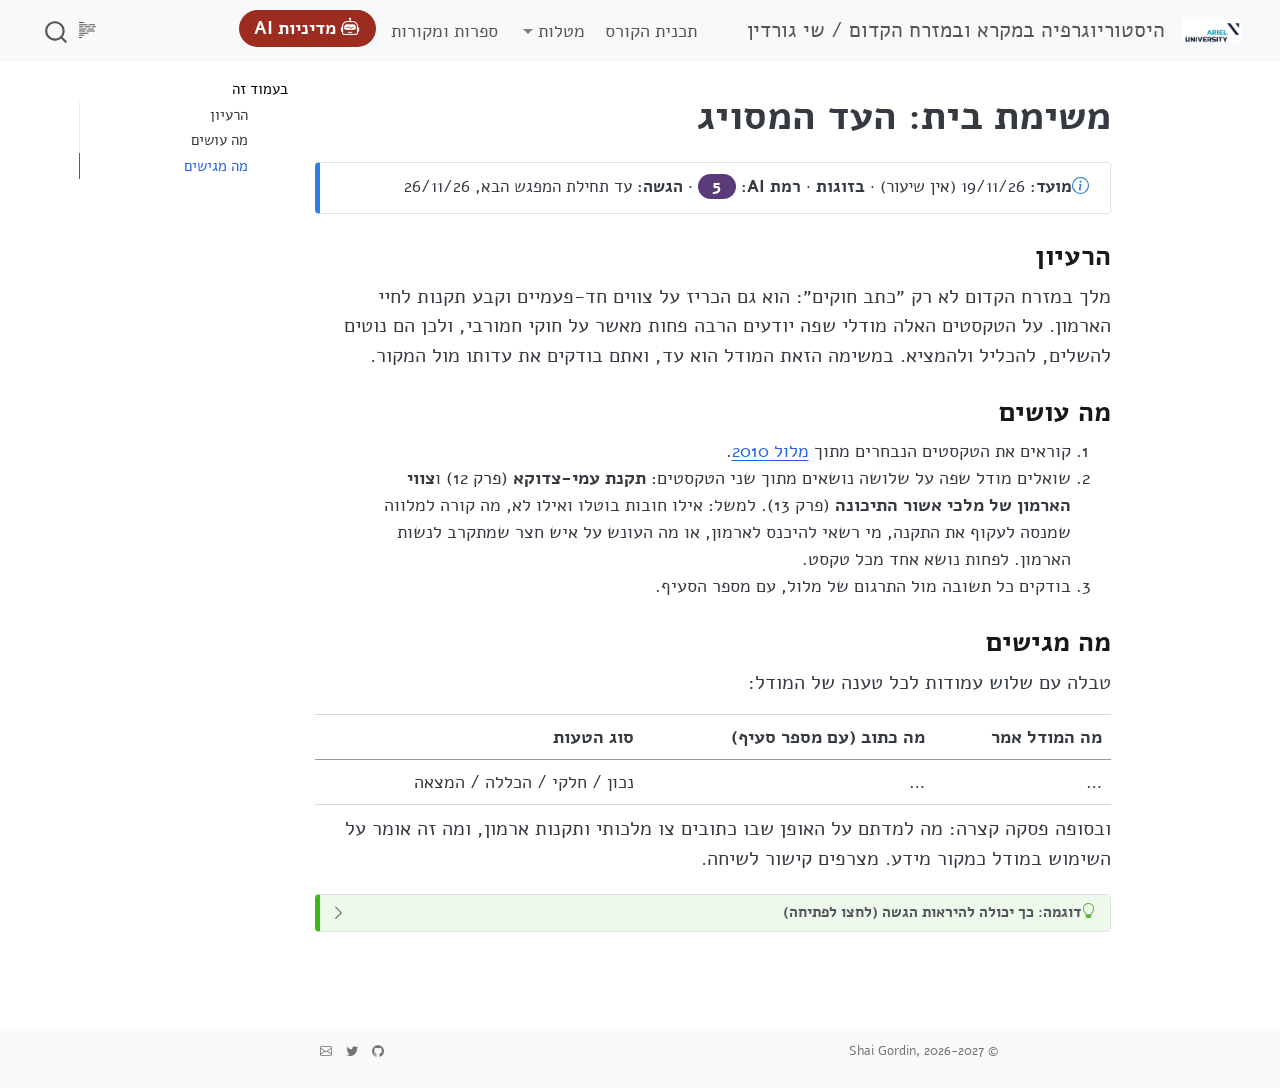
<file: docs/assignments/home-task.html>
<!DOCTYPE html>
<html xmlns="http://www.w3.org/1999/xhtml" lang="en" xml:lang="en"><head>

<meta charset="utf-8">
<meta name="generator" content="quarto-1.7.32">

<meta name="viewport" content="width=device-width, initial-scale=1.0, user-scalable=yes">


<title>משימת בית: העד המסויג – היסטוריוגרפיה במקרא ובמזרח הקדום / שי גורדין</title>
<style>
code{white-space: pre-wrap;}
span.smallcaps{font-variant: small-caps;}
div.columns{display: flex; gap: min(4vw, 1.5em);}
div.column{flex: auto; overflow-x: auto;}
div.hanging-indent{margin-left: 1.5em; text-indent: -1.5em;}
ul.task-list{list-style: none;}
ul.task-list li input[type="checkbox"] {
  width: 0.8em;
  margin: 0 0.8em 0.2em -1em; /* quarto-specific, see https://github.com/quarto-dev/quarto-cli/issues/4556 */ 
  vertical-align: middle;
}
</style>


<script src="../site_libs/quarto-nav/quarto-nav.js"></script>
<script src="../site_libs/quarto-nav/headroom.min.js"></script>
<script src="../site_libs/clipboard/clipboard.min.js"></script>
<script src="../site_libs/quarto-search/autocomplete.umd.js"></script>
<script src="../site_libs/quarto-search/fuse.min.js"></script>
<script src="../site_libs/quarto-search/quarto-search.js"></script>
<meta name="quarto:offset" content="../">
<link href="../ariel_logo_navbar.png" rel="icon" type="image/png">
<script src="../site_libs/quarto-html/quarto.js" type="module"></script>
<script src="../site_libs/quarto-html/tabsets/tabsets.js" type="module"></script>
<script src="../site_libs/quarto-html/popper.min.js"></script>
<script src="../site_libs/quarto-html/tippy.umd.min.js"></script>
<script src="../site_libs/quarto-html/anchor.min.js"></script>
<link href="../site_libs/quarto-html/tippy.css" rel="stylesheet">
<link href="../site_libs/quarto-html/quarto-syntax-highlighting-37eea08aefeeee20ff55810ff984fec1.css" rel="stylesheet" id="quarto-text-highlighting-styles">
<script src="../site_libs/bootstrap/bootstrap.min.js"></script>
<link href="../site_libs/bootstrap/bootstrap-icons.css" rel="stylesheet">
<link href="../site_libs/bootstrap/bootstrap-2af889ba3ca165690db3b646b9a460ef.min.css" rel="stylesheet" append-hash="true" id="quarto-bootstrap" data-mode="light">
<script id="quarto-search-options" type="application/json">{
  "location": "navbar",
  "copy-button": false,
  "collapse-after": 3,
  "panel-placement": "end",
  "type": "overlay",
  "limit": 50,
  "keyboard-shortcut": [
    "f",
    "/",
    "s"
  ],
  "show-item-context": false,
  "language": {
    "search-no-results-text": "No results",
    "search-matching-documents-text": "matching documents",
    "search-copy-link-title": "Copy link to search",
    "search-hide-matches-text": "Hide additional matches",
    "search-more-match-text": "more match in this document",
    "search-more-matches-text": "more matches in this document",
    "search-clear-button-title": "Clear",
    "search-text-placeholder": "",
    "search-detached-cancel-button-title": "Cancel",
    "search-submit-button-title": "Submit",
    "search-label": "Search"
  }
}</script>
<link rel="preconnect" href="https://fonts.googleapis.com">
<link rel="preconnect" href="https://fonts.gstatic.com" crossorigin="">
<link href="https://fonts.googleapis.com/css2?family=Alef:wght@400;700&amp;display=swap" rel="stylesheet">


<link rel="stylesheet" href="../styles.css">
<link rel="stylesheet" href="../ai.css">
<meta property="og:title" content="משימת בית: העד המסויג – היסטוריוגרפיה במקרא ובמזרח הקדום / שי גורדין">
<meta property="og:description" content="">
<meta property="og:site_name" content="היסטוריוגרפיה במקרא ובמזרח הקדום / שי גורדין">
</head>

<body class="nav-fixed quarto-light">

<div id="quarto-search-results"></div>
  <header id="quarto-header" class="headroom fixed-top">
    <nav class="navbar navbar-expand-lg " data-bs-theme="dark">
      <div class="navbar-container container-fluid">
      <div class="navbar-brand-container mx-auto">
    <a href="../index.html" class="navbar-brand navbar-brand-logo">
    <img src="../ariel_logo_navbar.png" alt="" class="navbar-logo">
    </a>
    <a class="navbar-brand" href="../index.html">
    <span class="navbar-title">היסטוריוגרפיה במקרא ובמזרח הקדום / שי גורדין</span>
    </a>
  </div>
            <div id="quarto-search" class="" title="Search"></div>
          <button class="navbar-toggler" type="button" data-bs-toggle="collapse" data-bs-target="#navbarCollapse" aria-controls="navbarCollapse" role="menu" aria-expanded="false" aria-label="Toggle navigation" onclick="if (window.quartoToggleHeadroom) { window.quartoToggleHeadroom(); }">
  <span class="navbar-toggler-icon"></span>
</button>
          <div class="collapse navbar-collapse" id="navbarCollapse">
            <ul class="navbar-nav navbar-nav-scroll ms-auto">
  <li class="nav-item">
    <a class="nav-link" href="../about.html"> 
<span class="menu-text">תכנית הקורס</span></a>
  </li>  
  <li class="nav-item dropdown ">
    <a class="nav-link dropdown-toggle" href="#" id="nav-menu-" role="link" data-bs-toggle="dropdown" aria-expanded="false">
 <span class="menu-text">מטלות</span>
    </a>
    <ul class="dropdown-menu dropdown-menu-end" aria-labelledby="nav-menu-">    
        <li>
    <a class="dropdown-item" href="../assignments/index.html">
 <span class="dropdown-text">מרכיבי הציון</span></a>
  </li>  
        <li>
    <a class="dropdown-item" href="../assignments/lightning-talk.html">
 <span class="dropdown-text">הרצאת בזק: גרסה מול גרסה</span></a>
  </li>  
        <li>
    <a class="dropdown-item" href="../assignments/home-task.html">
 <span class="dropdown-text">משימת בית: העד המסויג</span></a>
  </li>  
        <li>
    <a class="dropdown-item" href="../assignments/final-project.html">
 <span class="dropdown-text">תיק היסטוריוגרפי</span></a>
  </li>  
    </ul>
  </li>
  <li class="nav-item">
    <a class="nav-link" href="../literature.html"> 
<span class="menu-text">ספרות ומקורות</span></a>
  </li>  
  <li class="nav-item">
    <a class="nav-link" href="../ai-policy.html"> <i class="bi bi-robot" role="img">
</i> 
<span class="menu-text">מדיניות AI</span></a>
  </li>  
</ul>
          </div> <!-- /navcollapse -->
            <div class="quarto-navbar-tools">
  <a href="" class="quarto-reader-toggle quarto-navigation-tool px-1" onclick="window.quartoToggleReader(); return false;" title="Toggle reader mode">
  <div class="quarto-reader-toggle-btn">
  <i class="bi"></i>
  </div>
</a>
</div>
      </div> <!-- /container-fluid -->
    </nav>
</header>
<!-- content -->
<div id="quarto-content" class="quarto-container page-columns page-rows-contents page-layout-article page-navbar">
<!-- sidebar -->
<!-- margin-sidebar -->
    <div id="quarto-margin-sidebar" class="sidebar margin-sidebar">
        <nav id="TOC" role="doc-toc" class="toc-active">
    <h2 id="toc-title">בעמוד זה</h2>
   
  <ul>
  <li><a href="#הרעיון" id="toc-הרעיון" class="nav-link active" data-scroll-target="#הרעיון">הרעיון</a></li>
  <li><a href="#מה-עושים" id="toc-מה-עושים" class="nav-link" data-scroll-target="#מה-עושים">מה עושים</a></li>
  <li><a href="#מה-מגישים" id="toc-מה-מגישים" class="nav-link" data-scroll-target="#מה-מגישים">מה מגישים</a></li>
  </ul>
</nav>
    </div>
<!-- main -->
<main class="content" id="quarto-document-content">

<header id="title-block-header" class="quarto-title-block default">
<div class="quarto-title">
<h1 class="title">משימת בית: העד המסויג</h1>
</div>



<div class="quarto-title-meta">

    
  
    
  </div>
  


</header>


<div class="callout callout-style-simple callout-note">
<div class="callout-body d-flex">
<div class="callout-icon-container">
<i class="callout-icon"></i>
</div>
<div class="callout-body-container">
<p><strong>מועד:</strong> 19/11/26 (אין שיעור) · <strong>בזוגות</strong> · <strong>רמת AI:</strong> <span class="lvl lvl-5">5</span> · <strong>הגשה:</strong> עד תחילת המפגש הבא, 26/11/26</p>
</div>
</div>
</div>
<section id="הרעיון" class="level3">
<h3 class="anchored" data-anchor-id="הרעיון">הרעיון</h3>
<p>מלך במזרח הקדום לא רק ״כתב חוקים״: הוא גם הכריז על צווים חד-פעמיים וקבע תקנות לחיי הארמון. על הטקסטים האלה מודלי שפה יודעים הרבה פחות מאשר על חוקי חמורבי, ולכן הם נוטים להשלים, להכליל ולהמציא. במשימה הזאת המודל הוא עד, ואתם בודקים את עדותו מול המקור.</p>
</section>
<section id="מה-עושים" class="level3">
<h3 class="anchored" data-anchor-id="מה-עושים">מה עושים</h3>
<ol type="1">
<li>קוראים את הטקסטים הנבחרים מתוך <a href="https://drive.google.com/file/d/1fVIwGHCS1kFGwg2b4NBsoYna2KtX0qkq/view?usp=sharing" target="_blank">מלול 2010</a>.</li>
<li>שואלים מודל שפה על שלושה נושאים מתוך שני הטקסטים: <strong>תקנת עמי-צדוקא</strong> (פרק 12) ו<strong>צווי הארמון של מלכי אשור התיכונה</strong> (פרק 13). למשל: אילו חובות בוטלו ואילו לא, מה קורה למלווה שמנסה לעקוף את התקנה, מי רשאי להיכנס לארמון, או מה העונש על איש חצר שמתקרב לנשות הארמון. לפחות נושא אחד מכל טקסט.</li>
<li>בודקים כל תשובה מול התרגום של מלול, עם מספר הסעיף.</li>
</ol>
</section>
<section id="מה-מגישים" class="level3">
<h3 class="anchored" data-anchor-id="מה-מגישים">מה מגישים</h3>
<p>טבלה עם שלוש עמודות לכל טענה של המודל:</p>
<table class="caption-top table">
<thead>
<tr class="header">
<th>מה המודל אמר</th>
<th>מה כתוב (עם מספר סעיף)</th>
<th>סוג הטעות</th>
</tr>
</thead>
<tbody>
<tr class="odd">
<td>…</td>
<td>…</td>
<td>נכון / חלקי / הכללה / המצאה</td>
</tr>
</tbody>
</table>
<p>ובסופה פסקה קצרה: מה למדתם על האופן שבו כתובים צו מלכותי ותקנות ארמון, ומה זה אומר על השימוש במודל כמקור מידע. מצרפים קישור לשיחה.</p>
<div class="callout callout-style-default callout-tip callout-titled">
<div class="callout-header d-flex align-content-center" data-bs-toggle="collapse" data-bs-target=".callout-1-contents" aria-controls="callout-1" aria-expanded="false" aria-label="Toggle callout">
<div class="callout-icon-container">
<i class="callout-icon"></i>
</div>
<div class="callout-title-container flex-fill">
דוגמה: כך יכולה להיראות הגשה (לחצו לפתיחה)
</div>
<div class="callout-btn-toggle d-inline-block border-0 py-1 ps-1 pe-0 float-end"><i class="callout-toggle"></i></div>
</div>
<div id="callout-1" class="callout-1-contents callout-collapse collapse">
<div class="callout-body-container callout-body">
<p><strong>שאלנו את המודל</strong> (ומצרפים קישור לשיחה): ״מה קבעה תקנת עמי-צדוקא על ביטול חובות, ומה קבעו צווי הארמון האשוריים על אנשי החצר ונשות הארמון?״</p>
<table class="caption-top table">
<colgroup>
<col style="width: 33%">
<col style="width: 33%">
<col style="width: 33%">
</colgroup>
<thead>
<tr class="header">
<th>מה המודל אמר</th>
<th>מה כתוב (עם מספר סעיף)</th>
<th>סוג הטעות</th>
</tr>
</thead>
<tbody>
<tr class="odd">
<td>עמי-צדוקא ביטל את כל החובות בממלכה</td>
<td>§8: אכדי או אמורי שלקח דגן, כסף או רכוש כהלוואה למסע עסקים, לשותפות או להשקעה, מסמכו לא יבוטל וישלם לפי תנאי ההסכם</td>
<td>הכללה</td>
</tr>
<tr class="even">
<td>מלווה שגבה חוב אחרי ההכרזה נקנס</td>
<td>§7: מלווה שגבה חוב וטען בכזב שלא הייתה זו הלוואה אלא כסף לסחר, ונמצא שהכחיש, ישלם פי שישה; ואם אין לו לשלם, ימות</td>
<td>חלקי</td>
</tr>
<tr class="odd">
<td>אשת ארמון שדיברה עם גבר זר הוצאה להורג</td>
<td>§21 (תגלת-פלאסר א׳): העונש מוטל על איש החצר: מי שעמד וצותת לאשת ארמון מזמרת או רבה עם רעותה, מקבל 100 מלקות וקוצצים אחת מאוזניו</td>
<td>המצאה</td>
</tr>
</tbody>
</table>
<p><strong>מתוך פסקת הסיכום:</strong> ״המודל הפך את התקנה לכלל אחד, ׳ביטול חובות׳, אבל הצו מבחין בין סוגי הלוואות ומשאיר את הסחר בחוץ. בצווי הארמון הוא הניח שהאישה היא שנענשת, אף שהסעיף מכוון אל איש החצר. מודל שפה נוטה ׳לסכם׳ דווקא את מה שהטקסט לא אומר.״</p>
</div>
</div>
</div>


</section>

</main> <!-- /main -->
<script id="quarto-html-after-body" type="application/javascript">
  window.document.addEventListener("DOMContentLoaded", function (event) {
    const icon = "";
    const anchorJS = new window.AnchorJS();
    anchorJS.options = {
      placement: 'right',
      icon: icon
    };
    anchorJS.add('.anchored');
    const isCodeAnnotation = (el) => {
      for (const clz of el.classList) {
        if (clz.startsWith('code-annotation-')) {                     
          return true;
        }
      }
      return false;
    }
    const onCopySuccess = function(e) {
      // button target
      const button = e.trigger;
      // don't keep focus
      button.blur();
      // flash "checked"
      button.classList.add('code-copy-button-checked');
      var currentTitle = button.getAttribute("title");
      button.setAttribute("title", "Copied!");
      let tooltip;
      if (window.bootstrap) {
        button.setAttribute("data-bs-toggle", "tooltip");
        button.setAttribute("data-bs-placement", "left");
        button.setAttribute("data-bs-title", "Copied!");
        tooltip = new bootstrap.Tooltip(button, 
          { trigger: "manual", 
            customClass: "code-copy-button-tooltip",
            offset: [0, -8]});
        tooltip.show();    
      }
      setTimeout(function() {
        if (tooltip) {
          tooltip.hide();
          button.removeAttribute("data-bs-title");
          button.removeAttribute("data-bs-toggle");
          button.removeAttribute("data-bs-placement");
        }
        button.setAttribute("title", currentTitle);
        button.classList.remove('code-copy-button-checked');
      }, 1000);
      // clear code selection
      e.clearSelection();
    }
    const getTextToCopy = function(trigger) {
        const codeEl = trigger.previousElementSibling.cloneNode(true);
        for (const childEl of codeEl.children) {
          if (isCodeAnnotation(childEl)) {
            childEl.remove();
          }
        }
        return codeEl.innerText;
    }
    const clipboard = new window.ClipboardJS('.code-copy-button:not([data-in-quarto-modal])', {
      text: getTextToCopy
    });
    clipboard.on('success', onCopySuccess);
    if (window.document.getElementById('quarto-embedded-source-code-modal')) {
      const clipboardModal = new window.ClipboardJS('.code-copy-button[data-in-quarto-modal]', {
        text: getTextToCopy,
        container: window.document.getElementById('quarto-embedded-source-code-modal')
      });
      clipboardModal.on('success', onCopySuccess);
    }
      var localhostRegex = new RegExp(/^(?:http|https):\/\/localhost\:?[0-9]*\//);
      var mailtoRegex = new RegExp(/^mailto:/);
        var filterRegex = new RegExp('/' + window.location.host + '/');
      var isInternal = (href) => {
          return filterRegex.test(href) || localhostRegex.test(href) || mailtoRegex.test(href);
      }
      // Inspect non-navigation links and adorn them if external
     var links = window.document.querySelectorAll('a[href]:not(.nav-link):not(.navbar-brand):not(.toc-action):not(.sidebar-link):not(.sidebar-item-toggle):not(.pagination-link):not(.no-external):not([aria-hidden]):not(.dropdown-item):not(.quarto-navigation-tool):not(.about-link)');
      for (var i=0; i<links.length; i++) {
        const link = links[i];
        if (!isInternal(link.href)) {
          // undo the damage that might have been done by quarto-nav.js in the case of
          // links that we want to consider external
          if (link.dataset.originalHref !== undefined) {
            link.href = link.dataset.originalHref;
          }
        }
      }
    function tippyHover(el, contentFn, onTriggerFn, onUntriggerFn) {
      const config = {
        allowHTML: true,
        maxWidth: 500,
        delay: 100,
        arrow: false,
        appendTo: function(el) {
            return el.parentElement;
        },
        interactive: true,
        interactiveBorder: 10,
        theme: 'quarto',
        placement: 'bottom-start',
      };
      if (contentFn) {
        config.content = contentFn;
      }
      if (onTriggerFn) {
        config.onTrigger = onTriggerFn;
      }
      if (onUntriggerFn) {
        config.onUntrigger = onUntriggerFn;
      }
      window.tippy(el, config); 
    }
    const noterefs = window.document.querySelectorAll('a[role="doc-noteref"]');
    for (var i=0; i<noterefs.length; i++) {
      const ref = noterefs[i];
      tippyHover(ref, function() {
        // use id or data attribute instead here
        let href = ref.getAttribute('data-footnote-href') || ref.getAttribute('href');
        try { href = new URL(href).hash; } catch {}
        const id = href.replace(/^#\/?/, "");
        const note = window.document.getElementById(id);
        if (note) {
          return note.innerHTML;
        } else {
          return "";
        }
      });
    }
    const xrefs = window.document.querySelectorAll('a.quarto-xref');
    const processXRef = (id, note) => {
      // Strip column container classes
      const stripColumnClz = (el) => {
        el.classList.remove("page-full", "page-columns");
        if (el.children) {
          for (const child of el.children) {
            stripColumnClz(child);
          }
        }
      }
      stripColumnClz(note)
      if (id === null || id.startsWith('sec-')) {
        // Special case sections, only their first couple elements
        const container = document.createElement("div");
        if (note.children && note.children.length > 2) {
          container.appendChild(note.children[0].cloneNode(true));
          for (let i = 1; i < note.children.length; i++) {
            const child = note.children[i];
            if (child.tagName === "P" && child.innerText === "") {
              continue;
            } else {
              container.appendChild(child.cloneNode(true));
              break;
            }
          }
          if (window.Quarto?.typesetMath) {
            window.Quarto.typesetMath(container);
          }
          return container.innerHTML
        } else {
          if (window.Quarto?.typesetMath) {
            window.Quarto.typesetMath(note);
          }
          return note.innerHTML;
        }
      } else {
        // Remove any anchor links if they are present
        const anchorLink = note.querySelector('a.anchorjs-link');
        if (anchorLink) {
          anchorLink.remove();
        }
        if (window.Quarto?.typesetMath) {
          window.Quarto.typesetMath(note);
        }
        if (note.classList.contains("callout")) {
          return note.outerHTML;
        } else {
          return note.innerHTML;
        }
      }
    }
    for (var i=0; i<xrefs.length; i++) {
      const xref = xrefs[i];
      tippyHover(xref, undefined, function(instance) {
        instance.disable();
        let url = xref.getAttribute('href');
        let hash = undefined; 
        if (url.startsWith('#')) {
          hash = url;
        } else {
          try { hash = new URL(url).hash; } catch {}
        }
        if (hash) {
          const id = hash.replace(/^#\/?/, "");
          const note = window.document.getElementById(id);
          if (note !== null) {
            try {
              const html = processXRef(id, note.cloneNode(true));
              instance.setContent(html);
            } finally {
              instance.enable();
              instance.show();
            }
          } else {
            // See if we can fetch this
            fetch(url.split('#')[0])
            .then(res => res.text())
            .then(html => {
              const parser = new DOMParser();
              const htmlDoc = parser.parseFromString(html, "text/html");
              const note = htmlDoc.getElementById(id);
              if (note !== null) {
                const html = processXRef(id, note);
                instance.setContent(html);
              } 
            }).finally(() => {
              instance.enable();
              instance.show();
            });
          }
        } else {
          // See if we can fetch a full url (with no hash to target)
          // This is a special case and we should probably do some content thinning / targeting
          fetch(url)
          .then(res => res.text())
          .then(html => {
            const parser = new DOMParser();
            const htmlDoc = parser.parseFromString(html, "text/html");
            const note = htmlDoc.querySelector('main.content');
            if (note !== null) {
              // This should only happen for chapter cross references
              // (since there is no id in the URL)
              // remove the first header
              if (note.children.length > 0 && note.children[0].tagName === "HEADER") {
                note.children[0].remove();
              }
              const html = processXRef(null, note);
              instance.setContent(html);
            } 
          }).finally(() => {
            instance.enable();
            instance.show();
          });
        }
      }, function(instance) {
      });
    }
        let selectedAnnoteEl;
        const selectorForAnnotation = ( cell, annotation) => {
          let cellAttr = 'data-code-cell="' + cell + '"';
          let lineAttr = 'data-code-annotation="' +  annotation + '"';
          const selector = 'span[' + cellAttr + '][' + lineAttr + ']';
          return selector;
        }
        const selectCodeLines = (annoteEl) => {
          const doc = window.document;
          const targetCell = annoteEl.getAttribute("data-target-cell");
          const targetAnnotation = annoteEl.getAttribute("data-target-annotation");
          const annoteSpan = window.document.querySelector(selectorForAnnotation(targetCell, targetAnnotation));
          const lines = annoteSpan.getAttribute("data-code-lines").split(",");
          const lineIds = lines.map((line) => {
            return targetCell + "-" + line;
          })
          let top = null;
          let height = null;
          let parent = null;
          if (lineIds.length > 0) {
              //compute the position of the single el (top and bottom and make a div)
              const el = window.document.getElementById(lineIds[0]);
              top = el.offsetTop;
              height = el.offsetHeight;
              parent = el.parentElement.parentElement;
            if (lineIds.length > 1) {
              const lastEl = window.document.getElementById(lineIds[lineIds.length - 1]);
              const bottom = lastEl.offsetTop + lastEl.offsetHeight;
              height = bottom - top;
            }
            if (top !== null && height !== null && parent !== null) {
              // cook up a div (if necessary) and position it 
              let div = window.document.getElementById("code-annotation-line-highlight");
              if (div === null) {
                div = window.document.createElement("div");
                div.setAttribute("id", "code-annotation-line-highlight");
                div.style.position = 'absolute';
                parent.appendChild(div);
              }
              div.style.top = top - 2 + "px";
              div.style.height = height + 4 + "px";
              div.style.left = 0;
              let gutterDiv = window.document.getElementById("code-annotation-line-highlight-gutter");
              if (gutterDiv === null) {
                gutterDiv = window.document.createElement("div");
                gutterDiv.setAttribute("id", "code-annotation-line-highlight-gutter");
                gutterDiv.style.position = 'absolute';
                const codeCell = window.document.getElementById(targetCell);
                const gutter = codeCell.querySelector('.code-annotation-gutter');
                gutter.appendChild(gutterDiv);
              }
              gutterDiv.style.top = top - 2 + "px";
              gutterDiv.style.height = height + 4 + "px";
            }
            selectedAnnoteEl = annoteEl;
          }
        };
        const unselectCodeLines = () => {
          const elementsIds = ["code-annotation-line-highlight", "code-annotation-line-highlight-gutter"];
          elementsIds.forEach((elId) => {
            const div = window.document.getElementById(elId);
            if (div) {
              div.remove();
            }
          });
          selectedAnnoteEl = undefined;
        };
          // Handle positioning of the toggle
      window.addEventListener(
        "resize",
        throttle(() => {
          elRect = undefined;
          if (selectedAnnoteEl) {
            selectCodeLines(selectedAnnoteEl);
          }
        }, 10)
      );
      function throttle(fn, ms) {
      let throttle = false;
      let timer;
        return (...args) => {
          if(!throttle) { // first call gets through
              fn.apply(this, args);
              throttle = true;
          } else { // all the others get throttled
              if(timer) clearTimeout(timer); // cancel #2
              timer = setTimeout(() => {
                fn.apply(this, args);
                timer = throttle = false;
              }, ms);
          }
        };
      }
        // Attach click handler to the DT
        const annoteDls = window.document.querySelectorAll('dt[data-target-cell]');
        for (const annoteDlNode of annoteDls) {
          annoteDlNode.addEventListener('click', (event) => {
            const clickedEl = event.target;
            if (clickedEl !== selectedAnnoteEl) {
              unselectCodeLines();
              const activeEl = window.document.querySelector('dt[data-target-cell].code-annotation-active');
              if (activeEl) {
                activeEl.classList.remove('code-annotation-active');
              }
              selectCodeLines(clickedEl);
              clickedEl.classList.add('code-annotation-active');
            } else {
              // Unselect the line
              unselectCodeLines();
              clickedEl.classList.remove('code-annotation-active');
            }
          });
        }
    const findCites = (el) => {
      const parentEl = el.parentElement;
      if (parentEl) {
        const cites = parentEl.dataset.cites;
        if (cites) {
          return {
            el,
            cites: cites.split(' ')
          };
        } else {
          return findCites(el.parentElement)
        }
      } else {
        return undefined;
      }
    };
    var bibliorefs = window.document.querySelectorAll('a[role="doc-biblioref"]');
    for (var i=0; i<bibliorefs.length; i++) {
      const ref = bibliorefs[i];
      const citeInfo = findCites(ref);
      if (citeInfo) {
        tippyHover(citeInfo.el, function() {
          var popup = window.document.createElement('div');
          citeInfo.cites.forEach(function(cite) {
            var citeDiv = window.document.createElement('div');
            citeDiv.classList.add('hanging-indent');
            citeDiv.classList.add('csl-entry');
            var biblioDiv = window.document.getElementById('ref-' + cite);
            if (biblioDiv) {
              citeDiv.innerHTML = biblioDiv.innerHTML;
            }
            popup.appendChild(citeDiv);
          });
          return popup.innerHTML;
        });
      }
    }
  });
  </script>
</div> <!-- /content -->
<footer class="footer">
  <div class="nav-footer">
    <div class="nav-footer-left">
<p>© Shai Gordin, 2026-2027</p>
</div>   
    <div class="nav-footer-center">
      &nbsp;
    </div>
    <div class="nav-footer-right">
      <ul class="footer-items list-unstyled">
    <li class="nav-item compact">
    <a class="nav-link" href="https://github.com/shaigordin">
      <i class="bi bi-github" role="img" aria-label="Shai Gordin GitHub">
</i> 
    </a>
  </li>  
    <li class="nav-item compact">
    <a class="nav-link" href="https://twitter.com/shgordin">
      <i class="bi bi-twitter" role="img" aria-label="Shai Gordin Twitter">
</i> 
    </a>
  </li>  
    <li class="nav-item compact">
    <a class="nav-link" href="mailto:shaigo@ariel.ac.il">
      <i class="bi bi-envelope" role="img">
</i> 
    </a>
  </li>  
</ul>
    </div>
  </div>
</footer>




</body></html>
</file>
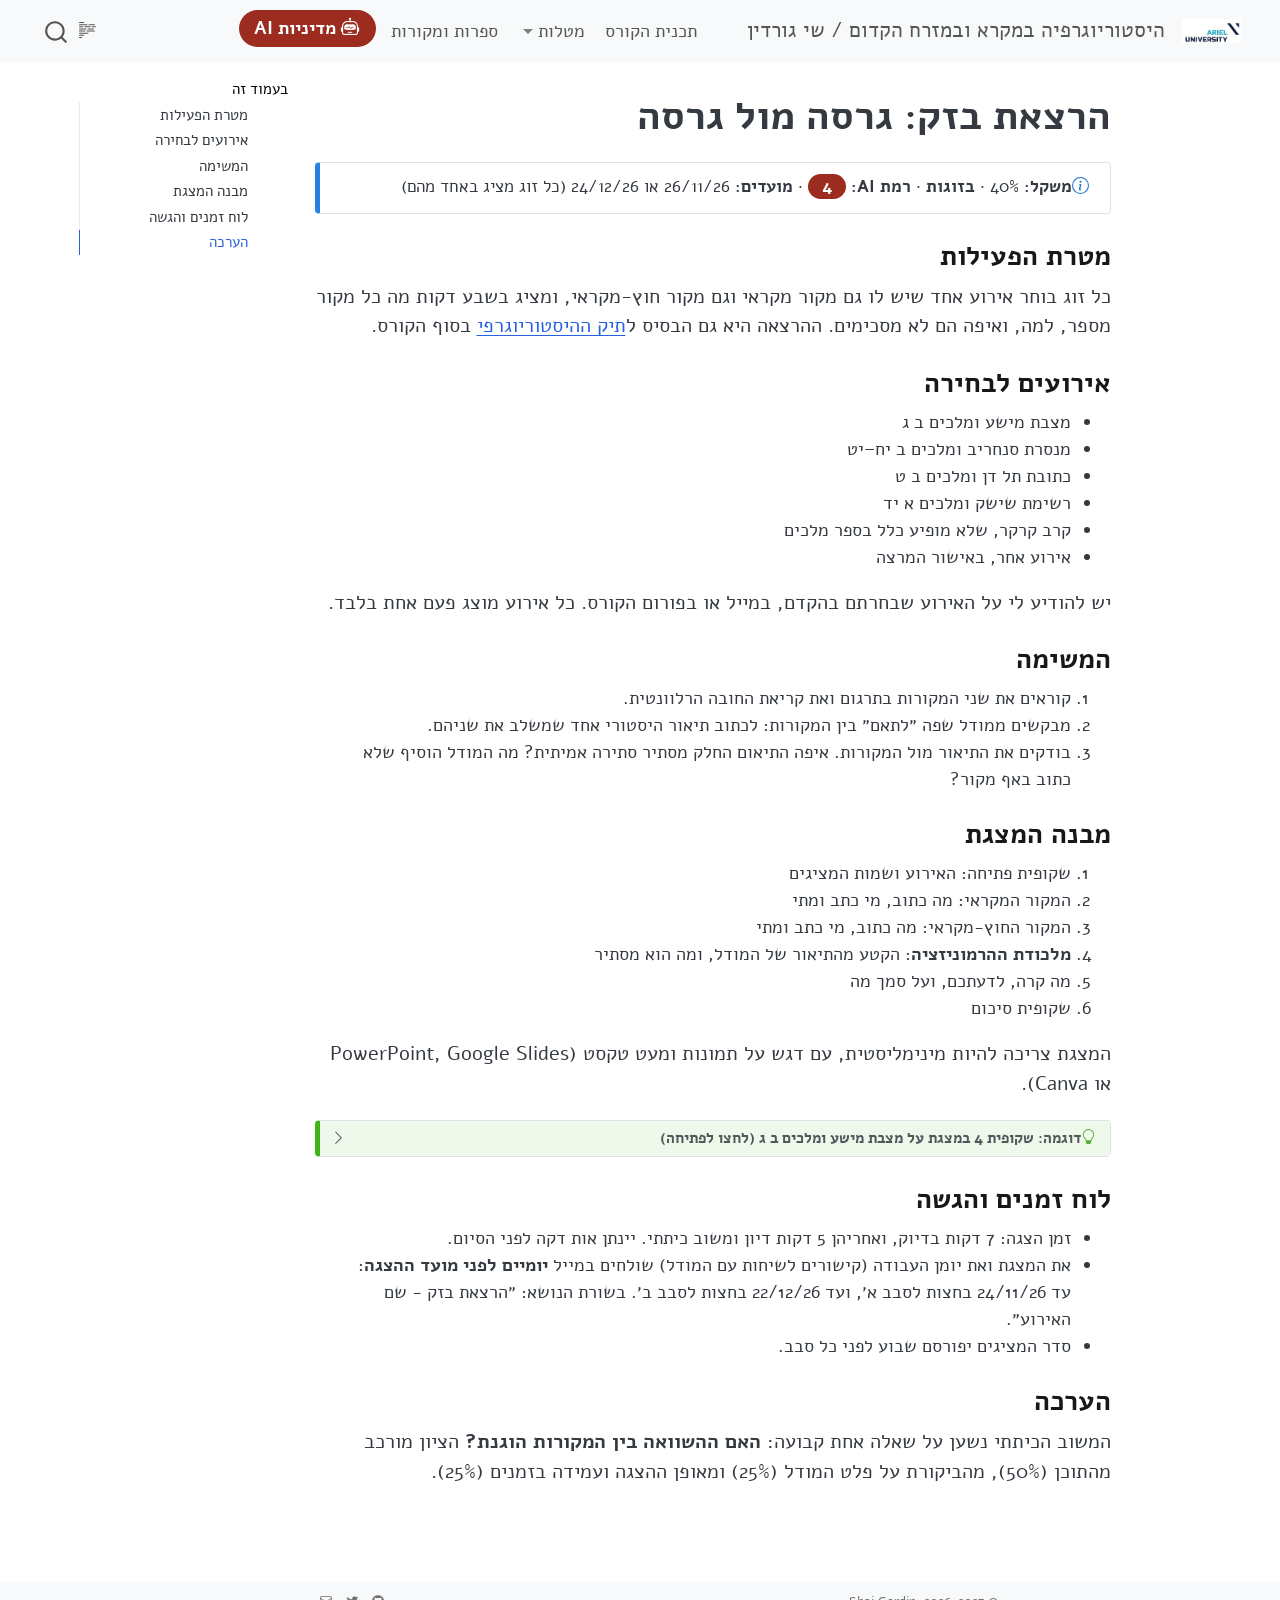
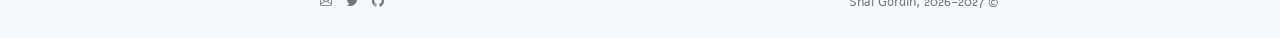
<file: docs/assignments/lightning-talk.html>
<!DOCTYPE html>
<html xmlns="http://www.w3.org/1999/xhtml" lang="en" xml:lang="en"><head>

<meta charset="utf-8">
<meta name="generator" content="quarto-1.7.32">

<meta name="viewport" content="width=device-width, initial-scale=1.0, user-scalable=yes">


<title>הרצאת בזק: גרסה מול גרסה – היסטוריוגרפיה במקרא ובמזרח הקדום / שי גורדין</title>
<style>
code{white-space: pre-wrap;}
span.smallcaps{font-variant: small-caps;}
div.columns{display: flex; gap: min(4vw, 1.5em);}
div.column{flex: auto; overflow-x: auto;}
div.hanging-indent{margin-left: 1.5em; text-indent: -1.5em;}
ul.task-list{list-style: none;}
ul.task-list li input[type="checkbox"] {
  width: 0.8em;
  margin: 0 0.8em 0.2em -1em; /* quarto-specific, see https://github.com/quarto-dev/quarto-cli/issues/4556 */ 
  vertical-align: middle;
}
</style>


<script src="../site_libs/quarto-nav/quarto-nav.js"></script>
<script src="../site_libs/quarto-nav/headroom.min.js"></script>
<script src="../site_libs/clipboard/clipboard.min.js"></script>
<script src="../site_libs/quarto-search/autocomplete.umd.js"></script>
<script src="../site_libs/quarto-search/fuse.min.js"></script>
<script src="../site_libs/quarto-search/quarto-search.js"></script>
<meta name="quarto:offset" content="../">
<link href="../ariel_logo_navbar.png" rel="icon" type="image/png">
<script src="../site_libs/quarto-html/quarto.js" type="module"></script>
<script src="../site_libs/quarto-html/tabsets/tabsets.js" type="module"></script>
<script src="../site_libs/quarto-html/popper.min.js"></script>
<script src="../site_libs/quarto-html/tippy.umd.min.js"></script>
<script src="../site_libs/quarto-html/anchor.min.js"></script>
<link href="../site_libs/quarto-html/tippy.css" rel="stylesheet">
<link href="../site_libs/quarto-html/quarto-syntax-highlighting-37eea08aefeeee20ff55810ff984fec1.css" rel="stylesheet" id="quarto-text-highlighting-styles">
<script src="../site_libs/bootstrap/bootstrap.min.js"></script>
<link href="../site_libs/bootstrap/bootstrap-icons.css" rel="stylesheet">
<link href="../site_libs/bootstrap/bootstrap-2af889ba3ca165690db3b646b9a460ef.min.css" rel="stylesheet" append-hash="true" id="quarto-bootstrap" data-mode="light">
<script id="quarto-search-options" type="application/json">{
  "location": "navbar",
  "copy-button": false,
  "collapse-after": 3,
  "panel-placement": "end",
  "type": "overlay",
  "limit": 50,
  "keyboard-shortcut": [
    "f",
    "/",
    "s"
  ],
  "show-item-context": false,
  "language": {
    "search-no-results-text": "No results",
    "search-matching-documents-text": "matching documents",
    "search-copy-link-title": "Copy link to search",
    "search-hide-matches-text": "Hide additional matches",
    "search-more-match-text": "more match in this document",
    "search-more-matches-text": "more matches in this document",
    "search-clear-button-title": "Clear",
    "search-text-placeholder": "",
    "search-detached-cancel-button-title": "Cancel",
    "search-submit-button-title": "Submit",
    "search-label": "Search"
  }
}</script>
<link rel="preconnect" href="https://fonts.googleapis.com">
<link rel="preconnect" href="https://fonts.gstatic.com" crossorigin="">
<link href="https://fonts.googleapis.com/css2?family=Alef:wght@400;700&amp;display=swap" rel="stylesheet">


<link rel="stylesheet" href="../styles.css">
<link rel="stylesheet" href="../ai.css">
<meta property="og:title" content="הרצאת בזק: גרסה מול גרסה – היסטוריוגרפיה במקרא ובמזרח הקדום / שי גורדין">
<meta property="og:description" content="">
<meta property="og:site_name" content="היסטוריוגרפיה במקרא ובמזרח הקדום / שי גורדין">
</head>

<body class="nav-fixed quarto-light">

<div id="quarto-search-results"></div>
  <header id="quarto-header" class="headroom fixed-top">
    <nav class="navbar navbar-expand-lg " data-bs-theme="dark">
      <div class="navbar-container container-fluid">
      <div class="navbar-brand-container mx-auto">
    <a href="../index.html" class="navbar-brand navbar-brand-logo">
    <img src="../ariel_logo_navbar.png" alt="" class="navbar-logo">
    </a>
    <a class="navbar-brand" href="../index.html">
    <span class="navbar-title">היסטוריוגרפיה במקרא ובמזרח הקדום / שי גורדין</span>
    </a>
  </div>
            <div id="quarto-search" class="" title="Search"></div>
          <button class="navbar-toggler" type="button" data-bs-toggle="collapse" data-bs-target="#navbarCollapse" aria-controls="navbarCollapse" role="menu" aria-expanded="false" aria-label="Toggle navigation" onclick="if (window.quartoToggleHeadroom) { window.quartoToggleHeadroom(); }">
  <span class="navbar-toggler-icon"></span>
</button>
          <div class="collapse navbar-collapse" id="navbarCollapse">
            <ul class="navbar-nav navbar-nav-scroll ms-auto">
  <li class="nav-item">
    <a class="nav-link" href="../about.html"> 
<span class="menu-text">תכנית הקורס</span></a>
  </li>  
  <li class="nav-item dropdown ">
    <a class="nav-link dropdown-toggle" href="#" id="nav-menu-" role="link" data-bs-toggle="dropdown" aria-expanded="false">
 <span class="menu-text">מטלות</span>
    </a>
    <ul class="dropdown-menu dropdown-menu-end" aria-labelledby="nav-menu-">    
        <li>
    <a class="dropdown-item" href="../assignments/index.html">
 <span class="dropdown-text">מרכיבי הציון</span></a>
  </li>  
        <li>
    <a class="dropdown-item" href="../assignments/lightning-talk.html">
 <span class="dropdown-text">הרצאת בזק: גרסה מול גרסה</span></a>
  </li>  
        <li>
    <a class="dropdown-item" href="../assignments/home-task.html">
 <span class="dropdown-text">משימת בית: העד המסויג</span></a>
  </li>  
        <li>
    <a class="dropdown-item" href="../assignments/final-project.html">
 <span class="dropdown-text">תיק היסטוריוגרפי</span></a>
  </li>  
    </ul>
  </li>
  <li class="nav-item">
    <a class="nav-link" href="../literature.html"> 
<span class="menu-text">ספרות ומקורות</span></a>
  </li>  
  <li class="nav-item">
    <a class="nav-link" href="../ai-policy.html"> <i class="bi bi-robot" role="img">
</i> 
<span class="menu-text">מדיניות AI</span></a>
  </li>  
</ul>
          </div> <!-- /navcollapse -->
            <div class="quarto-navbar-tools">
  <a href="" class="quarto-reader-toggle quarto-navigation-tool px-1" onclick="window.quartoToggleReader(); return false;" title="Toggle reader mode">
  <div class="quarto-reader-toggle-btn">
  <i class="bi"></i>
  </div>
</a>
</div>
      </div> <!-- /container-fluid -->
    </nav>
</header>
<!-- content -->
<div id="quarto-content" class="quarto-container page-columns page-rows-contents page-layout-article page-navbar">
<!-- sidebar -->
<!-- margin-sidebar -->
    <div id="quarto-margin-sidebar" class="sidebar margin-sidebar">
        <nav id="TOC" role="doc-toc" class="toc-active">
    <h2 id="toc-title">בעמוד זה</h2>
   
  <ul>
  <li><a href="#מטרת-הפעילות" id="toc-מטרת-הפעילות" class="nav-link active" data-scroll-target="#מטרת-הפעילות">מטרת הפעילות</a></li>
  <li><a href="#אירועים-לבחירה" id="toc-אירועים-לבחירה" class="nav-link" data-scroll-target="#אירועים-לבחירה">אירועים לבחירה</a></li>
  <li><a href="#המשימה" id="toc-המשימה" class="nav-link" data-scroll-target="#המשימה">המשימה</a></li>
  <li><a href="#מבנה-המצגת" id="toc-מבנה-המצגת" class="nav-link" data-scroll-target="#מבנה-המצגת">מבנה המצגת</a></li>
  <li><a href="#לוח-זמנים-והגשה" id="toc-לוח-זמנים-והגשה" class="nav-link" data-scroll-target="#לוח-זמנים-והגשה">לוח זמנים והגשה</a></li>
  <li><a href="#הערכה" id="toc-הערכה" class="nav-link" data-scroll-target="#הערכה">הערכה</a></li>
  </ul>
</nav>
    </div>
<!-- main -->
<main class="content" id="quarto-document-content">

<header id="title-block-header" class="quarto-title-block default">
<div class="quarto-title">
<h1 class="title">הרצאת בזק: גרסה מול גרסה</h1>
</div>



<div class="quarto-title-meta">

    
  
    
  </div>
  


</header>


<div class="callout callout-style-simple callout-note">
<div class="callout-body d-flex">
<div class="callout-icon-container">
<i class="callout-icon"></i>
</div>
<div class="callout-body-container">
<p><strong>משקל:</strong> 40% · <strong>בזוגות</strong> · <strong>רמת AI:</strong> <span class="lvl lvl-4">4</span> · <strong>מועדים:</strong> 26/11/26 או 24/12/26 (כל זוג מציג באחד מהם)</p>
</div>
</div>
</div>
<section id="מטרת-הפעילות" class="level3">
<h3 class="anchored" data-anchor-id="מטרת-הפעילות">מטרת הפעילות</h3>
<p>כל זוג בוחר אירוע אחד שיש לו גם מקור מקראי וגם מקור חוץ-מקראי, ומציג בשבע דקות מה כל מקור מספר, למה, ואיפה הם לא מסכימים. ההרצאה היא גם הבסיס ל<a href="../assignments/final-project.html">תיק ההיסטוריוגרפי</a> בסוף הקורס.</p>
</section>
<section id="אירועים-לבחירה" class="level3">
<h3 class="anchored" data-anchor-id="אירועים-לבחירה">אירועים לבחירה</h3>
<ul>
<li>מצבת מישע ומלכים ב ג</li>
<li>מנסרת סנחריב ומלכים ב יח–יט</li>
<li>כתובת תל דן ומלכים ב ט</li>
<li>רשימת שישק ומלכים א יד</li>
<li>קרב קרקר, שלא מופיע כלל בספר מלכים</li>
<li>אירוע אחר, באישור המרצה</li>
</ul>
<p>יש להודיע לי על האירוע שבחרתם בהקדם, במייל או בפורום הקורס. כל אירוע מוצג פעם אחת בלבד.</p>
</section>
<section id="המשימה" class="level3">
<h3 class="anchored" data-anchor-id="המשימה">המשימה</h3>
<ol type="1">
<li>קוראים את שני המקורות בתרגום ואת קריאת החובה הרלוונטית.</li>
<li>מבקשים ממודל שפה ״לתאם״ בין המקורות: לכתוב תיאור היסטורי אחד שמשלב את שניהם.</li>
<li>בודקים את התיאור מול המקורות. איפה התיאום החלק מסתיר סתירה אמיתית? מה המודל הוסיף שלא כתוב באף מקור?</li>
</ol>
</section>
<section id="מבנה-המצגת" class="level3">
<h3 class="anchored" data-anchor-id="מבנה-המצגת">מבנה המצגת</h3>
<ol type="1">
<li>שקופית פתיחה: האירוע ושמות המציגים</li>
<li>המקור המקראי: מה כתוב, מי כתב ומתי</li>
<li>המקור החוץ-מקראי: מה כתוב, מי כתב ומתי</li>
<li><strong>מלכודת ההרמוניזציה</strong>: הקטע מהתיאור של המודל, ומה הוא מסתיר</li>
<li>מה קרה, לדעתכם, ועל סמך מה</li>
<li>שקופית סיכום</li>
</ol>
<p>המצגת צריכה להיות מינימליסטית, עם דגש על תמונות ומעט טקסט (PowerPoint, Google Slides או Canva).</p>
<div class="callout callout-style-default callout-tip callout-titled">
<div class="callout-header d-flex align-content-center" data-bs-toggle="collapse" data-bs-target=".callout-1-contents" aria-controls="callout-1" aria-expanded="false" aria-label="Toggle callout">
<div class="callout-icon-container">
<i class="callout-icon"></i>
</div>
<div class="callout-title-container flex-fill">
דוגמה: שקופית 4 במצגת על מצבת מישע ומלכים ב ג (לחצו לפתיחה)
</div>
<div class="callout-btn-toggle d-inline-block border-0 py-1 ps-1 pe-0 float-end"><i class="callout-toggle"></i></div>
</div>
<div id="callout-1" class="callout-1-contents callout-collapse collapse">
<div class="callout-body-container callout-body">
<ul>
<li><strong>מה המודל כתב:</strong> ״לאחר מות אחאב מרד מישע מלך מואב בישראל. יהורם יצא נגדו עם יהושפט מלך יהודה, ומישע הנציח במצבה את שחרור ארצו.״</li>
<li><strong>מה התיאום מסתיר:</strong> לפי מלכים ב ג 5 המרד פרץ אחרי מות אחאב. לפי המצבה (שורות 7–8) ישראל ישבה במידבא ״ימיו (של עמרי) וחצי ימי בנו, ארבעים שנה״, כלומר המרד לא בהכרח אחרי מות אחאב. המצבה לא מזכירה בכלל את המסע של ישראל ויהודה, ומלכים לא מזכיר את הערים שמישע כבש (עטרות, נבו, יהץ).</li>
<li><strong>מה יש על השקופית:</strong> תצלום המצבה, שני ציטוטים קצרים זה מול זה, ומשפט אחד: ״התיאום החלק מעלים את המחלוקת על מועד המרד.״</li>
</ul>
</div>
</div>
</div>
</section>
<section id="לוח-זמנים-והגשה" class="level3">
<h3 class="anchored" data-anchor-id="לוח-זמנים-והגשה">לוח זמנים והגשה</h3>
<ul>
<li>זמן הצגה: 7 דקות בדיוק, ואחריהן 5 דקות דיון ומשוב כיתתי. יינתן אות דקה לפני הסיום.</li>
<li>את המצגת ואת יומן העבודה (קישורים לשיחות עם המודל) שולחים במייל <strong>יומיים לפני מועד ההצגה</strong>: עד 24/11/26 בחצות לסבב א׳, ועד 22/12/26 בחצות לסבב ב׳. בשורת הנושא: ״הרצאת בזק - שם האירוע״.</li>
<li>סדר המציגים יפורסם שבוע לפני כל סבב.</li>
</ul>
</section>
<section id="הערכה" class="level3">
<h3 class="anchored" data-anchor-id="הערכה">הערכה</h3>
<p>המשוב הכיתתי נשען על שאלה אחת קבועה: <strong>האם ההשוואה בין המקורות הוגנת?</strong> הציון מורכב מהתוכן (50%), מהביקורת על פלט המודל (25%) ומאופן ההצגה ועמידה בזמנים (25%).</p>


</section>

</main> <!-- /main -->
<script id="quarto-html-after-body" type="application/javascript">
  window.document.addEventListener("DOMContentLoaded", function (event) {
    const icon = "";
    const anchorJS = new window.AnchorJS();
    anchorJS.options = {
      placement: 'right',
      icon: icon
    };
    anchorJS.add('.anchored');
    const isCodeAnnotation = (el) => {
      for (const clz of el.classList) {
        if (clz.startsWith('code-annotation-')) {                     
          return true;
        }
      }
      return false;
    }
    const onCopySuccess = function(e) {
      // button target
      const button = e.trigger;
      // don't keep focus
      button.blur();
      // flash "checked"
      button.classList.add('code-copy-button-checked');
      var currentTitle = button.getAttribute("title");
      button.setAttribute("title", "Copied!");
      let tooltip;
      if (window.bootstrap) {
        button.setAttribute("data-bs-toggle", "tooltip");
        button.setAttribute("data-bs-placement", "left");
        button.setAttribute("data-bs-title", "Copied!");
        tooltip = new bootstrap.Tooltip(button, 
          { trigger: "manual", 
            customClass: "code-copy-button-tooltip",
            offset: [0, -8]});
        tooltip.show();    
      }
      setTimeout(function() {
        if (tooltip) {
          tooltip.hide();
          button.removeAttribute("data-bs-title");
          button.removeAttribute("data-bs-toggle");
          button.removeAttribute("data-bs-placement");
        }
        button.setAttribute("title", currentTitle);
        button.classList.remove('code-copy-button-checked');
      }, 1000);
      // clear code selection
      e.clearSelection();
    }
    const getTextToCopy = function(trigger) {
        const codeEl = trigger.previousElementSibling.cloneNode(true);
        for (const childEl of codeEl.children) {
          if (isCodeAnnotation(childEl)) {
            childEl.remove();
          }
        }
        return codeEl.innerText;
    }
    const clipboard = new window.ClipboardJS('.code-copy-button:not([data-in-quarto-modal])', {
      text: getTextToCopy
    });
    clipboard.on('success', onCopySuccess);
    if (window.document.getElementById('quarto-embedded-source-code-modal')) {
      const clipboardModal = new window.ClipboardJS('.code-copy-button[data-in-quarto-modal]', {
        text: getTextToCopy,
        container: window.document.getElementById('quarto-embedded-source-code-modal')
      });
      clipboardModal.on('success', onCopySuccess);
    }
      var localhostRegex = new RegExp(/^(?:http|https):\/\/localhost\:?[0-9]*\//);
      var mailtoRegex = new RegExp(/^mailto:/);
        var filterRegex = new RegExp('/' + window.location.host + '/');
      var isInternal = (href) => {
          return filterRegex.test(href) || localhostRegex.test(href) || mailtoRegex.test(href);
      }
      // Inspect non-navigation links and adorn them if external
     var links = window.document.querySelectorAll('a[href]:not(.nav-link):not(.navbar-brand):not(.toc-action):not(.sidebar-link):not(.sidebar-item-toggle):not(.pagination-link):not(.no-external):not([aria-hidden]):not(.dropdown-item):not(.quarto-navigation-tool):not(.about-link)');
      for (var i=0; i<links.length; i++) {
        const link = links[i];
        if (!isInternal(link.href)) {
          // undo the damage that might have been done by quarto-nav.js in the case of
          // links that we want to consider external
          if (link.dataset.originalHref !== undefined) {
            link.href = link.dataset.originalHref;
          }
        }
      }
    function tippyHover(el, contentFn, onTriggerFn, onUntriggerFn) {
      const config = {
        allowHTML: true,
        maxWidth: 500,
        delay: 100,
        arrow: false,
        appendTo: function(el) {
            return el.parentElement;
        },
        interactive: true,
        interactiveBorder: 10,
        theme: 'quarto',
        placement: 'bottom-start',
      };
      if (contentFn) {
        config.content = contentFn;
      }
      if (onTriggerFn) {
        config.onTrigger = onTriggerFn;
      }
      if (onUntriggerFn) {
        config.onUntrigger = onUntriggerFn;
      }
      window.tippy(el, config); 
    }
    const noterefs = window.document.querySelectorAll('a[role="doc-noteref"]');
    for (var i=0; i<noterefs.length; i++) {
      const ref = noterefs[i];
      tippyHover(ref, function() {
        // use id or data attribute instead here
        let href = ref.getAttribute('data-footnote-href') || ref.getAttribute('href');
        try { href = new URL(href).hash; } catch {}
        const id = href.replace(/^#\/?/, "");
        const note = window.document.getElementById(id);
        if (note) {
          return note.innerHTML;
        } else {
          return "";
        }
      });
    }
    const xrefs = window.document.querySelectorAll('a.quarto-xref');
    const processXRef = (id, note) => {
      // Strip column container classes
      const stripColumnClz = (el) => {
        el.classList.remove("page-full", "page-columns");
        if (el.children) {
          for (const child of el.children) {
            stripColumnClz(child);
          }
        }
      }
      stripColumnClz(note)
      if (id === null || id.startsWith('sec-')) {
        // Special case sections, only their first couple elements
        const container = document.createElement("div");
        if (note.children && note.children.length > 2) {
          container.appendChild(note.children[0].cloneNode(true));
          for (let i = 1; i < note.children.length; i++) {
            const child = note.children[i];
            if (child.tagName === "P" && child.innerText === "") {
              continue;
            } else {
              container.appendChild(child.cloneNode(true));
              break;
            }
          }
          if (window.Quarto?.typesetMath) {
            window.Quarto.typesetMath(container);
          }
          return container.innerHTML
        } else {
          if (window.Quarto?.typesetMath) {
            window.Quarto.typesetMath(note);
          }
          return note.innerHTML;
        }
      } else {
        // Remove any anchor links if they are present
        const anchorLink = note.querySelector('a.anchorjs-link');
        if (anchorLink) {
          anchorLink.remove();
        }
        if (window.Quarto?.typesetMath) {
          window.Quarto.typesetMath(note);
        }
        if (note.classList.contains("callout")) {
          return note.outerHTML;
        } else {
          return note.innerHTML;
        }
      }
    }
    for (var i=0; i<xrefs.length; i++) {
      const xref = xrefs[i];
      tippyHover(xref, undefined, function(instance) {
        instance.disable();
        let url = xref.getAttribute('href');
        let hash = undefined; 
        if (url.startsWith('#')) {
          hash = url;
        } else {
          try { hash = new URL(url).hash; } catch {}
        }
        if (hash) {
          const id = hash.replace(/^#\/?/, "");
          const note = window.document.getElementById(id);
          if (note !== null) {
            try {
              const html = processXRef(id, note.cloneNode(true));
              instance.setContent(html);
            } finally {
              instance.enable();
              instance.show();
            }
          } else {
            // See if we can fetch this
            fetch(url.split('#')[0])
            .then(res => res.text())
            .then(html => {
              const parser = new DOMParser();
              const htmlDoc = parser.parseFromString(html, "text/html");
              const note = htmlDoc.getElementById(id);
              if (note !== null) {
                const html = processXRef(id, note);
                instance.setContent(html);
              } 
            }).finally(() => {
              instance.enable();
              instance.show();
            });
          }
        } else {
          // See if we can fetch a full url (with no hash to target)
          // This is a special case and we should probably do some content thinning / targeting
          fetch(url)
          .then(res => res.text())
          .then(html => {
            const parser = new DOMParser();
            const htmlDoc = parser.parseFromString(html, "text/html");
            const note = htmlDoc.querySelector('main.content');
            if (note !== null) {
              // This should only happen for chapter cross references
              // (since there is no id in the URL)
              // remove the first header
              if (note.children.length > 0 && note.children[0].tagName === "HEADER") {
                note.children[0].remove();
              }
              const html = processXRef(null, note);
              instance.setContent(html);
            } 
          }).finally(() => {
            instance.enable();
            instance.show();
          });
        }
      }, function(instance) {
      });
    }
        let selectedAnnoteEl;
        const selectorForAnnotation = ( cell, annotation) => {
          let cellAttr = 'data-code-cell="' + cell + '"';
          let lineAttr = 'data-code-annotation="' +  annotation + '"';
          const selector = 'span[' + cellAttr + '][' + lineAttr + ']';
          return selector;
        }
        const selectCodeLines = (annoteEl) => {
          const doc = window.document;
          const targetCell = annoteEl.getAttribute("data-target-cell");
          const targetAnnotation = annoteEl.getAttribute("data-target-annotation");
          const annoteSpan = window.document.querySelector(selectorForAnnotation(targetCell, targetAnnotation));
          const lines = annoteSpan.getAttribute("data-code-lines").split(",");
          const lineIds = lines.map((line) => {
            return targetCell + "-" + line;
          })
          let top = null;
          let height = null;
          let parent = null;
          if (lineIds.length > 0) {
              //compute the position of the single el (top and bottom and make a div)
              const el = window.document.getElementById(lineIds[0]);
              top = el.offsetTop;
              height = el.offsetHeight;
              parent = el.parentElement.parentElement;
            if (lineIds.length > 1) {
              const lastEl = window.document.getElementById(lineIds[lineIds.length - 1]);
              const bottom = lastEl.offsetTop + lastEl.offsetHeight;
              height = bottom - top;
            }
            if (top !== null && height !== null && parent !== null) {
              // cook up a div (if necessary) and position it 
              let div = window.document.getElementById("code-annotation-line-highlight");
              if (div === null) {
                div = window.document.createElement("div");
                div.setAttribute("id", "code-annotation-line-highlight");
                div.style.position = 'absolute';
                parent.appendChild(div);
              }
              div.style.top = top - 2 + "px";
              div.style.height = height + 4 + "px";
              div.style.left = 0;
              let gutterDiv = window.document.getElementById("code-annotation-line-highlight-gutter");
              if (gutterDiv === null) {
                gutterDiv = window.document.createElement("div");
                gutterDiv.setAttribute("id", "code-annotation-line-highlight-gutter");
                gutterDiv.style.position = 'absolute';
                const codeCell = window.document.getElementById(targetCell);
                const gutter = codeCell.querySelector('.code-annotation-gutter');
                gutter.appendChild(gutterDiv);
              }
              gutterDiv.style.top = top - 2 + "px";
              gutterDiv.style.height = height + 4 + "px";
            }
            selectedAnnoteEl = annoteEl;
          }
        };
        const unselectCodeLines = () => {
          const elementsIds = ["code-annotation-line-highlight", "code-annotation-line-highlight-gutter"];
          elementsIds.forEach((elId) => {
            const div = window.document.getElementById(elId);
            if (div) {
              div.remove();
            }
          });
          selectedAnnoteEl = undefined;
        };
          // Handle positioning of the toggle
      window.addEventListener(
        "resize",
        throttle(() => {
          elRect = undefined;
          if (selectedAnnoteEl) {
            selectCodeLines(selectedAnnoteEl);
          }
        }, 10)
      );
      function throttle(fn, ms) {
      let throttle = false;
      let timer;
        return (...args) => {
          if(!throttle) { // first call gets through
              fn.apply(this, args);
              throttle = true;
          } else { // all the others get throttled
              if(timer) clearTimeout(timer); // cancel #2
              timer = setTimeout(() => {
                fn.apply(this, args);
                timer = throttle = false;
              }, ms);
          }
        };
      }
        // Attach click handler to the DT
        const annoteDls = window.document.querySelectorAll('dt[data-target-cell]');
        for (const annoteDlNode of annoteDls) {
          annoteDlNode.addEventListener('click', (event) => {
            const clickedEl = event.target;
            if (clickedEl !== selectedAnnoteEl) {
              unselectCodeLines();
              const activeEl = window.document.querySelector('dt[data-target-cell].code-annotation-active');
              if (activeEl) {
                activeEl.classList.remove('code-annotation-active');
              }
              selectCodeLines(clickedEl);
              clickedEl.classList.add('code-annotation-active');
            } else {
              // Unselect the line
              unselectCodeLines();
              clickedEl.classList.remove('code-annotation-active');
            }
          });
        }
    const findCites = (el) => {
      const parentEl = el.parentElement;
      if (parentEl) {
        const cites = parentEl.dataset.cites;
        if (cites) {
          return {
            el,
            cites: cites.split(' ')
          };
        } else {
          return findCites(el.parentElement)
        }
      } else {
        return undefined;
      }
    };
    var bibliorefs = window.document.querySelectorAll('a[role="doc-biblioref"]');
    for (var i=0; i<bibliorefs.length; i++) {
      const ref = bibliorefs[i];
      const citeInfo = findCites(ref);
      if (citeInfo) {
        tippyHover(citeInfo.el, function() {
          var popup = window.document.createElement('div');
          citeInfo.cites.forEach(function(cite) {
            var citeDiv = window.document.createElement('div');
            citeDiv.classList.add('hanging-indent');
            citeDiv.classList.add('csl-entry');
            var biblioDiv = window.document.getElementById('ref-' + cite);
            if (biblioDiv) {
              citeDiv.innerHTML = biblioDiv.innerHTML;
            }
            popup.appendChild(citeDiv);
          });
          return popup.innerHTML;
        });
      }
    }
  });
  </script>
</div> <!-- /content -->
<footer class="footer">
  <div class="nav-footer">
    <div class="nav-footer-left">
<p>© Shai Gordin, 2026-2027</p>
</div>   
    <div class="nav-footer-center">
      &nbsp;
    </div>
    <div class="nav-footer-right">
      <ul class="footer-items list-unstyled">
    <li class="nav-item compact">
    <a class="nav-link" href="https://github.com/shaigordin">
      <i class="bi bi-github" role="img" aria-label="Shai Gordin GitHub">
</i> 
    </a>
  </li>  
    <li class="nav-item compact">
    <a class="nav-link" href="https://twitter.com/shgordin">
      <i class="bi bi-twitter" role="img" aria-label="Shai Gordin Twitter">
</i> 
    </a>
  </li>  
    <li class="nav-item compact">
    <a class="nav-link" href="mailto:shaigo@ariel.ac.il">
      <i class="bi bi-envelope" role="img">
</i> 
    </a>
  </li>  
</ul>
    </div>
  </div>
</footer>




</body></html>
</file>
<file: docs/site_libs/quarto-html/tippy.css>
.tippy-box[data-animation=fade][data-state=hidden]{opacity:0}[data-tippy-root]{max-width:calc(100vw - 10px)}.tippy-box{position:relative;background-color:#333;color:#fff;border-radius:4px;font-size:14px;line-height:1.4;white-space:normal;outline:0;transition-property:transform,visibility,opacity}.tippy-box[data-placement^=top]>.tippy-arrow{bottom:0}.tippy-box[data-placement^=top]>.tippy-arrow:before{bottom:-7px;left:0;border-width:8px 8px 0;border-top-color:initial;transform-origin:center top}.tippy-box[data-placement^=bottom]>.tippy-arrow{top:0}.tippy-box[data-placement^=bottom]>.tippy-arrow:before{top:-7px;left:0;border-width:0 8px 8px;border-bottom-color:initial;transform-origin:center bottom}.tippy-box[data-placement^=left]>.tippy-arrow{right:0}.tippy-box[data-placement^=left]>.tippy-arrow:before{border-width:8px 0 8px 8px;border-left-color:initial;right:-7px;transform-origin:center left}.tippy-box[data-placement^=right]>.tippy-arrow{left:0}.tippy-box[data-placement^=right]>.tippy-arrow:before{left:-7px;border-width:8px 8px 8px 0;border-right-color:initial;transform-origin:center right}.tippy-box[data-inertia][data-state=visible]{transition-timing-function:cubic-bezier(.54,1.5,.38,1.11)}.tippy-arrow{width:16px;height:16px;color:#333}.tippy-arrow:before{content:"";position:absolute;border-color:transparent;border-style:solid}.tippy-content{position:relative;padding:5px 9px;z-index:1}
</file>
<file: docs/site_libs/quarto-html/quarto-syntax-highlighting-37eea08aefeeee20ff55810ff984fec1.css>
/* quarto syntax highlight colors */
:root {
  --quarto-hl-ot-color: #003B4F;
  --quarto-hl-at-color: #657422;
  --quarto-hl-ss-color: #20794D;
  --quarto-hl-an-color: #5E5E5E;
  --quarto-hl-fu-color: #4758AB;
  --quarto-hl-st-color: #20794D;
  --quarto-hl-cf-color: #003B4F;
  --quarto-hl-op-color: #5E5E5E;
  --quarto-hl-er-color: #AD0000;
  --quarto-hl-bn-color: #AD0000;
  --quarto-hl-al-color: #AD0000;
  --quarto-hl-va-color: #111111;
  --quarto-hl-bu-color: inherit;
  --quarto-hl-ex-color: inherit;
  --quarto-hl-pp-color: #AD0000;
  --quarto-hl-in-color: #5E5E5E;
  --quarto-hl-vs-color: #20794D;
  --quarto-hl-wa-color: #5E5E5E;
  --quarto-hl-do-color: #5E5E5E;
  --quarto-hl-im-color: #00769E;
  --quarto-hl-ch-color: #20794D;
  --quarto-hl-dt-color: #AD0000;
  --quarto-hl-fl-color: #AD0000;
  --quarto-hl-co-color: #5E5E5E;
  --quarto-hl-cv-color: #5E5E5E;
  --quarto-hl-cn-color: #8f5902;
  --quarto-hl-sc-color: #5E5E5E;
  --quarto-hl-dv-color: #AD0000;
  --quarto-hl-kw-color: #003B4F;
}

/* other quarto variables */
:root {
  --quarto-font-monospace: SFMono-Regular, Menlo, Monaco, Consolas, "Liberation Mono", "Courier New", monospace;
}

/* syntax highlight based on Pandoc's rules */
pre > code.sourceCode > span {
  color: #003B4F;
}

code.sourceCode > span {
  color: #003B4F;
}

div.sourceCode,
div.sourceCode pre.sourceCode {
  color: #003B4F;
}

/* Normal */
code span {
  color: #003B4F;
}

/* Alert */
code span.al {
  color: #AD0000;
  font-style: inherit;
}

/* Annotation */
code span.an {
  color: #5E5E5E;
  font-style: inherit;
}

/* Attribute */
code span.at {
  color: #657422;
  font-style: inherit;
}

/* BaseN */
code span.bn {
  color: #AD0000;
  font-style: inherit;
}

/* BuiltIn */
code span.bu {
  font-style: inherit;
}

/* ControlFlow */
code span.cf {
  color: #003B4F;
  font-weight: bold;
  font-style: inherit;
}

/* Char */
code span.ch {
  color: #20794D;
  font-style: inherit;
}

/* Constant */
code span.cn {
  color: #8f5902;
  font-style: inherit;
}

/* Comment */
code span.co {
  color: #5E5E5E;
  font-style: inherit;
}

/* CommentVar */
code span.cv {
  color: #5E5E5E;
  font-style: italic;
}

/* Documentation */
code span.do {
  color: #5E5E5E;
  font-style: italic;
}

/* DataType */
code span.dt {
  color: #AD0000;
  font-style: inherit;
}

/* DecVal */
code span.dv {
  color: #AD0000;
  font-style: inherit;
}

/* Error */
code span.er {
  color: #AD0000;
  font-style: inherit;
}

/* Extension */
code span.ex {
  font-style: inherit;
}

/* Float */
code span.fl {
  color: #AD0000;
  font-style: inherit;
}

/* Function */
code span.fu {
  color: #4758AB;
  font-style: inherit;
}

/* Import */
code span.im {
  color: #00769E;
  font-style: inherit;
}

/* Information */
code span.in {
  color: #5E5E5E;
  font-style: inherit;
}

/* Keyword */
code span.kw {
  color: #003B4F;
  font-weight: bold;
  font-style: inherit;
}

/* Operator */
code span.op {
  color: #5E5E5E;
  font-style: inherit;
}

/* Other */
code span.ot {
  color: #003B4F;
  font-style: inherit;
}

/* Preprocessor */
code span.pp {
  color: #AD0000;
  font-style: inherit;
}

/* SpecialChar */
code span.sc {
  color: #5E5E5E;
  font-style: inherit;
}

/* SpecialString */
code span.ss {
  color: #20794D;
  font-style: inherit;
}

/* String */
code span.st {
  color: #20794D;
  font-style: inherit;
}

/* Variable */
code span.va {
  color: #111111;
  font-style: inherit;
}

/* VerbatimString */
code span.vs {
  color: #20794D;
  font-style: inherit;
}

/* Warning */
code span.wa {
  color: #5E5E5E;
  font-style: italic;
}

.prevent-inlining {
  content: "</";
}

/*# sourceMappingURL=27d3d809615f7771493d095567f04340.css.map */
</file>
<file: docs/styles.css>
/* css styles */

/* RTL table fixes — override Quarto's forced text-align: left on th/td */
table {
  direction: rtl;
}
table th,
table td {
  text-align: right !important;
}

/* Bibliography — each entry auto-detects direction from its first strong character:
   Latin author names → LTR/left; Hebrew author names → RTL/right */
.csl-bib-body,
.csl-entry {
  unicode-bidi: plaintext;
  text-align: start;
}

body {
  direction: rtl;
  text-align: right;
  font-family: 'Alef', sans-serif;
  font-size: 18px;
  /*font-family: 'Press Start 2P', cursive;
  background-image: url('/images/home_page.png');
  background-size: cover;
  background-repeat: no-repeat;
  background-position: center;
  background-color: rgba(0, 0, 0, 0.7);
  background-color: black;
  color: #00FF00; */
}

Headings 
h1, h2, h3, h4, h5, h6 {
  color: black;
}

/* Headings and other elements */
h1 {
  font-size: 2.2em; /* Larger for main headings */
}

h2 {
  font-size: 1.8em; /* Medium for sub-headings */
}

h3 {
  font-size: 1.5em; /* Slightly smaller */
}

p {
  font-size: 1.1em; /* Slightly larger for regular paragraph text */
}

header .quarto-logo img {
    width: 350px; /* Adjust this width to your preferred size */
    height: auto; /* Maintains aspect ratio */
}

footer {
  font-size: 0.8em; /* Smaller font size for footer */
}

@media (max-width: 768px) {
  body {
    font-size: 14px;  /* Smaller font size for mobile screens */
  }

  h1 {
    font-size: 1.8em;  /* Adjust heading size on smaller screens */
  }

  h2 {
    font-size: 1.5em;
  }
}

/*.homepage body {
  background-image: url('/images/home_page.png') !important;
  background-size: cover !important;
  background-repeat: no-repeat !important;
  background-position: center !important;
  background-color: rgba(0, 0, 0, 0.7) !important; /* Semi-transparent background color */
}

/* Links 
a {
  color: #FF00FF;
}

/* Fallback for browsers that support target-new */
/*a:not([href^="#"]) {
  target-new: tab;      
}

/* Optional: Add an external link icon or indicator */
/*a:not([href^="#"])::after {
  content: ' ↗'; 
}

/* Sidebar 
.sidebar {
  background-color: #111;
  border: 4px solid #FF00FF;
  padding: 10px;
  color: #00FF00;
  box-shadow: 0 0 10px #00FFFF;
}

/* Content
.content {
  border: 4px solid #FF00FF;
  padding: 10px;
  box-shadow: 0 0 10px #00FFFF;
}

/* Buttons
button, .btn {
  background-color: #FF4500;
  color: #FFFFFF;
  border: 2px solid #00FFFF;
  padding: 10px 20px;
  text-transform: uppercase;
  font-family: 'Press Start 2P', cursive;
}

button:hover, .btn:hover {
  background-color: #00FF00;
  border-color: #FF00FF;
}

/* Blinking Text
.blinking-text {
  color: #FFFF00;
  animation: blink 1s step-end infinite;
}

@keyframes blink {
  50% {
    opacity: 0;
  }
}

/* Images
img {
  image-rendering: pixelated;
  border: 2px solid #FF00FF;
}



/* Schedule tables: scroll sideways on narrow screens instead of breaking words;
   each link in the slides column is its own button, the lesson summary in a different colour */
.schedule-wrap { overflow-x: auto; -webkit-overflow-scrolling: touch; margin-bottom: 1.5rem; }
.schedule-wrap table.schedule { margin-bottom: 0; }
@media (max-width: 900px) { .schedule-wrap table.schedule { min-width: 760px; } }
table.schedule td, table.schedule th { word-break: keep-all; overflow-wrap: normal; hyphens: none; vertical-align: top; }
table.schedule td:first-child { white-space: nowrap; }
table.schedule td:nth-child(3) { min-width: 11rem; }
table.schedule td:nth-child(3) a {
  display: block; margin: 0 0 .4rem; padding: .3rem .6rem; line-height: 1.3;
  border: 1px solid #cdbf9f; border-radius: .4rem; background: #f8f4ea;
  color: #22303a; text-decoration: none; font-weight: 600;
}
table.schedule td:nth-child(3) a::before { content: "\1F4D1\00A0"; }
table.schedule td:nth-child(3) a.lesson-summary { background: #eaf2f7; border-color: #9cb8ca; font-weight: 400; }
table.schedule td:nth-child(3) a.lesson-summary::before { content: "\1F4DD\00A0"; }
table.schedule td:nth-child(3) a:hover { filter: brightness(.95); }
</file>
<file: docs/ai.css>
/* ===== AI policy: make it impossible to miss ===== */
.navbar .nav-link[href$="ai-policy.html"] {
  background: #9b2c1f;
  color: #fff !important;
  border-radius: 999px;
  padding: .3rem .9rem !important;
  font-weight: 700;
  margin-inline: .3rem;
}
.navbar .nav-link[href$="ai-policy.html"]:hover { background: #7a2218; }

.aias-table td:first-child, .aias-table th:first-child { white-space: nowrap; font-weight: 700; }
.lvl { display: inline-block; min-width: 2.2em; text-align: center; border-radius: 999px;
       padding: 0 .5em; font-weight: 700; color: #fff; }
.lvl-1 { background: #3d5a80; } .lvl-2 { background: #4f7c5a; } .lvl-3 { background: #9a6b1f; }
.lvl-4 { background: #9b2c1f; } .lvl-5 { background: #5b3a7a; }
</file>
<file: docs/site_libs/quarto-html/quarto-syntax-highlighting-c8ad9e5dbd60b7b70b38521ab19b7da4.css>
/* quarto syntax highlight colors */
:root {
  --quarto-hl-ot-color: #003B4F;
  --quarto-hl-at-color: #657422;
  --quarto-hl-ss-color: #20794D;
  --quarto-hl-an-color: #5E5E5E;
  --quarto-hl-fu-color: #4758AB;
  --quarto-hl-st-color: #20794D;
  --quarto-hl-cf-color: #003B4F;
  --quarto-hl-op-color: #5E5E5E;
  --quarto-hl-er-color: #AD0000;
  --quarto-hl-bn-color: #AD0000;
  --quarto-hl-al-color: #AD0000;
  --quarto-hl-va-color: #111111;
  --quarto-hl-bu-color: inherit;
  --quarto-hl-ex-color: inherit;
  --quarto-hl-pp-color: #AD0000;
  --quarto-hl-in-color: #5E5E5E;
  --quarto-hl-vs-color: #20794D;
  --quarto-hl-wa-color: #5E5E5E;
  --quarto-hl-do-color: #5E5E5E;
  --quarto-hl-im-color: #00769E;
  --quarto-hl-ch-color: #20794D;
  --quarto-hl-dt-color: #AD0000;
  --quarto-hl-fl-color: #AD0000;
  --quarto-hl-co-color: #5E5E5E;
  --quarto-hl-cv-color: #5E5E5E;
  --quarto-hl-cn-color: #8f5902;
  --quarto-hl-sc-color: #5E5E5E;
  --quarto-hl-dv-color: #AD0000;
  --quarto-hl-kw-color: #003B4F;
}

/* other quarto variables */
:root {
  --quarto-font-monospace: SFMono-Regular, Menlo, Monaco, Consolas, "Liberation Mono", "Courier New", monospace;
}

/* syntax highlight based on Pandoc's rules */
pre > code.sourceCode > span {
  color: #003B4F;
}

code.sourceCode > span {
  color: #003B4F;
}

div.sourceCode,
div.sourceCode pre.sourceCode {
  color: #003B4F;
}

/* Normal */
code span {
  color: #003B4F;
}

/* Alert */
code span.al {
  color: #AD0000;
  font-style: inherit;
}

/* Annotation */
code span.an {
  color: #5E5E5E;
  font-style: inherit;
}

/* Attribute */
code span.at {
  color: #657422;
  font-style: inherit;
}

/* BaseN */
code span.bn {
  color: #AD0000;
  font-style: inherit;
}

/* BuiltIn */
code span.bu {
  font-style: inherit;
}

/* ControlFlow */
code span.cf {
  color: #003B4F;
  font-weight: bold;
  font-style: inherit;
}

/* Char */
code span.ch {
  color: #20794D;
  font-style: inherit;
}

/* Constant */
code span.cn {
  color: #8f5902;
  font-style: inherit;
}

/* Comment */
code span.co {
  color: #5E5E5E;
  font-style: inherit;
}

/* CommentVar */
code span.cv {
  color: #5E5E5E;
  font-style: italic;
}

/* Documentation */
code span.do {
  color: #5E5E5E;
  font-style: italic;
}

/* DataType */
code span.dt {
  color: #AD0000;
  font-style: inherit;
}

/* DecVal */
code span.dv {
  color: #AD0000;
  font-style: inherit;
}

/* Error */
code span.er {
  color: #AD0000;
  font-style: inherit;
}

/* Extension */
code span.ex {
  font-style: inherit;
}

/* Float */
code span.fl {
  color: #AD0000;
  font-style: inherit;
}

/* Function */
code span.fu {
  color: #4758AB;
  font-style: inherit;
}

/* Import */
code span.im {
  color: #00769E;
  font-style: inherit;
}

/* Information */
code span.in {
  color: #5E5E5E;
  font-style: inherit;
}

/* Keyword */
code span.kw {
  color: #003B4F;
  font-weight: bold;
  font-style: inherit;
}

/* Operator */
code span.op {
  color: #5E5E5E;
  font-style: inherit;
}

/* Other */
code span.ot {
  color: #003B4F;
  font-style: inherit;
}

/* Preprocessor */
code span.pp {
  color: #AD0000;
  font-style: inherit;
}

/* SpecialChar */
code span.sc {
  color: #5E5E5E;
  font-style: inherit;
}

/* SpecialString */
code span.ss {
  color: #20794D;
  font-style: inherit;
}

/* String */
code span.st {
  color: #20794D;
  font-style: inherit;
}

/* Variable */
code span.va {
  color: #111111;
  font-style: inherit;
}

/* VerbatimString */
code span.vs {
  color: #20794D;
  font-style: inherit;
}

/* Warning */
code span.wa {
  color: #5E5E5E;
  font-style: italic;
}

.prevent-inlining {
  content: "</";
}

/*# sourceMappingURL=405ffa06017179012420079c49e771b5.css.map */
</file>
